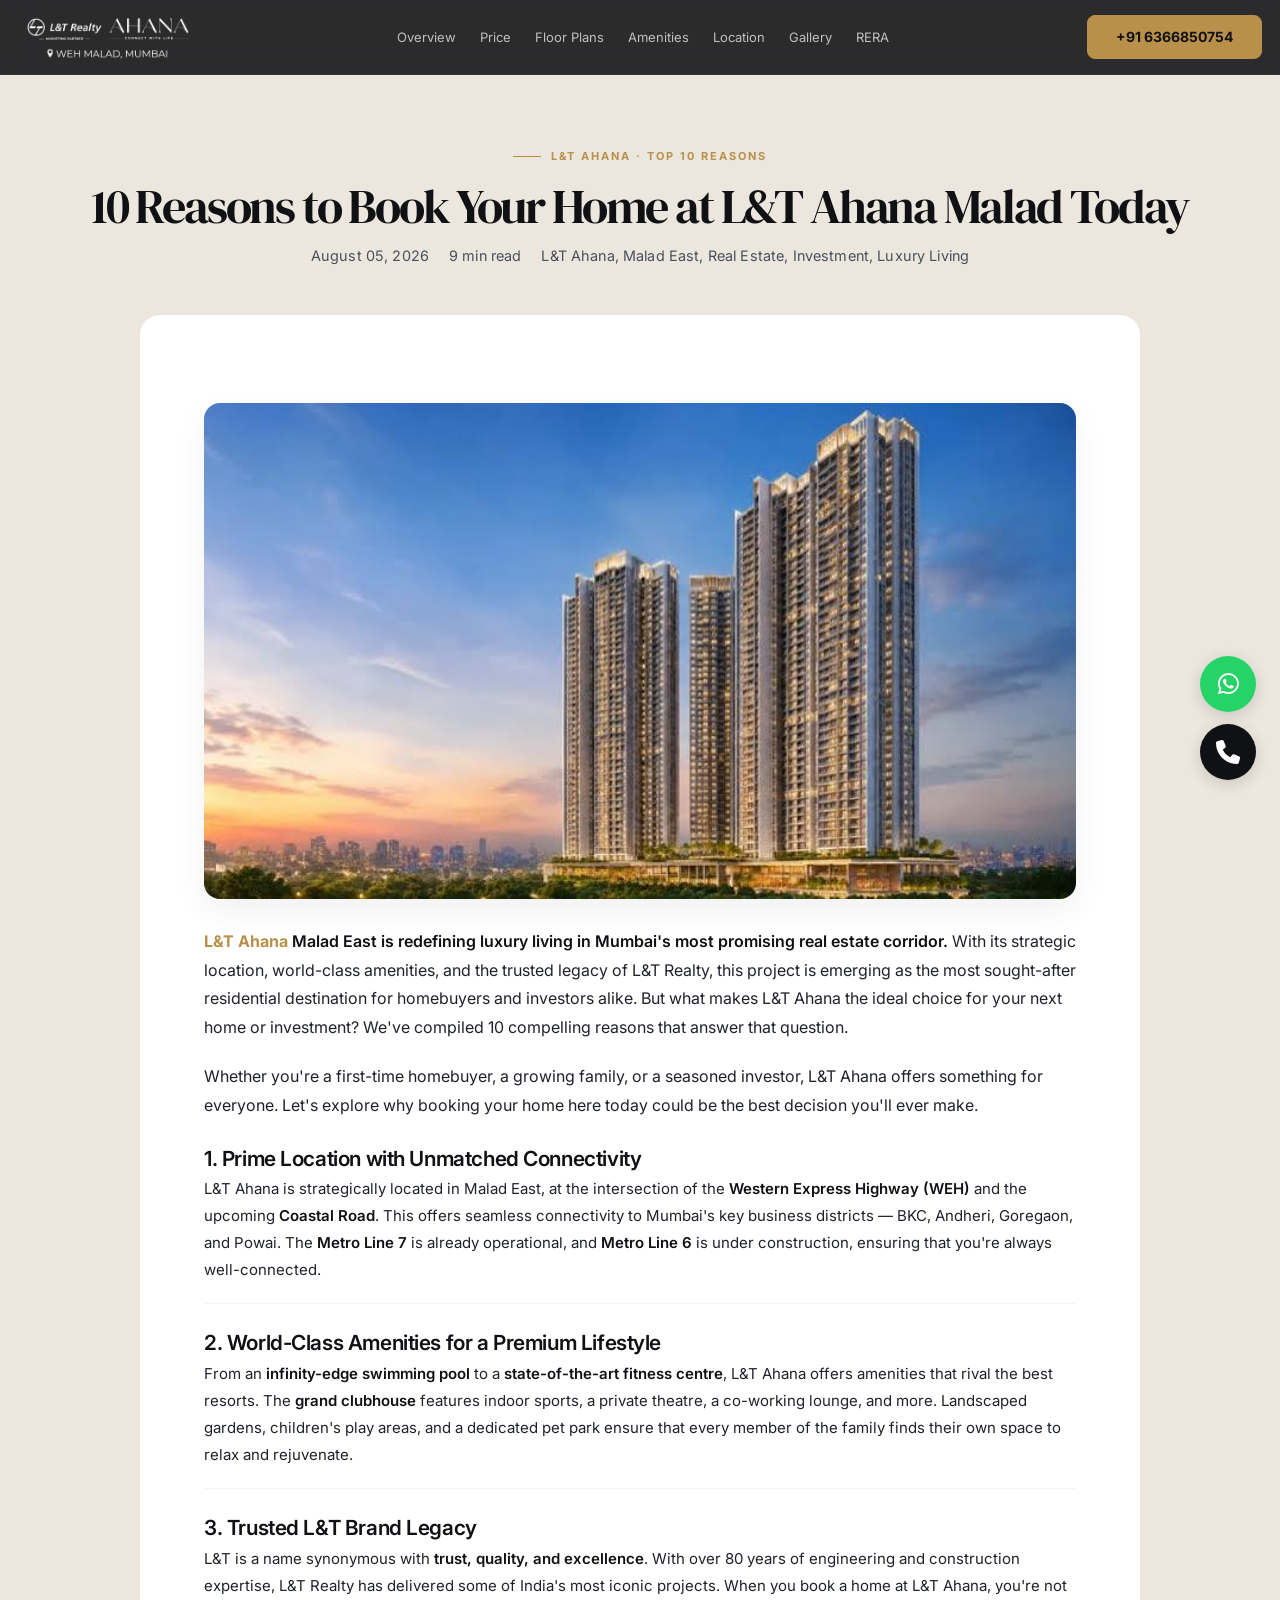
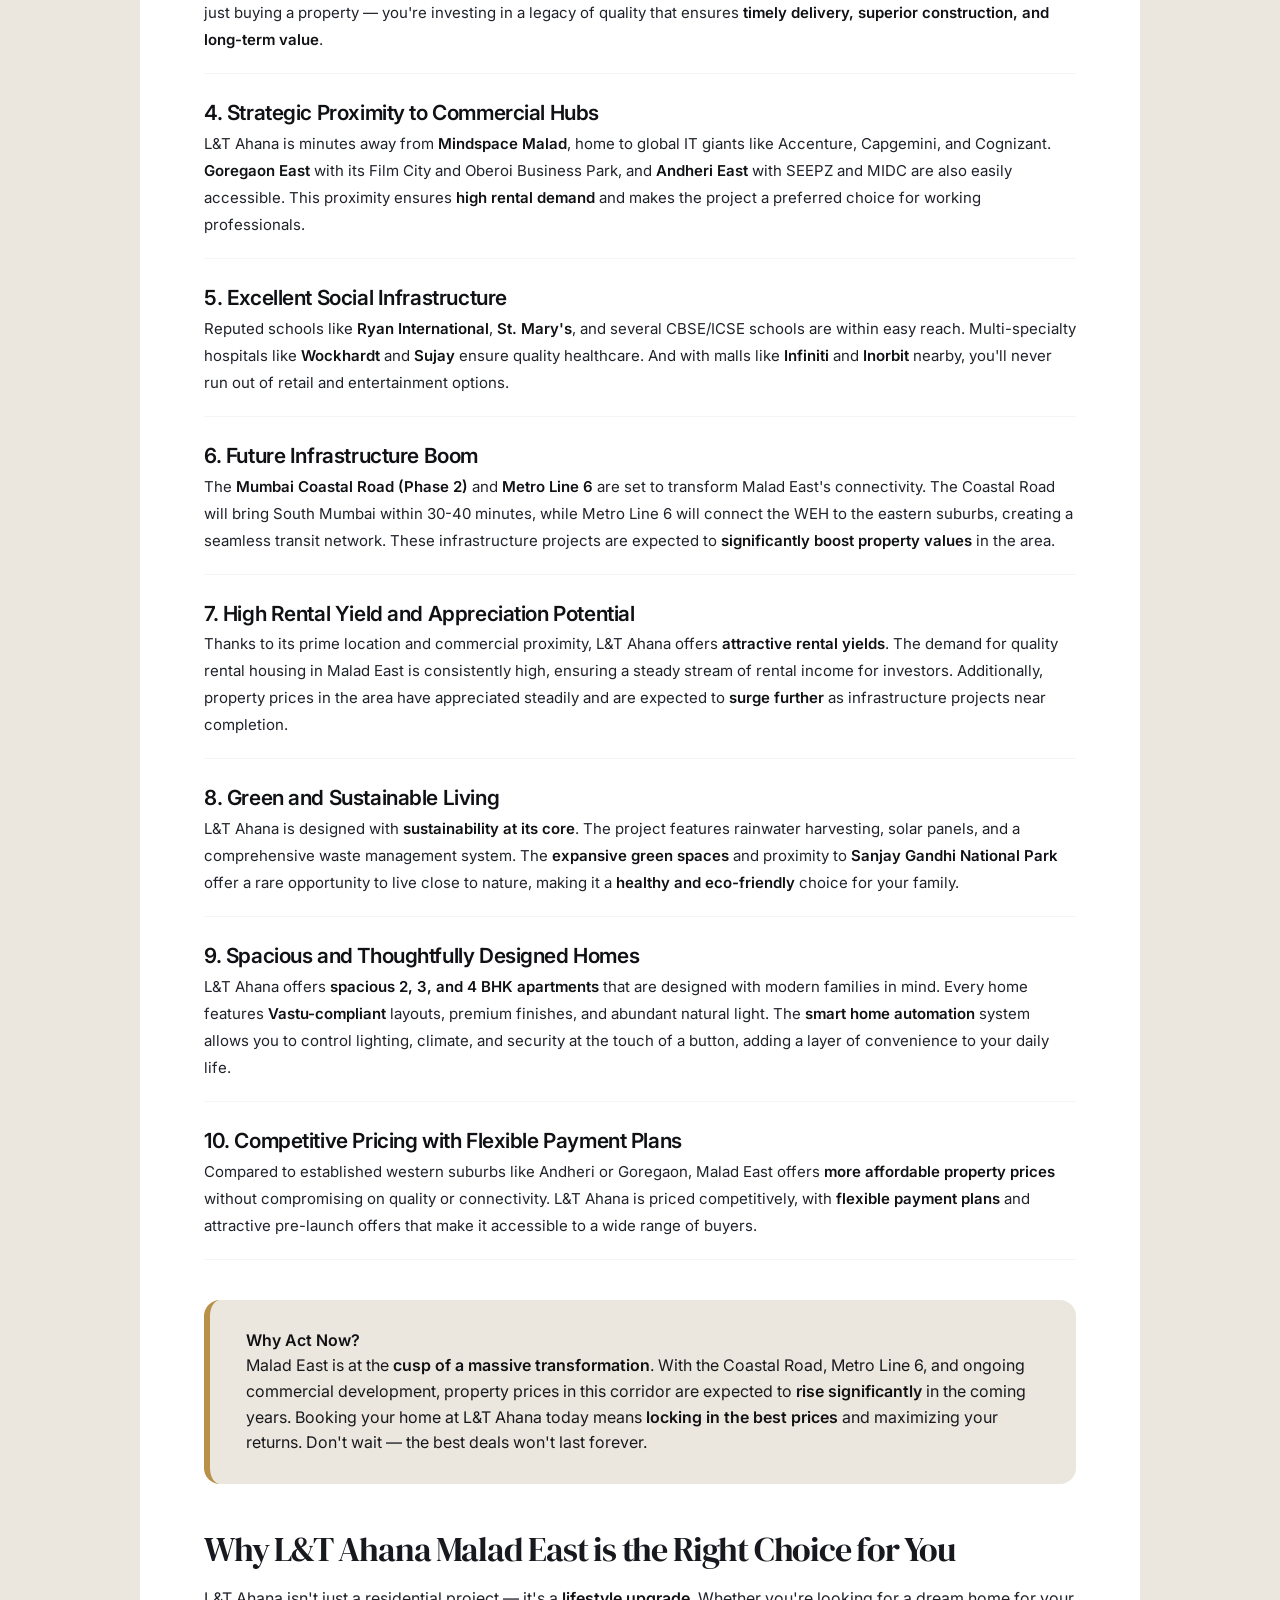
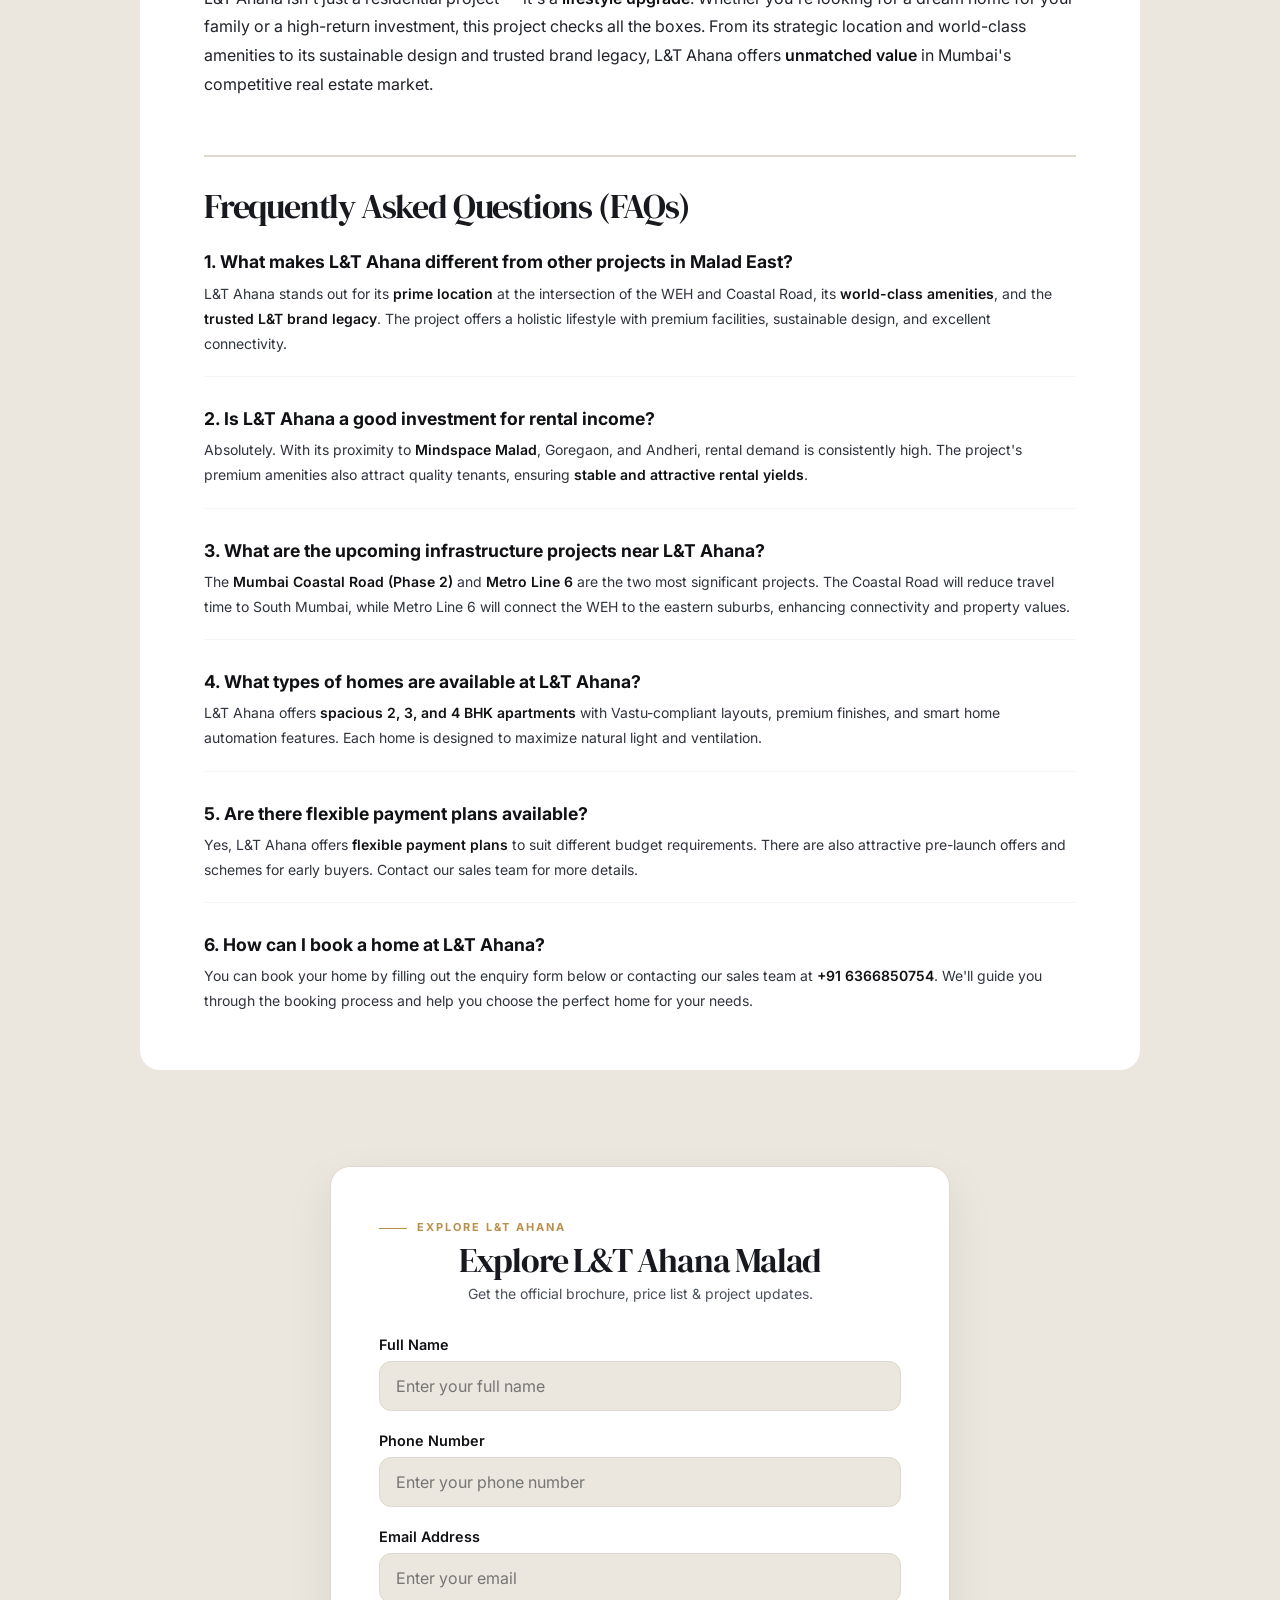
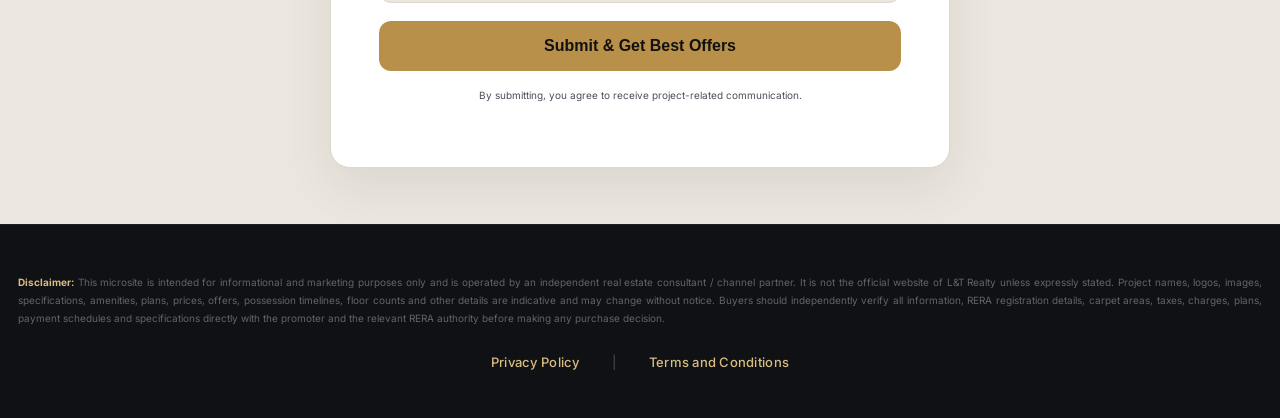
<file: 10-reasons-book-home-lt-ahana-malad.html>
<!DOCTYPE html>
<html lang="en">
<head>
    <meta charset="UTF-8" />
    <meta name="viewport" content="width=device-width, initial-scale=1.0" />
    <title>10 Reasons to Book Your Home at L&amp;T Ahana Malad Today | L&amp;T Ahana</title>
    <meta name="description" content="Discover 10 compelling reasons to book your home at L&amp;T Ahana Malad today. From prime location to world-class amenities, find out why this is Mumbai's best investment." />
    <meta name="keywords" content="L&amp;T Malad, L&amp;T Ahana, L&amp;T Ahana Malad, book home Mumbai, reasons to buy L&amp;T Ahana, real estate investment Mumbai, Malad East property, L&amp;T Realty, luxury homes Mumbai, Western Express Highway property, Mumbai real estate, L&amp;T Ahana review" />
    <link rel="canonical" href="https://www.landtmaladeast.com/10-reasons-book-home-lt-ahana-malad.html" />
    <meta name="robots" content="index, follow" />
    <meta name="theme-color" content="#101114" />
    <link rel="icon" href="downloadfev.png" type="image/png" />

    <!-- Open Graph -->
    <meta property="og:title" content="10 Reasons to Book Your Home at L&amp;T Ahana Malad Today" />
    <meta property="og:description" content="Discover 10 compelling reasons to book your home at L&amp;T Ahana Malad today. From prime location to world-class amenities, find out why this is Mumbai's best investment." />
    <meta property="og:image" content="https://www.landtmaladeast.com/lnt-malad.png" />
    <meta property="og:url" content="https://www.landtmaladeast.com/10-reasons-book-home-lt-ahana-malad.html" />
    <meta name="twitter:card" content="summary_large_image" />

    <!-- JSON-LD Schema -->
    <script type="application/ld+json">
        {
            "@context": "https://schema.org",
            "@type": "BlogPosting",
            "headline": "10 Reasons to Book Your Home at L&T Ahana Malad Today",
            "description": "Discover 10 compelling reasons to book your home at L&T Ahana Malad today. From prime location to world-class amenities, find out why this is Mumbai's best investment.",
            "image": "https://www.landtmaladeast.com/lnt-malad.png",
            "author": {
                "@type": "Organization",
                "name": "L&T Malad East"
            },
            "datePublished": "2026-08-05",
            "dateModified": "2026-08-06",
            "publisher": {
                "@type": "Organization",
                "name": "L&T Realty",
                "logo": {
                    "@type": "ImageObject",
                    "url": "https://www.landtmaladeast.com/malad%20logo%20(1).png"
                }
            }
        }
    </script>

    <!-- Fonts & Icons -->
    <link rel="preconnect" href="https://fonts.googleapis.com" />
    <link rel="preconnect" href="https://fonts.gstatic.com" crossorigin />
    <link rel="stylesheet" href="https://cdnjs.cloudflare.com/ajax/libs/font-awesome/6.5.2/css/all.min.css" />
    <link href="https://fonts.googleapis.com/css2?family=Inter:wght@400;500;600;700;800&family=DM+Serif+Display&display=swap" rel="stylesheet" />

    <style>
        :root {
            --black: #101114;
            --ink: #17191e;
            --white: #fff;
            --cream: #ece7de;
            --grey: #4a4f5a;
            --line: #ded8cd;
            --gold: #b89049;
            --gold2: #d8bd81;
            --max: 1260px;
            --shadow: 0 18px 48px rgba(16, 17, 20, .08);
        }

        * {
            box-sizing: border-box;
            margin: 0;
            padding: 0;
        }

        html {
            scroll-behavior: smooth;
        }

        body {
            font-family: 'Inter', sans-serif;
            background: var(--cream);
            color: var(--ink);
            line-height: 1.6;
        }

        a {
            text-decoration: none;
            color: inherit;
        }
        img {
            max-width: 100%;
            display: block;
        }

        .container {
            max-width: var(--max);
            margin: 0 auto;
            padding: 0 8px;
        }

        .serif,
        h1,
        h2,
        h3 {
            font-family: "DM Serif Display", serif;
            font-weight: 400;
            line-height: 1.05;
        }

        h1 {
            font-size: clamp(36px, 7.4vw, 48px);
            letter-spacing: -0.045em;
        }

        h2 {
            font-size: clamp(24px, 4.5vw, 34px);
            letter-spacing: -0.035em;
            margin-top: 48px;
            margin-bottom: 16px;
        }

        h3 {
            font-size: 22px;
            font-family: 'Inter', sans-serif;
            font-weight: 600;
            letter-spacing: -0.02em;
        }

        p {
            margin: 0 0 20px;
            color: #2a2d34;
        }

        .eyebrow {
            display: inline-flex;
            align-items: center;
            gap: 10px;
            font-size: 11px;
            font-weight: 700;
            letter-spacing: .18em;
            text-transform: uppercase;
            color: var(--gold);
        }

        .eyebrow:before {
            content: "";
            width: 28px;
            height: 1px;
            background: currentColor;
        }

        .btn {
            min-height: 44px;
            padding: 0 28px;
            border: 1px solid transparent;
            display: inline-flex;
            align-items: center;
            justify-content: center;
            gap: 10px;
            cursor: pointer;
            font-weight: 700;
            transition: .25s;
            border-radius: 8px;
            width: fit-content;
            font-size: 14px;
        }

        .btn-gold {
            background: var(--gold);
            color: #111;
            border: 1px solid var(--gold);
        }

        .btn-gold:hover {
            background: var(--gold2);
            border-color: var(--gold2);
            transform: translateY(-2px);
            box-shadow: 0 10px 24px rgba(184, 144, 73, 0.2);
        }

        .btn-outline-light {
            border-color: rgba(255, 255, 255, .3);
            color: #fff;
            background: rgba(255, 255, 255, .04);
        }

        .section {
            padding: 60px 0;
        }

        /* ----- HEADER ----- */
        .header {
            position: sticky;
            top: 0;
            left: 0;
            right: 0;
            z-index: 60;
            background: rgba(16, 17, 20, .88);
            backdrop-filter: blur(18px);
            border-bottom: 1px solid rgba(255, 255, 255, .06);
        }

        .nav {
            height: 74px;
            display: flex;
            align-items: center;
            justify-content: space-between;
            color: white;
        }

        .brand img {
            width: 180px;
            height: auto;
        }

        .navlinks {
            display: flex;
            gap: 24px;
            font-size: 13px;
            color: rgba(255, 255, 255, .7);
        }

        .navlinks a:hover {
            color: #fff;
        }

        .navactions {
            display: flex;
            gap: 8px;
        }

        .hamburger {
            display: none;
            background: none;
            border: none;
            padding: 5px;
            cursor: pointer;
            width: 40px;
            height: 40px;
            flex-direction: column;
            justify-content: center;
            gap: 5px;
            z-index: 1001;
            margin-left: auto;
            order: 2;
        }

        .hamburger span {
            display: block;
            width: 26px;
            height: 2px;
            background: white;
            transition: 0.3s ease;
        }

        /* ----- BLOG ARTICLE (clean, premium) ----- */
        .blog-article {
            padding: 64px 0 40px;
            background: var(--cream);
        }

        .blog-header {
            text-align: center;
            margin-bottom: 48px;
        }

        .blog-header h1 {
            color: var(--black);
            margin: 16px 0 12px;
        }

        .blog-header .meta {
            color: var(--grey);
            font-size: 0.9rem;
            display: flex;
            flex-wrap: wrap;
            justify-content: center;
            gap: 20px;
            letter-spacing: 0.01em;
        }

        .blog-content {
            max-width: 1000px;
            margin: 0 auto;
            background: #fff;
            padding: 56px 64px;
            border-radius: 20px;
        }

        .blog-content p {
            font-size: 16px;
            line-height: 1.8;
            color: #1f2229;
        }

        .blog-content strong {
            color: var(--black);
            font-weight: 600;
        }

        .blog-content ul {
            margin: 16px 0 24px 24px;
        }

        .blog-content ul li {
            list-style: disc;
            margin-bottom: 8px;
            line-height: 1.7;
            color: #1f2229;
        }

        .blog-content img {
            width: 100%;
            height: auto;
            border-radius: 16px;
            margin: 32px auto 28px;
            display: block;
            box-shadow: 0 12px 32px rgba(0, 0, 0, 0.06);
        }

        .amenity-item {
            padding: 8px 0 16px;
            border-bottom: 1px solid rgba(0, 0, 0, 0.04);
            margin-bottom: 20px;
        }

        .amenity-item:last-of-type {
            border-bottom: none;
            margin-bottom: 0;
        }

        .amenity-item h3 {
            font-size: 1.3rem;
            margin-bottom: 6px;
            color: var(--black);
            display: flex;
            align-items: center;
            gap: 10px;
        }

        .amenity-item h3 .num {
            display: none;
        }

        .amenity-item p {
            margin-bottom: 4px;
            font-size: 15px;
        }

        .amenity-item ul {
            margin: 8px 0 0 20px;
        }

        .amenity-item ul li {
            font-size: 14px;
        }

        .highlight-block {
            background: var(--cream);
            padding: 28px 36px;
            border-radius: 16px;
            margin: 40px 0 32px;
            border-left: 6px solid var(--gold);
        }

        .highlight-block strong {
            color: var(--black);
        }

        /* FAQ - clean */
        .faq-section {
            margin-top: 56px;
            padding-top: 32px;
            border-top: 2px solid var(--line);
        }

        .faq-section h2 {
            margin-top: 0;
            margin-bottom: 24px;
        }

        .faq-item {
            margin-bottom: 28px;
            padding-bottom: 20px;
            border-bottom: 1px solid rgba(0, 0, 0, 0.04);
        }

        .faq-item:last-child {
            border-bottom: none;
            margin-bottom: 0;
            padding-bottom: 0;
        }

        .faq-item h4 {
            font-size: 1.1rem;
            font-weight: 700;
            color: var(--black);
            margin-bottom: 4px;
        }

        .faq-item p {
            font-size: 14px;
            color: #2f333c;
            margin-bottom: 0;
        }

        .blog-cta {
            text-align: center;
            background: var(--cream);
            padding: 48px 32px;
            border-radius: 20px;
            margin: 56px 0 16px;
            border: 1px solid var(--line);
        }

        .blog-cta h3 {
            font-size: 1.8rem;
            font-family: "DM Serif Display", serif;
            font-weight: 400;
            color: var(--black);
            margin-bottom: 12px;
        }

        .blog-cta p {
            color: var(--grey);
            margin-bottom: 24px;
        }

        /* ---- ENQUIRY FORM (minimal) ---- */
        .enquiry-form-section {
            background: var(--cream);
            padding: 56px 0;
        }

        .form-box {
            max-width: 620px;
            margin: 0 auto;
            background: #fff;
            padding: 44px 48px;
            border-radius: 20px;
            box-shadow: var(--shadow);
            border: 1px solid var(--line);
        }

        .form-box h2 {
            text-align: center;
            margin-top: 0;
            margin-bottom: 4px;
        }

        .form-box .sub-head {
            text-align: center;
            color: var(--grey);
            margin-bottom: 28px;
            font-size: 14px;
        }

        .form-group {
            margin-bottom: 18px;
        }

        .form-group label {
            display: block;
            font-weight: 600;
            margin-bottom: 5px;
            color: var(--black);
            font-size: 0.9rem;
        }

        .form-group input {
            width: 100%;
            padding: 14px 16px;
            border: 1.5px solid var(--line);
            border-radius: 12px;
            font-size: 1rem;
            font-family: 'Inter', sans-serif;
            background: var(--cream);
            transition: 0.2s;
        }

        .form-group input:focus {
            outline: none;
            border-color: var(--gold);
            box-shadow: 0 0 0 4px rgba(184, 144, 73, 0.12);
        }

        .btn-submit {
            width: 100%;
            padding: 16px;
            background: var(--gold);
            color: #111;
            border: none;
            border-radius: 12px;
            font-weight: 800;
            font-size: 1rem;
            cursor: pointer;
            transition: 0.25s;
        }

        .btn-submit:hover {
            background: var(--gold2);
            transform: translateY(-2px);
            box-shadow: 0 8px 24px rgba(184, 144, 73, 0.25);
        }

        /* ---- FOOTER ---- */
        .footer {
            background: var(--black);
            color: rgba(255, 255, 255, .5);
            padding: 48px 0 36px;
            font-size: 12px;
            border-top: 1px solid rgba(255, 255, 255, .06);
        }

        .footer-grid {
            display: grid;
            grid-template-columns: 1.2fr .8fr .8fr .8fr;
            gap: 30px;
            padding-bottom: 28px;
            border-bottom: 1px solid rgba(255, 255, 255, .08);
            margin-bottom: 20px;
        }

        .footer h4 {
            color: white;
            font-family: 'Inter', sans-serif;
            font-size: 13px;
            margin: 0 0 10px;
            font-weight: 700;
        }

        .footer a {
            display: block;
            margin: 5px 0;
            color: rgba(255, 255, 255, .5);
            transition: color 0.2s;
        }

        .footer a:hover {
            color: var(--gold2);
        }

        .footer .btn-gold {
            margin-top: 8px;
            display: inline-block;
            padding: 0 24px;
            min-height: 38px;
            font-size: 12px;
        }

        .footer-disclaimer p {
            font-size: 10px;
            line-height: 1.8;
            color: rgba(255, 255, 255, .35);
            text-align: justify;
        }

        .footer-disclaimer strong {
            color: var(--gold2);
        }

        /* ---- DESKTOP FLOATING ICONS (Right Side) ---- */
        .desktop-float-icons {
            position: fixed;
            right: 24px;
            bottom: 120px;
            z-index: 999;
            display: flex;
            flex-direction: column;
            gap: 12px;
        }

        .desktop-float-icons a {
            display: flex;
            align-items: center;
            justify-content: center;
            width: 56px;
            height: 56px;
            border-radius: 50%;
            background: var(--black);
            color: #fff;
            font-size: 24px;
            box-shadow: 0 4px 16px rgba(0, 0, 0, 0.15);
            transition: all 0.3s ease;
            text-decoration: none;
        }

        .desktop-float-icons a:hover {
            transform: scale(1.1);
            box-shadow: 0 8px 24px rgba(0, 0, 0, 0.25);
        }

        .desktop-float-icons .whatsapp-float {
            background: #25D366;
        }

        .desktop-float-icons .call-float {
            background: var(--black);
        }

        .desktop-float-icons .whatsapp-float:hover {
            background: #1da851;
        }

        .desktop-float-icons .call-float:hover {
            background: var(--black);
        }

        /* Hide desktop icons on mobile */
        @media (max-width: 768px) {
            .desktop-float-icons {
                display: none !important;
            }
        }

        /* ---- MOBILE BOTTOM BAR ---- */
        .mobilebar {
            display: none;
        }

        @media (max-width: 768px) {
            .mobilebar {
                display: grid;
                position: fixed;
                grid-template-columns: 1fr 1fr 1fr;
                left: 0;
                right: 0;
                bottom: 0;
                z-index: 80;
                background: var(--black);
                box-shadow: 0 15px 40px rgba(0, 0, 0, .32);
                padding: 4px 0;
            }
            .mobilebar button {
                border: 0;
                background: green;
                color: #fff;
                padding: 12px 6px;
                font-size: 11px;
                font-weight: 800;
                cursor: pointer;
                border-radius: 0;
            }
            .mobilebar .call {
                border: 0;
                background: var(--black);
                text-align: center;
                color: #fff;
                padding: 12px 6px;
                font-size: 11px;
                font-weight: 800;
                cursor: pointer;
                text-decoration: none;
                display: flex;
                align-items: center;
                justify-content: center;
                gap: 6px;
            }
            .mobilebar .whats {
                border: 0;
                background: #25D366;
                text-align: center;
                color: #fff;
                padding: 12px 6px;
                font-size: 11px;
                font-weight: 800;
                cursor: pointer;
                text-decoration: none;
                display: flex;
                align-items: center;
                justify-content: center;
                gap: 6px;
            }
            .mobilebar .brochure {
                background: var(--gold);
                color: #111;
                display: flex;
                align-items: center;
                justify-content: center;
                gap: 6px;
            }

            .hamburger {
                display: flex;
            }

            .navlinks {
                display: none;
                position: absolute;
                top: 100%;
                left: 0;
                width: 100%;
                background: #fff;
                flex-direction: column;
                padding: 16px 0;
                box-shadow: 0 12px 30px rgba(0, 0, 0, 0.1);
                z-index: 1000;
                color: var(--black);
            }

            .navlinks.active {
                display: flex;
            }
            .navlinks a {
                width: 100%;
                padding: 12px 24px;
                border-bottom: 1px solid #eee;
                color: var(--black);
            }

            .hamburger.active span:nth-child(1) {
                transform: translateY(7px) rotate(45deg);
            }
            .hamburger.active span:nth-child(2) {
                opacity: 0;
            }
            .hamburger.active span:nth-child(3) {
                transform: translateY(-7px) rotate(-45deg);
            }

            .blog-content {
                padding: 32px 24px;
            }
            .blog-header h1 {
                font-size: 2rem;
            }

            .form-box {
                padding: 28px 20px;
            }
            .footer-grid {
                grid-template-columns: 1fr;
            }
            .brand img {
                width: 140px;
            }

            .navactions .btn-gold {
                display: none;
            }

            body {
                padding-bottom: 50px;
            }
        }

        @media (max-width: 480px) {
            .blog-content {
                padding: 0 16px;
            }
            .highlight-block {
                padding: 20px;
            }
            .blog-cta {
                padding: 28px 16px;
            }
            .blog-cta h3 {
                font-size: 1.4rem;
            }
        }

        .policy-links {
            margin-top: 16px;
            display: flex;
            gap: 32px;
            justify-content: center;
            align-items: center;
            flex-wrap: wrap;
        }

        .policy-links a {
            color: var(--gold2);
            font-size: 13px;
            font-weight: 500;
            letter-spacing: 0.02em;
            transition: color 0.3s ease, border-bottom-color 0.3s ease;
            border-bottom: 2px solid transparent;
            padding-bottom: 2px;
        }

        .policy-links a:hover {
            color: #ffffff;
            border-bottom-color: var(--gold2);
        }

        .policy-links a:not(:last-child)::after {
            content: "|";
            color: rgba(255, 255, 255, 0.2);
            margin-left: 32px;
            pointer-events: none;
        }

        @media (max-width: 480px) {
            .policy-links {
                gap: 16px;
            }
            .policy-links a {
                font-size: 12px;
            }
            .policy-links a:not(:last-child)::after {
                margin-left: 16px;
            }
        }
    </style>
</head>
<body>

    <!-- DESKTOP FLOATING ICONS (WhatsApp & Call) -->
    <div class="desktop-float-icons">
        <a href="https://wa.me/916366850754?text=Hi%2C%20I%20am%20interested%20in%20L%26T%20Ahana%20Malad%20East" class="whatsapp-float" aria-label="WhatsApp" target="_blank">
            <i class="fa-brands fa-whatsapp"></i>
        </a>
        <a href="tel:+916366850754" class="call-float" aria-label="Call">
            <i class="fa-solid fa-phone"></i>
        </a>
    </div>

    <header class="header">
        <div class="container nav">
            <!-- Logo with link to homepage -->
            <a class="brand" href="https://www.landtmaladeast.com/"><img src="malad logo (1).png" alt="L&T Malad East" /></a>
            <div id="navlinks" class="navlinks">
                <a href="https://www.landtmaladeast.com/#overview">Overview</a>
                <a href="https://www.landtmaladeast.com/#price">Price</a>
                <a href="https://www.landtmaladeast.com/#floorplans">Floor Plans</a>
                <a href="https://www.landtmaladeast.com/#amenities">Amenities</a>
                <a href="https://www.landtmaladeast.com/#location">Location</a>
                <a href="https://www.landtmaladeast.com/#gallery">Gallery</a>
                <a href="https://www.landtmaladeast.com/#rera">RERA</a>
            </div>
            <button class="hamburger" id="hamburger" aria-label="Open menu">
                <span></span><span></span><span></span>
            </button>
            <div class="navactions">
                <a class="btn btn-gold" href="tel:+916366850754">+91 6366850754</a>
            </div>
        </div>
    </header>

    <section class="blog-article">
        <div class="container">
            <div class="blog-header">
                <div class="eyebrow">L&T Ahana · Top 10 Reasons</div>
                <h1>10 Reasons to Book Your Home at L&amp;T Ahana Malad Today</h1>
                <div class="meta">
                    <span>August 05, 2026</span>
                    <span>9 min read</span>
                    <span>L&amp;T Ahana, Malad East, Real Estate, Investment, Luxury Living</span>
                </div>
            </div>

            <div class="blog-content">
                <!-- Featured Image -->
                <img src="images/image-2.jpg" alt="L&amp;T Ahana Malad East luxury residential project" loading="lazy" />

                <p><strong><a href="https://www.landtmaladeast.com/" target="_blank" style="font-weight:700; color:var(--gold);">L&amp;T Ahana</a> Malad East is redefining luxury living in Mumbai's most promising real estate corridor.</strong> With its strategic location, world-class amenities, and the trusted legacy of L&amp;T Realty, this project is emerging as the most sought-after residential destination for homebuyers and investors alike. But what makes L&amp;T Ahana the ideal choice for your next home or investment? We've compiled 10 compelling reasons that answer that question.</p>

                <p>Whether you're a first-time homebuyer, a growing family, or a seasoned investor, L&amp;T Ahana offers something for everyone. Let's explore why booking your home here today could be the best decision you'll ever make.</p>

                <!-- REASON 1 -->
                <div class="amenity-item">
                    <h3>1. Prime Location with Unmatched Connectivity</h3>
                    <p>L&amp;T Ahana is strategically located in Malad East, at the intersection of the <strong>Western Express Highway (WEH)</strong> and the upcoming <strong>Coastal Road</strong>. This offers seamless connectivity to Mumbai's key business districts — BKC, Andheri, Goregaon, and Powai. The <strong>Metro Line 7</strong> is already operational, and <strong>Metro Line 6</strong> is under construction, ensuring that you're always well-connected.</p>
                </div>

                <!-- REASON 2 -->
                <div class="amenity-item">
                    <h3>2. World-Class Amenities for a Premium Lifestyle</h3>
                    <p>From an <strong>infinity-edge swimming pool</strong> to a <strong>state-of-the-art fitness centre</strong>, L&amp;T Ahana offers amenities that rival the best resorts. The <strong>grand clubhouse</strong> features indoor sports, a private theatre, a co-working lounge, and more. Landscaped gardens, children's play areas, and a dedicated pet park ensure that every member of the family finds their own space to relax and rejuvenate.</p>
                </div>

                <!-- REASON 3 -->
                <div class="amenity-item">
                    <h3>3. Trusted L&amp;T Brand Legacy</h3>
                    <p>L&amp;T is a name synonymous with <strong>trust, quality, and excellence</strong>. With over 80 years of engineering and construction expertise, L&amp;T Realty has delivered some of India's most iconic projects. When you book a home at L&amp;T Ahana, you're not just buying a property — you're investing in a legacy of quality that ensures <strong>timely delivery, superior construction, and long-term value</strong>.</p>
                </div>

                <!-- REASON 4 -->
                <div class="amenity-item">
                    <h3>4. Strategic Proximity to Commercial Hubs</h3>
                    <p>L&amp;T Ahana is minutes away from <strong>Mindspace Malad</strong>, home to global IT giants like Accenture, Capgemini, and Cognizant. <strong>Goregaon East</strong> with its Film City and Oberoi Business Park, and <strong>Andheri East</strong> with SEEPZ and MIDC are also easily accessible. This proximity ensures <strong>high rental demand</strong> and makes the project a preferred choice for working professionals.</p>
                </div>

                <!-- REASON 5 -->
                <div class="amenity-item">
                    <h3>5. Excellent Social Infrastructure</h3>
                    <p>Reputed schools like <strong>Ryan International</strong>, <strong>St. Mary's</strong>, and several CBSE/ICSE schools are within easy reach. Multi-specialty hospitals like <strong>Wockhardt</strong> and <strong>Sujay</strong> ensure quality healthcare. And with malls like <strong>Infiniti</strong> and <strong>Inorbit</strong> nearby, you'll never run out of retail and entertainment options.</p>
                </div>

                <!-- REASON 6 -->
                <div class="amenity-item">
                    <h3>6. Future Infrastructure Boom</h3>
                    <p>The <strong>Mumbai Coastal Road (Phase 2)</strong> and <strong>Metro Line 6</strong> are set to transform Malad East's connectivity. The Coastal Road will bring South Mumbai within 30-40 minutes, while Metro Line 6 will connect the WEH to the eastern suburbs, creating a seamless transit network. These infrastructure projects are expected to <strong>significantly boost property values</strong> in the area.</p>
                </div>

                <!-- REASON 7 -->
                <div class="amenity-item">
                    <h3>7. High Rental Yield and Appreciation Potential</h3>
                    <p>Thanks to its prime location and commercial proximity, L&amp;T Ahana offers <strong>attractive rental yields</strong>. The demand for quality rental housing in Malad East is consistently high, ensuring a steady stream of rental income for investors. Additionally, property prices in the area have appreciated steadily and are expected to <strong>surge further</strong> as infrastructure projects near completion.</p>
                </div>

                <!-- REASON 8 -->
                <div class="amenity-item">
                    <h3>8. Green and Sustainable Living</h3>
                    <p>L&amp;T Ahana is designed with <strong>sustainability at its core</strong>. The project features rainwater harvesting, solar panels, and a comprehensive waste management system. The <strong>expansive green spaces</strong> and proximity to <strong>Sanjay Gandhi National Park</strong> offer a rare opportunity to live close to nature, making it a <strong>healthy and eco-friendly</strong> choice for your family.</p>
                </div>

                <!-- REASON 9 -->
                <div class="amenity-item">
                    <h3>9. Spacious and Thoughtfully Designed Homes</h3>
                    <p>L&amp;T Ahana offers <strong>spacious 2, 3, and 4 BHK apartments</strong> that are designed with modern families in mind. Every home features <strong>Vastu-compliant</strong> layouts, premium finishes, and abundant natural light. The <strong>smart home automation</strong> system allows you to control lighting, climate, and security at the touch of a button, adding a layer of convenience to your daily life.</p>
                </div>

                <!-- REASON 10 -->
                <div class="amenity-item">
                    <h3>10. Competitive Pricing with Flexible Payment Plans</h3>
                    <p>Compared to established western suburbs like Andheri or Goregaon, Malad East offers <strong>more affordable property prices</strong> without compromising on quality or connectivity. L&amp;T Ahana is priced competitively, with <strong>flexible payment plans</strong> and attractive pre-launch offers that make it accessible to a wide range of buyers.</p>
                </div>

                <!-- Highlight Box -->
                <div class="highlight-block">
                    <strong>Why Act Now?</strong><br />
                    Malad East is at the <strong>cusp of a massive transformation</strong>. With the Coastal Road, Metro Line 6, and ongoing commercial development, property prices in this corridor are expected to <strong>rise significantly</strong> in the coming years. Booking your home at L&amp;T Ahana today means <strong>locking in the best prices</strong> and maximizing your returns. Don't wait — the best deals won't last forever.
                </div>

                <h2>Why L&amp;T Ahana Malad East is the Right Choice for You</h2>
                <p>L&amp;T Ahana isn't just a residential project — it's a <strong>lifestyle upgrade</strong>. Whether you're looking for a dream home for your family or a high-return investment, this project checks all the boxes. From its strategic location and world-class amenities to its sustainable design and trusted brand legacy, L&amp;T Ahana offers <strong>unmatched value</strong> in Mumbai's competitive real estate market.</p>

                <!-- FAQ Section -->
                <div class="faq-section">
                    <h2>Frequently Asked Questions (FAQs)</h2>

                    <div class="faq-item">
                        <h4>1. What makes L&amp;T Ahana different from other projects in Malad East?</h4>
                        <p>L&amp;T Ahana stands out for its <strong>prime location</strong> at the intersection of the WEH and Coastal Road, its <strong>world-class amenities</strong>, and the <strong>trusted L&amp;T brand legacy</strong>. The project offers a holistic lifestyle with premium facilities, sustainable design, and excellent connectivity.</p>
                    </div>

                    <div class="faq-item">
                        <h4>2. Is L&amp;T Ahana a good investment for rental income?</h4>
                        <p>Absolutely. With its proximity to <strong>Mindspace Malad</strong>, Goregaon, and Andheri, rental demand is consistently high. The project's premium amenities also attract quality tenants, ensuring <strong>stable and attractive rental yields</strong>.</p>
                    </div>

                    <div class="faq-item">
                        <h4>3. What are the upcoming infrastructure projects near L&amp;T Ahana?</h4>
                        <p>The <strong>Mumbai Coastal Road (Phase 2)</strong> and <strong>Metro Line 6</strong> are the two most significant projects. The Coastal Road will reduce travel time to South Mumbai, while Metro Line 6 will connect the WEH to the eastern suburbs, enhancing connectivity and property values.</p>
                    </div>

                    <div class="faq-item">
                        <h4>4. What types of homes are available at L&amp;T Ahana?</h4>
                        <p>L&amp;T Ahana offers <strong>spacious 2, 3, and 4 BHK apartments</strong> with Vastu-compliant layouts, premium finishes, and smart home automation features. Each home is designed to maximize natural light and ventilation.</p>
                    </div>

                    <div class="faq-item">
                        <h4>5. Are there flexible payment plans available?</h4>
                        <p>Yes, L&amp;T Ahana offers <strong>flexible payment plans</strong> to suit different budget requirements. There are also attractive pre-launch offers and schemes for early buyers. Contact our sales team for more details.</p>
                    </div>

                    <div class="faq-item">
                        <h4>6. How can I book a home at L&amp;T Ahana?</h4>
                        <p>You can book your home by filling out the enquiry form below or contacting our sales team at <strong>+91 6366850754</strong>. We'll guide you through the booking process and help you choose the perfect home for your needs.</p>
                    </div>
                </div>

            </div>
        </div>
    </section>

    <!-- ENQUIRY FORM -->
    <section id="enquiry-form" class="enquiry-form-section">
        <div class="container">
            <div class="form-box">
                <div class="eyebrow" style="justify-content:center; margin-bottom:6px;">Explore L&T Ahana</div>
                <h2>Explore L&amp;T Ahana Malad</h2>
                <p class="sub-head">Get the official brochure, price list &amp; project updates.</p>
                <form id="blog-enquiry-form" action="send-email.php" method="POST">
                    <input type="hidden" name="project" value="L&amp;T Ahana - 10 Reasons Blog" />
                    <div class="form-group">
                        <label for="name">Full Name</label>
                        <input type="text" id="name" name="name" placeholder="Enter your full name" required />
                    </div>
                    <div class="form-group">
                        <label for="phone">Phone Number</label>
                        <input type="tel" id="phone" name="phone_number" placeholder="Enter your phone number" required />
                    </div>
                    <div class="form-group">
                        <label for="email">Email Address</label>
                        <input type="email" id="email" name="email" placeholder="Enter your email" required />
                    </div>
                    <button type="submit" class="btn-submit">Submit &amp; Get Best Offers</button>
                </form>
                <p style="font-size:10px; color:var(--grey); margin-top:16px; text-align:center;">By submitting, you agree to receive project-related communication.</p>
            </div>
        </div>
    </section>

    <!-- FOOTER -->
    <footer class="footer">
        <div class="container">
            <div class="footer-disclaimer">
                <p><strong>Disclaimer:</strong> This microsite is intended for informational and marketing purposes only and is operated by an independent real estate consultant / channel partner. It is not the official website of L&amp;T Realty unless expressly stated. Project names, logos, images, specifications, amenities, plans, prices, offers, possession timelines, floor counts and other details are indicative and may change without notice. Buyers should independently verify all information, RERA registration details, carpet areas, taxes, charges, plans, payment schedules and specifications directly with the promoter and the relevant RERA authority before making any purchase decision.</p>
                <div class="policy-links">
                    <a href="privacy-policy.html">Privacy Policy</a>
                    <a href="terms-and-conditions.html">Terms and Conditions</a>
                </div>
            </div>
        </div>
    </footer>

    <!-- MOBILE BOTTOM BAR -->
    <div class="mobilebar">
        <button id="brochure-btn" class="brochure open-modal" data-title="Download L&T Ahana Brochure">
            <i class="fa-solid fa-file-arrow-down"></i> Brochure
        </button>
        <a class="call" href="tel:+916366850754">
            <i class="fa-solid fa-phone"></i> Call
        </a>
        <a class="whats" href="https://wa.me/916366850754?text=Hi%2C%20I%20am%20interested%20in%20L%26T%20Ahana%20Malad%20East">
            <i class="fa-brands fa-whatsapp"></i> WhatsApp
        </a>
    </div>

    <script>
        document.addEventListener("DOMContentLoaded", function() {
            const hamburger = document.getElementById("hamburger");
            const navlinks = document.getElementById("navlinks");

            hamburger.addEventListener("click", function() {
                hamburger.classList.toggle("active");
                navlinks.classList.toggle("active");
            });

            document.querySelectorAll("#navlinks a").forEach(function(link) {
                link.addEventListener("click", function() {
                    hamburger.classList.remove("active");
                    navlinks.classList.remove("active");
                });
            });

            const brochureBtn = document.getElementById('brochure-btn');
            if (brochureBtn) {
                brochureBtn.addEventListener('click', function(e) {
                    e.preventDefault();
                    const formSection = document.getElementById('enquiry-form');
                    if (formSection) {
                        formSection.scrollIntoView({ behavior: 'smooth' });
                    }
                });
            }
        });
    </script>

</body>
</html>
</file>
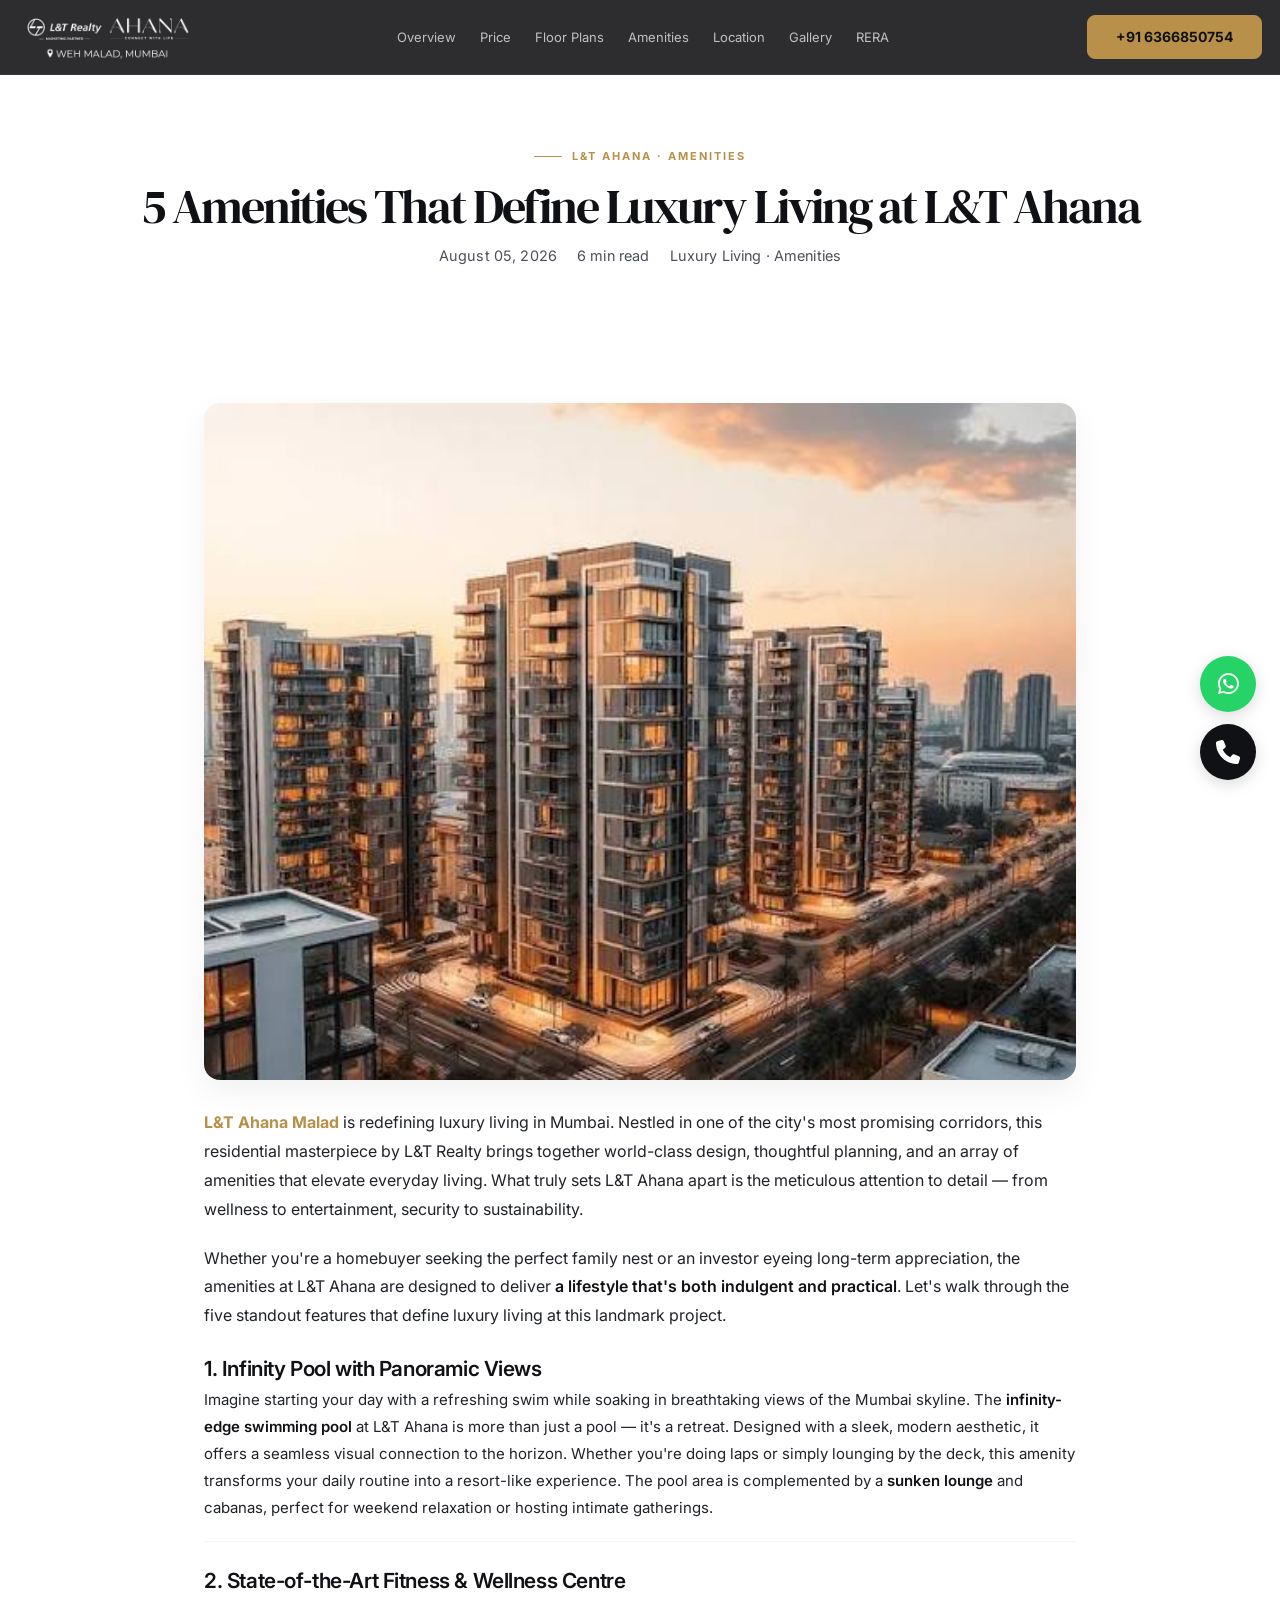
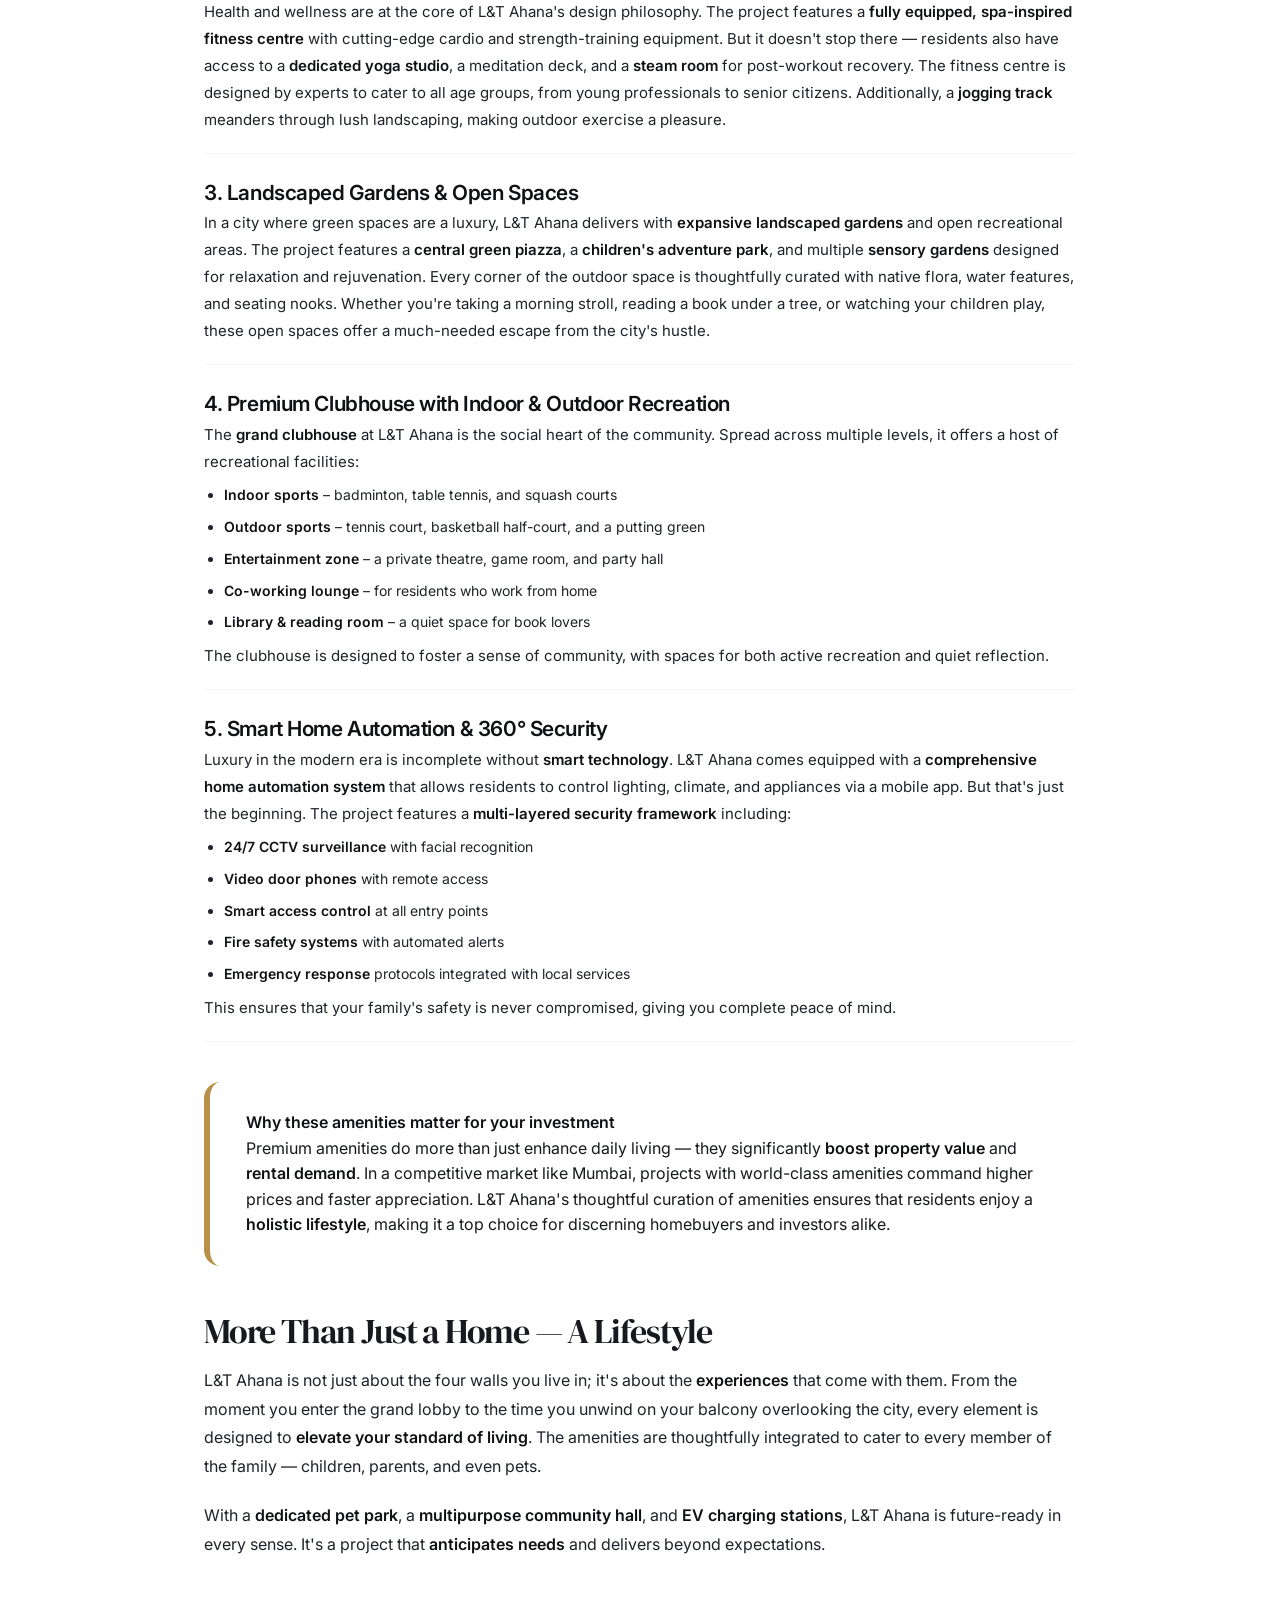
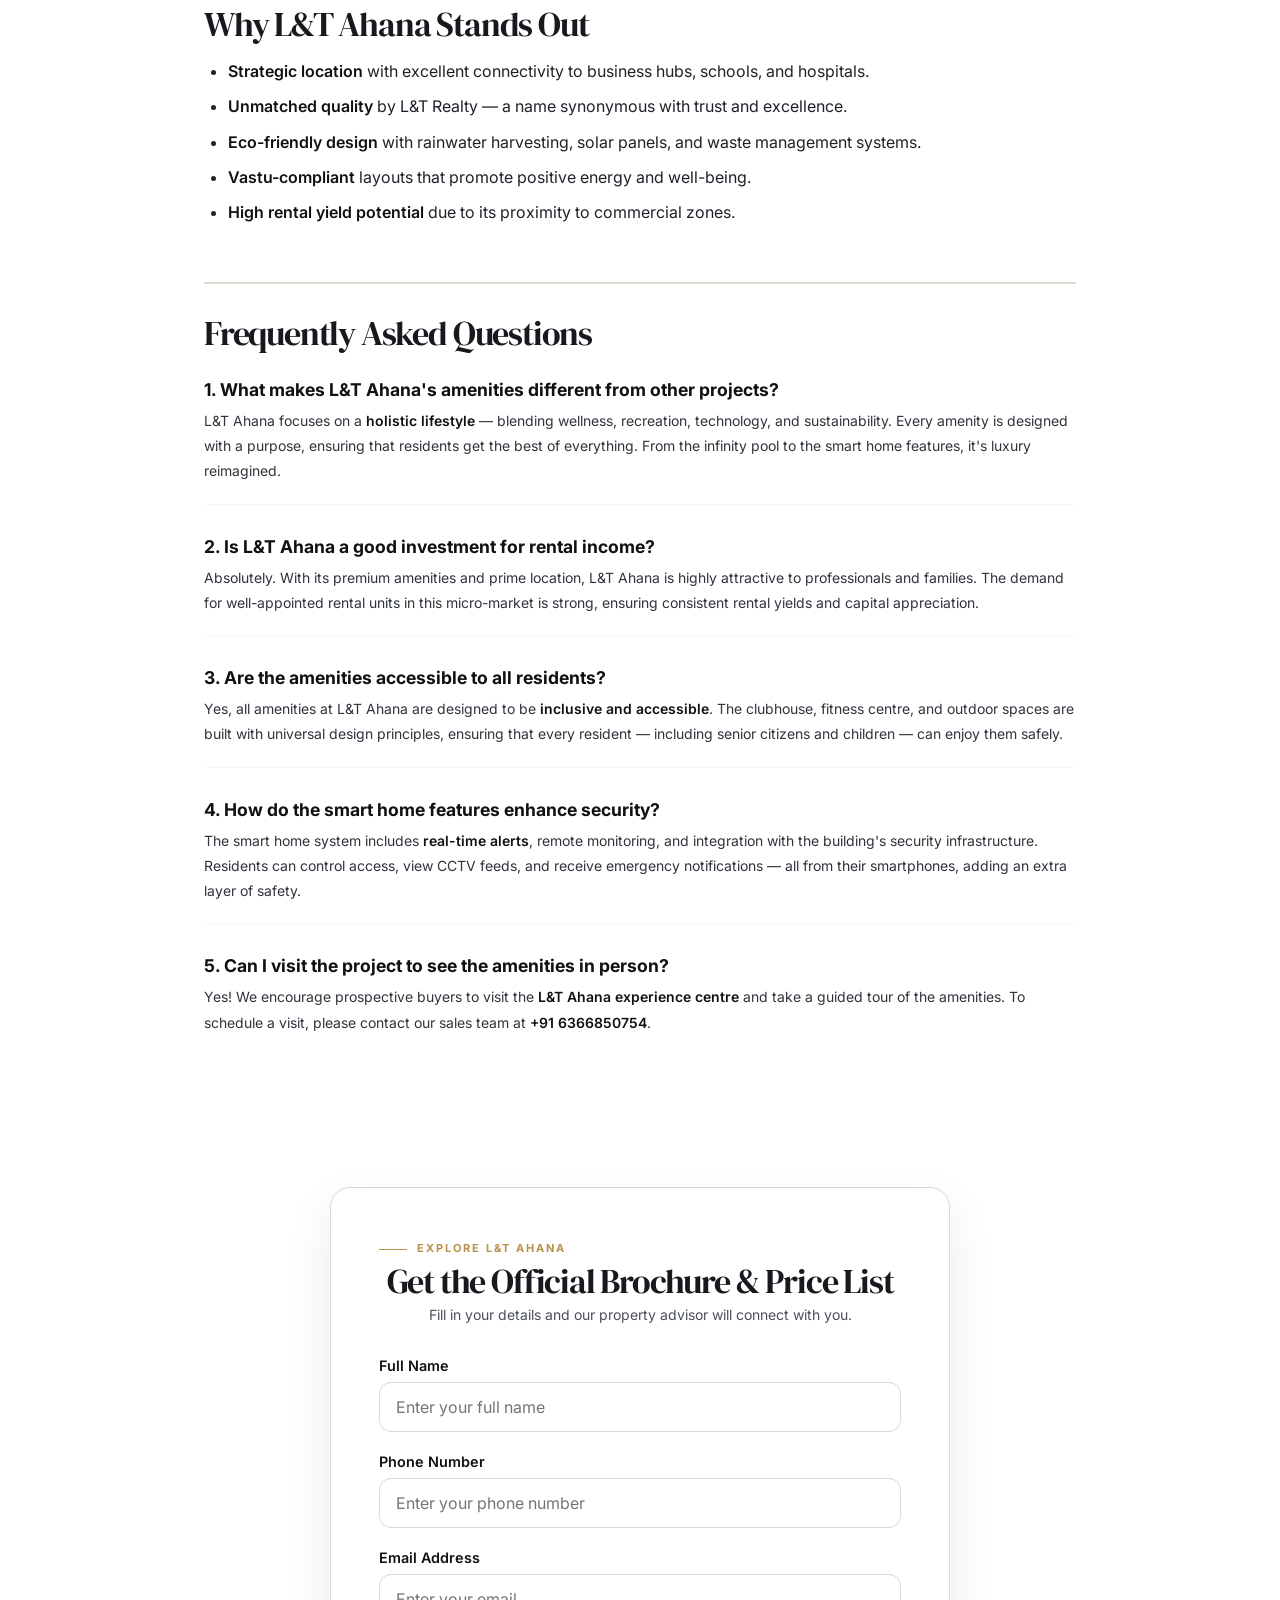
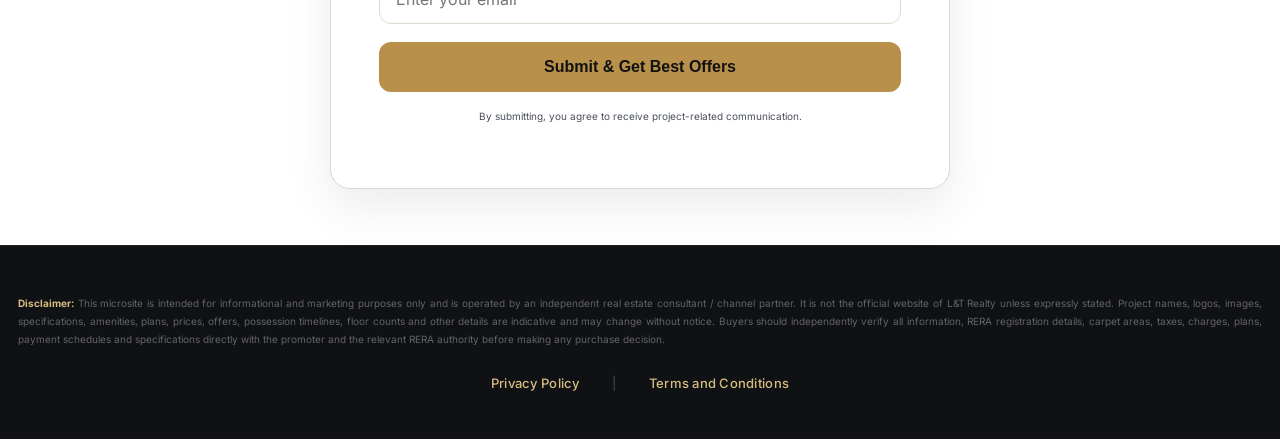
<file: 5-amenities-luxury-living-lt-ahana.html>
<!DOCTYPE html>
<html lang="en">
<head>
  <meta charset="UTF-8" />
  <meta name="viewport" content="width=device-width, initial-scale=1.0" />
  <title>5 Amenities That Define Luxury Living at L&amp;T Ahana | L&amp;T Malad East</title>
  <meta name="description" content="Discover 5 premium amenities at L&amp;T Ahana that redefine luxury living in Mumbai. From infinity pools to smart home features, explore what sets this project apart." />
  <meta name="keywords" content="L&amp;T Malad, L&amp;T Ahana, L&amp;T Ahana amenities, luxury living Mumbai, infinity pool Mumbai, smart home features, L&amp;T Realty, Malad East luxury apartments, premium amenities Mumbai" />
  <link rel="canonical" href="https://www.landtmaladeast.com/5-amenities-luxury-living-lt-ahana.html" />
  <meta name="robots" content="index, follow" />
  <meta name="theme-color" content="#101114" />
  <link rel="icon" href="downloadfev.png" type="image/png" />

  <!-- Open Graph -->
  <meta property="og:title" content="5 Amenities That Define Luxury Living at L&amp;T Ahana" />
  <meta property="og:description" content="Discover 5 premium amenities at L&amp;T Ahana that redefine luxury living in Mumbai." />
  <meta property="og:image" content="https://www.landtmaladeast.com/lnt-malad.png" />
  <meta property="og:url" content="https://www.landtmaladeast.com/5-amenities-luxury-living-lt-ahana.html" />
  <meta name="twitter:card" content="summary_large_image" />

  <!-- JSON-LD Schema -->
  <script type="application/ld+json">
    {
      "@context": "https://schema.org",
      "@type": "BlogPosting",
      "headline": "5 Amenities That Define Luxury Living at L&T Ahana",
      "description": "Discover 5 premium amenities at L&T Ahana that redefine luxury living in Mumbai. From infinity pools to smart home features, explore what sets this project apart.",
      "image": "https://www.landtmaladeast.com/lnt-malad.png",
      "author": {
        "@type": "Organization",
        "name": "L&T Malad East"
      },
      "datePublished": "2026-08-05",
      "dateModified": "2026-08-05",
      "publisher": {
        "@type": "Organization",
        "name": "L&T Realty",
        "logo": {
          "@type": "ImageObject",
          "url": "https://www.landtmaladeast.com/malad%20logo%20(1).png"
        }
      }
    }
  </script>

  <!-- Fonts & Icons -->
  <link rel="preconnect" href="https://fonts.googleapis.com" />
  <link rel="preconnect" href="https://fonts.gstatic.com" crossorigin />
  <link rel="stylesheet" href="https://cdnjs.cloudflare.com/ajax/libs/font-awesome/6.5.2/css/all.min.css" />
  <link href="https://fonts.googleapis.com/css2?family=Inter:wght@400;500;600;700;800&family=DM+Serif+Display&display=swap" rel="stylesheet" />

  <style>
    :root {
      --black: #101114;
      --ink: #17191e;
      --white: #fff;
      /* --cream: #f7f3ec; */
      --soft: #ece7de;
      --grey: #4a4f5a;
      --line: #ded8cd;
      --gold: #b89049;
      --gold2: #d8bd81;
      --max: 1260px;
      --shadow: 0 18px 48px rgba(16, 17, 20, .08);
    }

    * { box-sizing: border-box; margin: 0; padding: 0; }

    html { scroll-behavior: smooth; }

    body {
      font-family: 'Inter', sans-serif;
      background: var(--cream);
      color: var(--ink);
      line-height: 1.6;
    }

    a { text-decoration: none; color: inherit; }
    img { max-width: 100%; display: block; }

    .container {
      max-width: var(--max);
      margin: 0 auto;
      /*padding: 0 24px;*/
      padding: 0 8px;
    }

    .serif, h1, h2, h3 {
      font-family: "DM Serif Display", serif;
      font-weight: 400;
      line-height: 1.05;
    }

    h1 {
      font-size: clamp(36px, 7.4vw, 48px);
      letter-spacing: -0.045em;
    }

    h2 {
      font-size: clamp(24px, 4.5vw, 34px);
      letter-spacing: -0.035em;
      margin-top: 48px;
      margin-bottom: 16px;
    }

    h3 {
      font-size: 22px;
      font-family: 'Inter', sans-serif;
      font-weight: 600;
      letter-spacing: -0.02em;
    }

    p {
      margin: 0 0 20px;
      color: #2a2d34;
    }

    .eyebrow {
      display: inline-flex;
      align-items: center;
      gap: 10px;
      font-size: 11px;
      font-weight: 700;
      letter-spacing: .18em;
      text-transform: uppercase;
      color: var(--gold);
    }

    .eyebrow:before {
      content: "";
      width: 28px;
      height: 1px;
      background: currentColor;
    }

    .btn {
      min-height: 44px;
      padding: 0 28px;
      border: 1px solid transparent;
      display: inline-flex;
      align-items: center;
      justify-content: center;
      gap: 10px;
      cursor: pointer;
      font-weight: 700;
      transition: .25s;
      border-radius: 8px;
      width: fit-content;
      font-size: 14px;
    }

    .btn-gold {
      background: var(--gold);
      color: #111;
      border: 1px solid var(--gold);
    }

    .btn-gold:hover {
      background: var(--gold2);
      border-color: var(--gold2);
      transform: translateY(-2px);
      box-shadow: 0 10px 24px rgba(184, 144, 73, 0.2);
    }

    .btn-outline-light {
      border-color: rgba(255,255,255,.3);
      color: #fff;
      background: rgba(255,255,255,.04);
    }

    .section { padding: 60px 0; }

    /* ----- HEADER ----- */
    .header {
      position: sticky;
      top: 0;
      left: 0;
      right: 0;
      z-index: 60;
      background: rgba(16, 17, 20, .88);
      backdrop-filter: blur(18px);
      border-bottom: 1px solid rgba(255,255,255,.06);
    }

    .nav {
      height: 74px;
      display: flex;
      align-items: center;
      justify-content: space-between;
      color: white;
    }

    .brand img { width: 180px; height: auto; }

    .navlinks {
      display: flex;
      gap: 24px;
      font-size: 13px;
      color: rgba(255,255,255,.7);
    }

    .navlinks a:hover { color: #fff; }

    .navactions { display: flex; gap: 8px; }

    /* ----- HAMBURGER POSITION: RIGHT ----- */
    .hamburger {
      display: none;
      background: none;
      border: none;
      padding: 5px;
      cursor: pointer;
      width: 40px;
      height: 40px;
      flex-direction: column;
      justify-content: center;
      gap: 5px;
      z-index: 1001;
      margin-left: auto;   /* push hamburger to the right */
      order: 2;            /* ensure it stays after navlinks in flex order */
    }

    .hamburger span {
      display: block;
      width: 26px;
      height: 2px;
      background: white;
      transition: 0.3s ease;
    }

    /* ----- BLOG ARTICLE (clean, premium) ----- */
    .blog-article {
      padding: 64px 0 40px;
      background: var(--cream);
    }

    .blog-header {
      text-align: center;
      margin-bottom: 48px;
    }

    .blog-header h1 {
      color: var(--black);
      margin: 16px 0 12px;
    }

    .blog-header .meta {
      color: var(--grey);
      font-size: 0.9rem;
      display: flex;
      flex-wrap: wrap;
      justify-content: center;
      gap: 20px;
      letter-spacing: 0.01em;
    }

    .blog-content {
      max-width: 1000px;
      margin: 0 auto;
      background: #fff;
      padding: 56px 64px;
      border-radius: 20px;
      /* border removed from here */
      /* box-shadow removed from here */
    }

    .blog-content p {
      font-size: 16px;
      line-height: 1.8;
      color: #1f2229;
    }

    .blog-content strong {
      color: var(--black);
      font-weight: 600;
    }

    .blog-content ul {
      margin: 16px 0 24px 24px;
    }

    .blog-content ul li {
      list-style: disc;
      margin-bottom: 8px;
      line-height: 1.7;
      color: #1f2229;
    }

    /* ----- IMAGE STYLING (SMALLER) ----- */
    .blog-content img {
      width: 100%;
      /*max-width: 700px;    */
      height: auto;
      border-radius: 16px;
      margin: 32px auto 28px; 
      display: block;
      box-shadow: 0 12px 32px rgba(0,0,0,0.06);
    }
    
    /*.blog-content img{*/
    /*    max-width: 100%;*/
    /*height: auto;*/
    /*border-radius: 12px;*/
    /*margin: 30px 0;*/
    /*box-shadow: var(--shadow);*/
    /*}*/

    /* — amenity items: clean, no background box — */
    .amenity-item {
      padding: 8px 0 16px;
      border-bottom: 1px solid rgba(0,0,0,0.04);
      margin-bottom: 20px;
    }

    .amenity-item:last-of-type {
      border-bottom: none;
      margin-bottom: 0;
    }

    .amenity-item h3 {
      font-size: 1.3rem;
      margin-bottom: 6px;
      color: var(--black);
      display: flex;
      align-items: center;
      gap: 10px;
    }

    .amenity-item h3 .num {
      display: none; /* Hide the numbers */
    }

    .amenity-item p {
      margin-bottom: 4px;
      font-size: 15px;
    }

    .amenity-item ul {
      margin: 8px 0 0 20px;
    }

    .amenity-item ul li {
      font-size: 14px;
    }

    .highlight-block {
      background: var(--cream);
      padding: 28px 36px;
      border-radius: 16px;
      margin: 40px 0 32px;
      border-left: 6px solid var(--gold);
    }

    .highlight-block strong {
      color: var(--black);
    }

    /* FAQ - clean */
    .faq-section {
      margin-top: 56px;
      padding-top: 32px;
      border-top: 2px solid var(--line);
    }

    .faq-section h2 {
      margin-top: 0;
      margin-bottom: 24px;
    }

    .faq-item {
      margin-bottom: 28px;
      padding-bottom: 20px;
      border-bottom: 1px solid rgba(0,0,0,0.04);
    }

    .faq-item:last-child {
      border-bottom: none;
      margin-bottom: 0;
      padding-bottom: 0;
    }

    .faq-item h4 {
      font-size: 1.1rem;
      font-weight: 700;
      color: var(--black);
      margin-bottom: 4px;
    }

    .faq-item p {
      font-size: 14px;
      color: #2f333c;
      margin-bottom: 0;
    }

    .blog-cta {
      text-align: center;
      background: var(--cream);
      padding: 48px 32px;
      border-radius: 20px;
      margin: 56px 0 16px;
      border: 1px solid var(--line);
    }

    .blog-cta h3 {
      font-size: 1.8rem;
      font-family: "DM Serif Display", serif;
      font-weight: 400;
      color: var(--black);
      margin-bottom: 12px;
    }

    .blog-cta p {
      color: var(--grey);
      margin-bottom: 24px;
    }

    /* ---- ENQUIRY FORM (minimal) ---- */
    .enquiry-form-section {
      background: var(--cream);
      padding: 56px 0;
    }

    .form-box {
      max-width: 620px;
      margin: 0 auto;
      background: #fff;
      padding: 44px 48px;
      border-radius: 20px;
      box-shadow: var(--shadow);  /* shadow retained only here */
      border: 1px solid var(--line); /* border only on form */
    }

    .form-box h2 {
      text-align: center;
      margin-top: 0;
      margin-bottom: 4px;
    }

    .form-box .sub-head {
      text-align: center;
      color: var(--grey);
      margin-bottom: 28px;
      font-size: 14px;
    }

    .form-group {
      margin-bottom: 18px;
    }

    .form-group label {
      display: block;
      font-weight: 600;
      margin-bottom: 5px;
      color: var(--black);
      font-size: 0.9rem;
    }

    .form-group input {
      width: 100%;
      padding: 14px 16px;
      border: 1.5px solid var(--line);
      border-radius: 12px;
      font-size: 1rem;
      font-family: 'Inter', sans-serif;
      background: var(--cream);
      transition: 0.2s;
    }

    .form-group input:focus {
      outline: none;
      border-color: var(--gold);
      box-shadow: 0 0 0 4px rgba(184,144,73,0.12);
    }

    .btn-submit {
      width: 100%;
      padding: 16px;
      background: var(--gold);
      color: #111;
      border: none;
      border-radius: 12px;
      font-weight: 800;
      font-size: 1rem;
      cursor: pointer;
      transition: 0.25s;
    }

    .btn-submit:hover {
      background: var(--gold2);
      transform: translateY(-2px);
      box-shadow: 0 8px 24px rgba(184,144,73,0.25);
    }

    /* ---- FOOTER ---- */
    .footer {
      background: var(--black);
      color: rgba(255,255,255,.5);
      padding: 48px 0 36px;
      font-size: 12px;
      border-top: 1px solid rgba(255,255,255,.06);
    }

    .footer-grid {
      display: grid;
      grid-template-columns: 1.2fr .8fr .8fr .8fr;
      gap: 30px;
      padding-bottom: 28px;
      border-bottom: 1px solid rgba(255,255,255,.08);
      margin-bottom: 20px;
    }

    .footer h4 {
      color: white;
      font-family: 'Inter', sans-serif;
      font-size: 13px;
      margin: 0 0 10px;
      font-weight: 700;
    }

    .footer a {
      display: block;
      margin: 5px 0;
      color: rgba(255,255,255,.5);
      transition: color 0.2s;
    }

    .footer a:hover { color: var(--gold2); }

    .footer .btn-gold {
      margin-top: 8px;
      display: inline-block;
      padding: 0 24px;
      min-height: 38px;
      font-size: 12px;
    }

    .footer-disclaimer p {
      font-size: 10px;
      line-height: 1.8;
      color: rgba(255,255,255,.35);
      text-align: justify;
    }

    .footer-disclaimer strong { color: var(--gold2); }

    /* ---- MOBILE FLOATING ACTION BAR (Call & WhatsApp) ---- */
    .mobile-actions {
      display: none; /* hidden by default, shown only on mobile */
      position: fixed;
      bottom: 0;
      left: 0;
      width: 100%;
      /* background: rgba(16, 17, 20, 0.95); */
      backdrop-filter: blur(12px);
      padding: 10px 16px;
      gap: 12px;
      justify-content: center;
      align-items: center;
      border-top: 1px solid rgba(255,255,255,0.08);
      z-index: 999;
      box-shadow: 0 -6px 20px rgba(0,0,0,0.3);
    }

    .mobile-actions .btn {
      flex: 1;
      min-height: 48px;
      border-radius: 40px;
      font-size: 14px;
      font-weight: 700;
      justify-content: center;
      padding: 0 12px;
    }

    .mobile-actions .btn-call {
      background: #25D366;
      border: none;
      color: #fff;
    }

    .mobile-actions .btn-call i {
      margin-right: 8px;
    }

    .mobile-actions .btn-wa {
      background: #25D366;
      border: none;
      color: #fff;
    }

    .mobile-actions .btn-wa i {
      margin-right: 8px;
    }

    /* ---- DESKTOP FLOATING ICONS (Right Side) ---- */
    .desktop-float-icons {
      position: fixed;
      right: 24px;
      bottom: 120px;
      z-index: 999;
      display: flex;
      flex-direction: column;
      gap: 12px;
    }

    .desktop-float-icons a {
      display: flex;
      align-items: center;
      justify-content: center;
      width: 56px;
      height: 56px;
      border-radius: 50%;
      background: var(--black);
      color: #fff;
      font-size: 24px;
      box-shadow: 0 4px 16px rgba(0,0,0,0.15);
      transition: all 0.3s ease;
      text-decoration: none;
    }

    .desktop-float-icons a:hover {
      transform: scale(1.1);
      box-shadow: 0 8px 24px rgba(0,0,0,0.25);
    }

    .desktop-float-icons .whatsapp-float {
      background: #25D366;
    }

    .desktop-float-icons .call-float {
      background: var(--black);
    }

    .desktop-float-icons .whatsapp-float:hover {
      background: #1da851;
    }

    .desktop-float-icons .call-float:hover {
      background: var(--black);
    }

    /* Hide desktop icons on mobile */
    @media (max-width: 768px) {
      .desktop-float-icons {
        display: none !important;
      }
    }

    /* ---- RESPONSIVE ---- */
    @media (max-width: 1024px) {
      .footer-grid { grid-template-columns: 1fr 1fr; }
    }

    @media (max-width: 768px) {
      /* make hamburger visible and keep it on right */
      .hamburger { display: flex; }

      /* navlinks: full width dropdown */
      .navlinks {
        display: none;
        position: absolute;
        top: 100%;
        left: 0;
        width: 100%;
        background: #fff;
        flex-direction: column;
        padding: 16px 0;
        box-shadow: 0 12px 30px rgba(0,0,0,0.1);
        z-index: 1000;
        color: var(--black);
      }

      .navlinks.active { display: flex; }
      .navlinks a {
        width: 100%;
        padding: 12px 24px;
        border-bottom: 1px solid #eee;
        color: var(--black);
      }

      .hamburger.active span:nth-child(1) { transform: translateY(7px) rotate(45deg); }
      .hamburger.active span:nth-child(2) { opacity: 0; }
      .hamburger.active span:nth-child(3) { transform: translateY(-7px) rotate(-45deg); }

      .blog-content { padding: 32px 24px; }
      .blog-header h1 { font-size: 2rem; }

      .form-box { padding: 28px 20px; }
      .footer-grid { grid-template-columns: 1fr; }
      .brand img { width: 140px; }

      /* show mobile action bar */
      .mobile-actions {
        display: flex !important;
      }

      /* add bottom padding to body so content isn't hidden behind the bar */
      body {
        padding-bottom: 50px;
      }

      /* Hide phone number in nav on mobile */
      .navactions .btn-gold {
        display: none;
      }
    }

    @media (max-width: 480px) {
      .blog-content { padding: 0 16px; }
      .highlight-block { padding: 20px; }
      .blog-cta { padding: 28px 16px; }
      .blog-cta h3 { font-size: 1.4rem; }
    }

    .mobilebar {
      display: none; /* Hidden by default, shown only on mobile via media query */
    }

    /* Show mobilebar only on small screens */
    @media (max-width: 768px) {
      .mobilebar {
        display: grid;
        position: fixed;
        grid-template-columns: 1fr 1fr 1fr;
        left: 0;
        right: 0;
        bottom: 0;
        z-index: 80;
        background: var(--black);
        box-shadow: 0 15px 40px rgba(0,0,0,.32);
        padding: 4px 0;
      }
      .mobilebar button {
        border: 0;
        background: green;
        color: #fff;
        padding: 12px 6px;
        font-size: 11px;
        font-weight: 800;
        cursor: pointer;
        border-radius: 0;
      }
      .mobilebar .call {
        border: 0;
        background: var(--black);
        text-align: center;
        color: #fff;
        padding: 12px 6px;
        font-size: 11px;
        font-weight: 800;
        cursor: pointer;
        text-decoration: none;
        display: flex;
        align-items: center;
        justify-content: center;
        gap: 6px;
      }
      .mobilebar .whats {
        border: 0;
        background: #25D366;
        text-align: center;
        color: #fff;
        padding: 12px 6px;
        font-size: 11px;
        font-weight: 800;
        cursor: pointer;
        text-decoration: none;
        display: flex;
        align-items: center;
        justify-content: center;
        gap: 6px;
      }
      .mobilebar .brochure {
        background: var(--gold);
        color: #111;
        display: flex;
        align-items: center;
        justify-content: center;
        gap: 6px;
      }
    }

    .policy-links {
      margin-top: 16px;
      display: flex;
      gap: 32px;
      justify-content: center;
      align-items: center;
      flex-wrap: wrap;
    }

    .policy-links a {
      color: var(--gold2);
      font-size: 13px;
      font-weight: 500;
      letter-spacing: 0.02em;
      transition: color 0.3s ease, border-bottom-color 0.3s ease;
      border-bottom: 2px solid transparent;
      padding-bottom: 2px;
    }

    .policy-links a:hover {
      color: #ffffff;
      border-bottom-color: var(--gold2);
    }

    /* Optional: separator between links */
    .policy-links a:not(:last-child)::after {
      content: "|";
      color: rgba(255,255,255,0.2);
      margin-left: 32px;
      pointer-events: none;
    }

    /* Responsive for mobile */
    @media (max-width: 480px) {
      .policy-links {
        gap: 16px;
      }

      .policy-links a {
        font-size: 12px;
      }

      .policy-links a:not(:last-child)::after {
        margin-left: 16px;
      }
    }
  </style>
</head>
<body>

<!-- DESKTOP FLOATING ICONS (WhatsApp & Call) -->
<div class="desktop-float-icons">
  <a href="https://wa.me/916366850754?text=Hi%2C%20I%20am%20interested%20in%20L%26T%20Ahana%20Malad%20East" class="whatsapp-float" aria-label="WhatsApp" target="_blank">
    <i class="fa-brands fa-whatsapp"></i>
  </a>
  <a href="tel:+916366850754" class="call-float" aria-label="Call">
    <i class="fa-solid fa-phone"></i>
  </a>
</div>

<header class="header">
  <div class="container nav">
    <a class="brand" href="https://www.landtmaladeast.com/"><img src="malad logo (1).png" alt="L&T Malad East" /></a>
    <!-- navlinks will appear before hamburger in DOM, but flex order pushes hamburger to right -->
    <div id="navlinks" class="navlinks">
      <a href="https://www.landtmaladeast.com/#overview">Overview</a>
      <a href="https://www.landtmaladeast.com/#price">Price</a>
      <a href="https://www.landtmaladeast.com/#floorplans">Floor Plans</a>
      <a href="https://www.landtmaladeast.com/#amenities">Amenities</a>
      <a href="https://www.landtmaladeast.com/#location">Location</a>
      <a href="https://www.landtmaladeast.com/#gallery">Gallery</a>
      <a href="https://www.landtmaladeast.com/#rera">RERA</a>
    </div>
    <button class="hamburger" id="hamburger" aria-label="Open menu">
      <span></span><span></span><span></span>
    </button>
    <div class="navactions">
      <a class="btn btn-gold" href="tel:+916366850754">+91 6366850754</a>
    </div>
  </div>
</header>

<section class="blog-article">
  <div class="container">
    <div class="blog-header">
      <div class="eyebrow">L&T Ahana · Amenities</div>
      <h1>5 Amenities That Define Luxury Living at L&T Ahana</h1>
      <div class="meta">
        <span>August 05, 2026</span>
        <span>6 min read</span>
        <span>Luxury Living · Amenities</span>
      </div>
    </div>

    <div class="blog-content">
      <img src="images/image-1.jpg" alt="Luxury amenities at L&T Ahana" loading="lazy" />

      <p><strong> <a href="https://www.landtmaladeast.com/" style="font-weight:700; color:var(--gold);">L&amp;T Ahana Malad</a></strong> is redefining luxury living in Mumbai. Nestled in one of the city's most promising corridors, this residential masterpiece by L&T Realty brings together world-class design, thoughtful planning, and an array of amenities that elevate everyday living. What truly sets L&T Ahana apart is the meticulous attention to detail — from wellness to entertainment, security to sustainability.</p>

      <p>Whether you're a homebuyer seeking the perfect family nest or an investor eyeing long-term appreciation, the amenities at L&T Ahana are designed to deliver <strong>a lifestyle that's both indulgent and practical</strong>. Let's walk through the five standout features that define luxury living at this landmark project.</p>

      <!-- AMENITY 1 -->
      <div class="amenity-item">
        <h3>1. Infinity Pool with Panoramic Views</h3>
        <p>Imagine starting your day with a refreshing swim while soaking in breathtaking views of the Mumbai skyline. The <strong>infinity-edge swimming pool</strong> at L&T Ahana is more than just a pool — it's a retreat. Designed with a sleek, modern aesthetic, it offers a seamless visual connection to the horizon. Whether you're doing laps or simply lounging by the deck, this amenity transforms your daily routine into a resort-like experience. The pool area is complemented by a <strong>sunken lounge</strong> and cabanas, perfect for weekend relaxation or hosting intimate gatherings.</p>
      </div>

      <!-- AMENITY 2 -->
      <div class="amenity-item">
        <h3>2. State-of-the-Art Fitness &amp; Wellness Centre</h3>
        <p>Health and wellness are at the core of L&T Ahana's design philosophy. The project features a <strong>fully equipped, spa-inspired fitness centre</strong> with cutting-edge cardio and strength-training equipment. But it doesn't stop there — residents also have access to a <strong>dedicated yoga studio</strong>, a meditation deck, and a <strong>steam room</strong> for post-workout recovery. The fitness centre is designed by experts to cater to all age groups, from young professionals to senior citizens. Additionally, a <strong>jogging track</strong> meanders through lush landscaping, making outdoor exercise a pleasure.</p>
      </div>

      <!-- AMENITY 3 -->
      <div class="amenity-item">
        <h3>3. Landscaped Gardens &amp; Open Spaces</h3>
        <p>In a city where green spaces are a luxury, L&T Ahana delivers with <strong>expansive landscaped gardens</strong> and open recreational areas. The project features a <strong>central green piazza</strong>, a <strong>children's adventure park</strong>, and multiple <strong>sensory gardens</strong> designed for relaxation and rejuvenation. Every corner of the outdoor space is thoughtfully curated with native flora, water features, and seating nooks. Whether you're taking a morning stroll, reading a book under a tree, or watching your children play, these open spaces offer a much-needed escape from the city's hustle.</p>
      </div>

      <!-- AMENITY 4 -->
      <div class="amenity-item">
        <h3>4. Premium Clubhouse with Indoor &amp; Outdoor Recreation</h3>
        <p>The <strong>grand clubhouse</strong> at L&T Ahana is the social heart of the community. Spread across multiple levels, it offers a host of recreational facilities:</p>
        <ul>
          <li><strong>Indoor sports</strong> – badminton, table tennis, and squash courts</li>
          <li><strong>Outdoor sports</strong> – tennis court, basketball half-court, and a putting green</li>
          <li><strong>Entertainment zone</strong> – a private theatre, game room, and party hall</li>
          <li><strong>Co-working lounge</strong> – for residents who work from home</li>
          <li><strong>Library &amp; reading room</strong> – a quiet space for book lovers</li>
        </ul>
        <p>The clubhouse is designed to foster a sense of community, with spaces for both active recreation and quiet reflection.</p>
      </div>

      <!-- AMENITY 5 -->
      <div class="amenity-item">
        <h3>5. Smart Home Automation &amp; 360° Security</h3>
        <p>Luxury in the modern era is incomplete without <strong>smart technology</strong>. L&T Ahana comes equipped with a <strong>comprehensive home automation system</strong> that allows residents to control lighting, climate, and appliances via a mobile app. But that's just the beginning. The project features a <strong>multi-layered security framework</strong> including:</p>
        <ul>
          <li><strong>24/7 CCTV surveillance</strong> with facial recognition</li>
          <li><strong>Video door phones</strong> with remote access</li>
          <li><strong>Smart access control</strong> at all entry points</li>
          <li><strong>Fire safety systems</strong> with automated alerts</li>
          <li><strong>Emergency response</strong> protocols integrated with local services</li>
        </ul>
        <p>This ensures that your family's safety is never compromised, giving you complete peace of mind.</p>
      </div>

      <div class="highlight-block">
        <strong>Why these amenities matter for your investment</strong><br />
        Premium amenities do more than just enhance daily living — they significantly <strong>boost property value</strong> and <strong>rental demand</strong>. In a competitive market like Mumbai, projects with world-class amenities command higher prices and faster appreciation. L&T Ahana's thoughtful curation of amenities ensures that residents enjoy a <strong>holistic lifestyle</strong>, making it a top choice for discerning homebuyers and investors alike.
      </div>

      <h2>More Than Just a Home — A Lifestyle</h2>
      <p>L&T Ahana is not just about the four walls you live in; it's about the <strong>experiences</strong> that come with them. From the moment you enter the grand lobby to the time you unwind on your balcony overlooking the city, every element is designed to <strong>elevate your standard of living</strong>. The amenities are thoughtfully integrated to cater to every member of the family — children, parents, and even pets.</p>

      <p>With a <strong>dedicated pet park</strong>, a <strong>multipurpose community hall</strong>, and <strong>EV charging stations</strong>, L&T Ahana is future-ready in every sense. It's a project that <strong>anticipates needs</strong> and delivers beyond expectations.</p>

      <h2>Why L&T Ahana Stands Out</h2>
      <ul>
        <li><strong>Strategic location</strong> with excellent connectivity to business hubs, schools, and hospitals.</li>
        <li><strong>Unmatched quality</strong> by L&T Realty — a name synonymous with trust and excellence.</li>
        <li><strong>Eco-friendly design</strong> with rainwater harvesting, solar panels, and waste management systems.</li>
        <li><strong>Vastu-compliant</strong> layouts that promote positive energy and well-being.</li>
        <li><strong>High rental yield potential</strong> due to its proximity to commercial zones.</li>
      </ul>

      <!-- FAQ -->
      <div class="faq-section">
        <h2>Frequently Asked Questions</h2>

        <div class="faq-item">
          <h4>1. What makes L&T Ahana's amenities different from other projects?</h4>
          <p>L&T Ahana focuses on a <strong>holistic lifestyle</strong> — blending wellness, recreation, technology, and sustainability. Every amenity is designed with a purpose, ensuring that residents get the best of everything. From the infinity pool to the smart home features, it's luxury reimagined.</p>
        </div>

        <div class="faq-item">
          <h4>2. Is L&T Ahana a good investment for rental income?</h4>
          <p>Absolutely. With its premium amenities and prime location, L&T Ahana is highly attractive to professionals and families. The demand for well-appointed rental units in this micro-market is strong, ensuring consistent rental yields and capital appreciation.</p>
        </div>

        <div class="faq-item">
          <h4>3. Are the amenities accessible to all residents?</h4>
          <p>Yes, all amenities at L&T Ahana are designed to be <strong>inclusive and accessible</strong>. The clubhouse, fitness centre, and outdoor spaces are built with universal design principles, ensuring that every resident — including senior citizens and children — can enjoy them safely.</p>
        </div>

        <div class="faq-item">
          <h4>4. How do the smart home features enhance security?</h4>
          <p>The smart home system includes <strong>real-time alerts</strong>, remote monitoring, and integration with the building's security infrastructure. Residents can control access, view CCTV feeds, and receive emergency notifications — all from their smartphones, adding an extra layer of safety.</p>
        </div>

        <div class="faq-item">
          <h4>5. Can I visit the project to see the amenities in person?</h4>
          <p>Yes! We encourage prospective buyers to visit the <strong>L&T Ahana experience centre</strong> and take a guided tour of the amenities. To schedule a visit, please contact our sales team at <strong>+91 6366850754</strong>.</p>
        </div>
      </div>

    </div>
  </div>
</section>

<!-- ENQUIRY FORM -->
<section id="enquiry-form" class="enquiry-form-section">
  <div class="container">
    <div class="form-box">
      <div class="eyebrow" style="justify-content:center; margin-bottom:6px;">Explore L&T Ahana</div>
      <h2>Get the Official Brochure &amp; Price List</h2>
      <p class="sub-head">Fill in your details and our property advisor will connect with you.</p>
      <form id="blog-enquiry-form" action="send-email.php" method="POST">
        <input type="hidden" name="project" value="L&T Ahana - Amenities Blog" />
        <div class="form-group">
          <label for="name">Full Name</label>
          <input type="text" id="name" name="name" placeholder="Enter your full name" required />
        </div>
        <div class="form-group">
          <label for="phone">Phone Number</label>
          <input type="tel" id="phone" name="phone_number" placeholder="Enter your phone number" required />
        </div>
        <div class="form-group">
          <label for="email">Email Address</label>
          <input type="email" id="email" name="email" placeholder="Enter your email" required />
        </div>
        <button type="submit" class="btn-submit">Submit &amp; Get Best Offers</button>
      </form>
      <p style="font-size:10px; color:var(--grey); margin-top:16px; text-align:center;">By submitting, you agree to receive project-related communication.</p>
    </div>
  </div>
</section>

<!-- FOOTER -->
<footer class="footer">
  <div class="container">
    <div class="footer-disclaimer">
      <p><strong>Disclaimer:</strong> This microsite is intended for informational and marketing purposes only and is operated by an independent real estate consultant / channel partner. It is not the official website of L&T Realty unless expressly stated. Project names, logos, images, specifications, amenities, plans, prices, offers, possession timelines, floor counts and other details are indicative and may change without notice. Buyers should independently verify all information, RERA registration details, carpet areas, taxes, charges, plans, payment schedules and specifications directly with the promoter and the relevant RERA authority before making any purchase decision.</p>
      <div class="policy-links">
        <a href="privacy-policy.html">Privacy Policy</a>
        <a href="terms-and-conditions.html">Terms and Conditions</a>
      </div>
</div>
    </div>
  </div>
</footer>

<!-- MOBILE BOTTOM BAR - only visible on mobile -->
<div class="mobilebar">
  <button id="brochure-btn" class="brochure open-modal" data-title="Download L&T Ahana Brochure">
    <i class="fa-solid fa-file-arrow-down"></i> Brochure
  </button>
  <a class="call" href="tel:++916366850754">
    <i class="fa-solid fa-phone"></i> Call
  </a>
  <a class="whats" href="https://wa.me/916366850754?text=Hi%2C%20I%20am%20interested%20in%20L%26T%20Ahana%20Malad%20East">
    <i class="fa-brands fa-whatsapp"></i> WhatsApp
  </a>
</div>

<script>
  document.addEventListener("DOMContentLoaded", function() {
    const hamburger = document.getElementById("hamburger");
    const navlinks = document.getElementById("navlinks");

    hamburger.addEventListener("click", function() {
      hamburger.classList.toggle("active");
      navlinks.classList.toggle("active");
    });

    document.querySelectorAll("#navlinks a").forEach(function(link) {
      link.addEventListener("click", function() {
        hamburger.classList.remove("active");
        navlinks.classList.remove("active");
      });
    });

    // ---- SCROLL TO FORM ON BROCHURE BUTTON CLICK (mobile) ----
    const brochureBtn = document.getElementById('brochure-btn');
    if (brochureBtn) {
      brochureBtn.addEventListener('click', function(e) {
        e.preventDefault(); // prevent any default anchor behavior
        const formSection = document.getElementById('enquiry-form');
        if (formSection) {
          formSection.scrollIntoView({ behavior: 'smooth' });
        }
      });
    }
  });
</script>

</body>
</html>
</file>
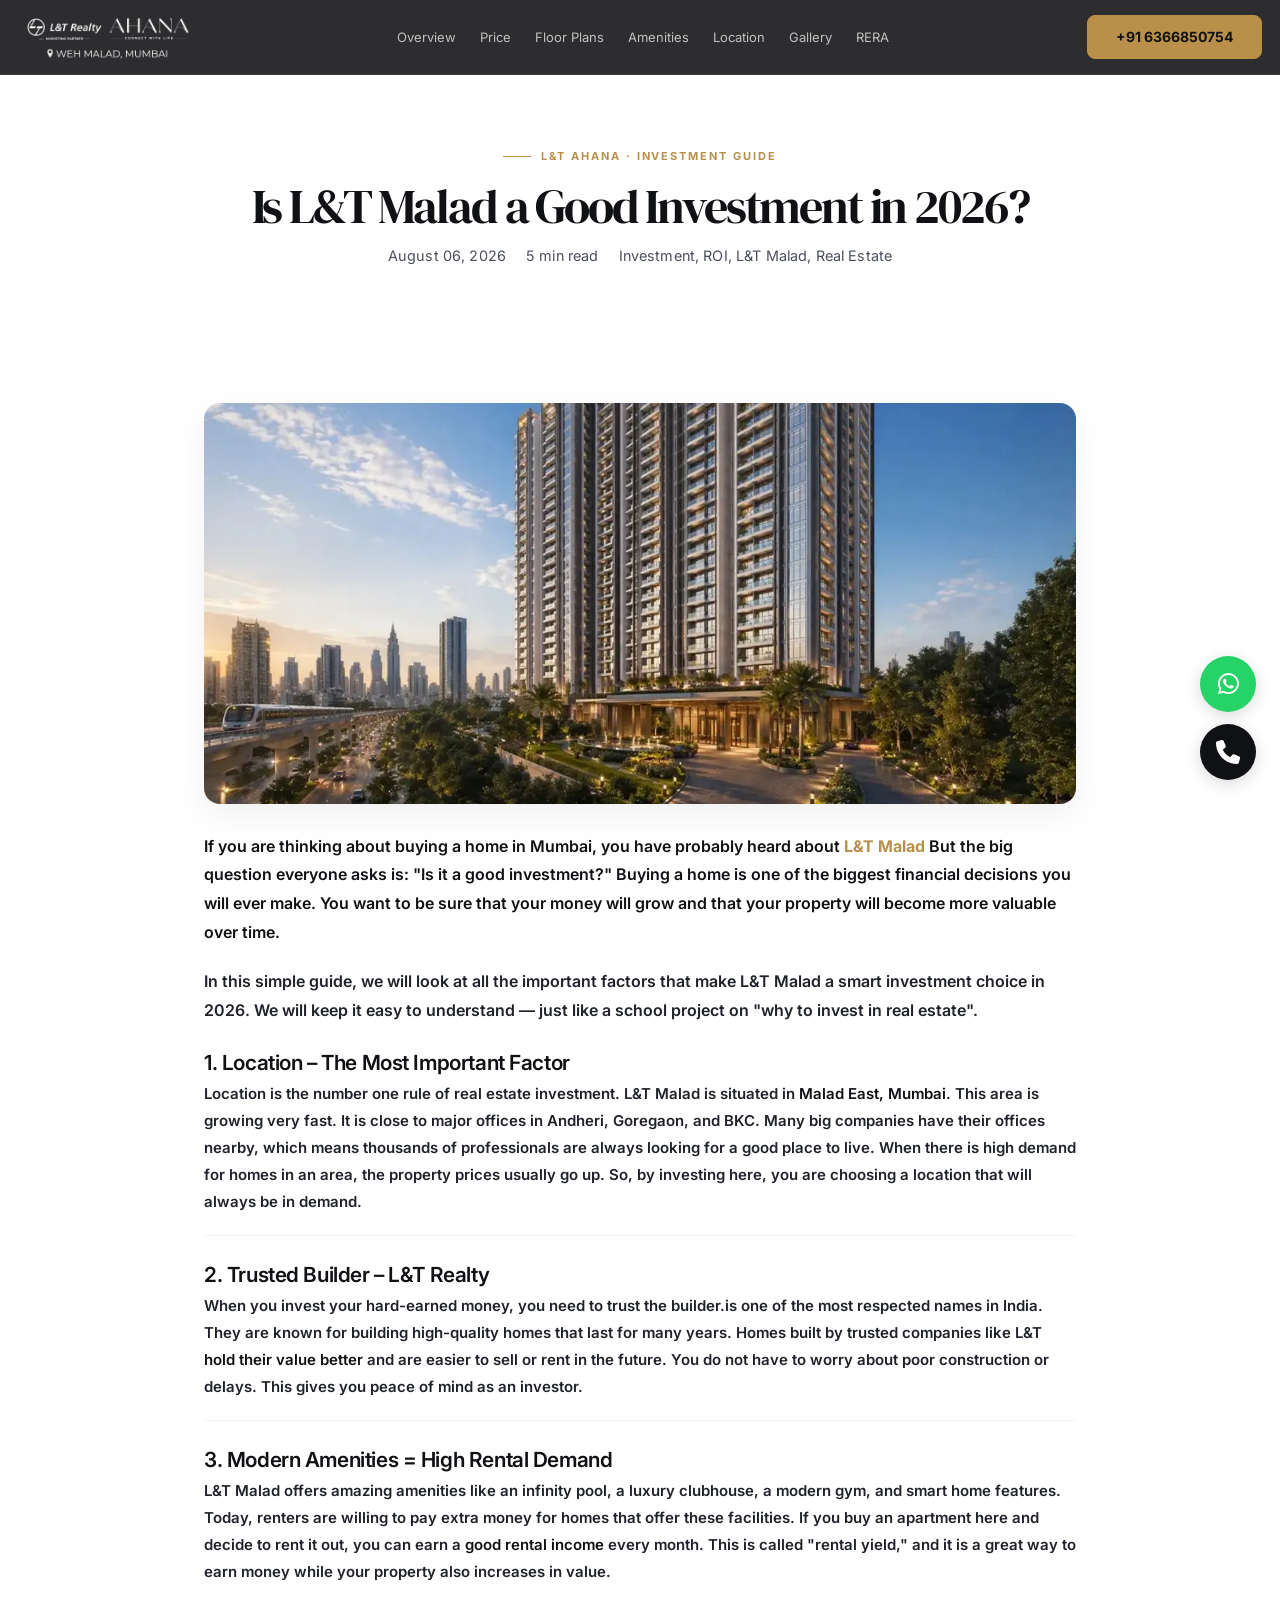
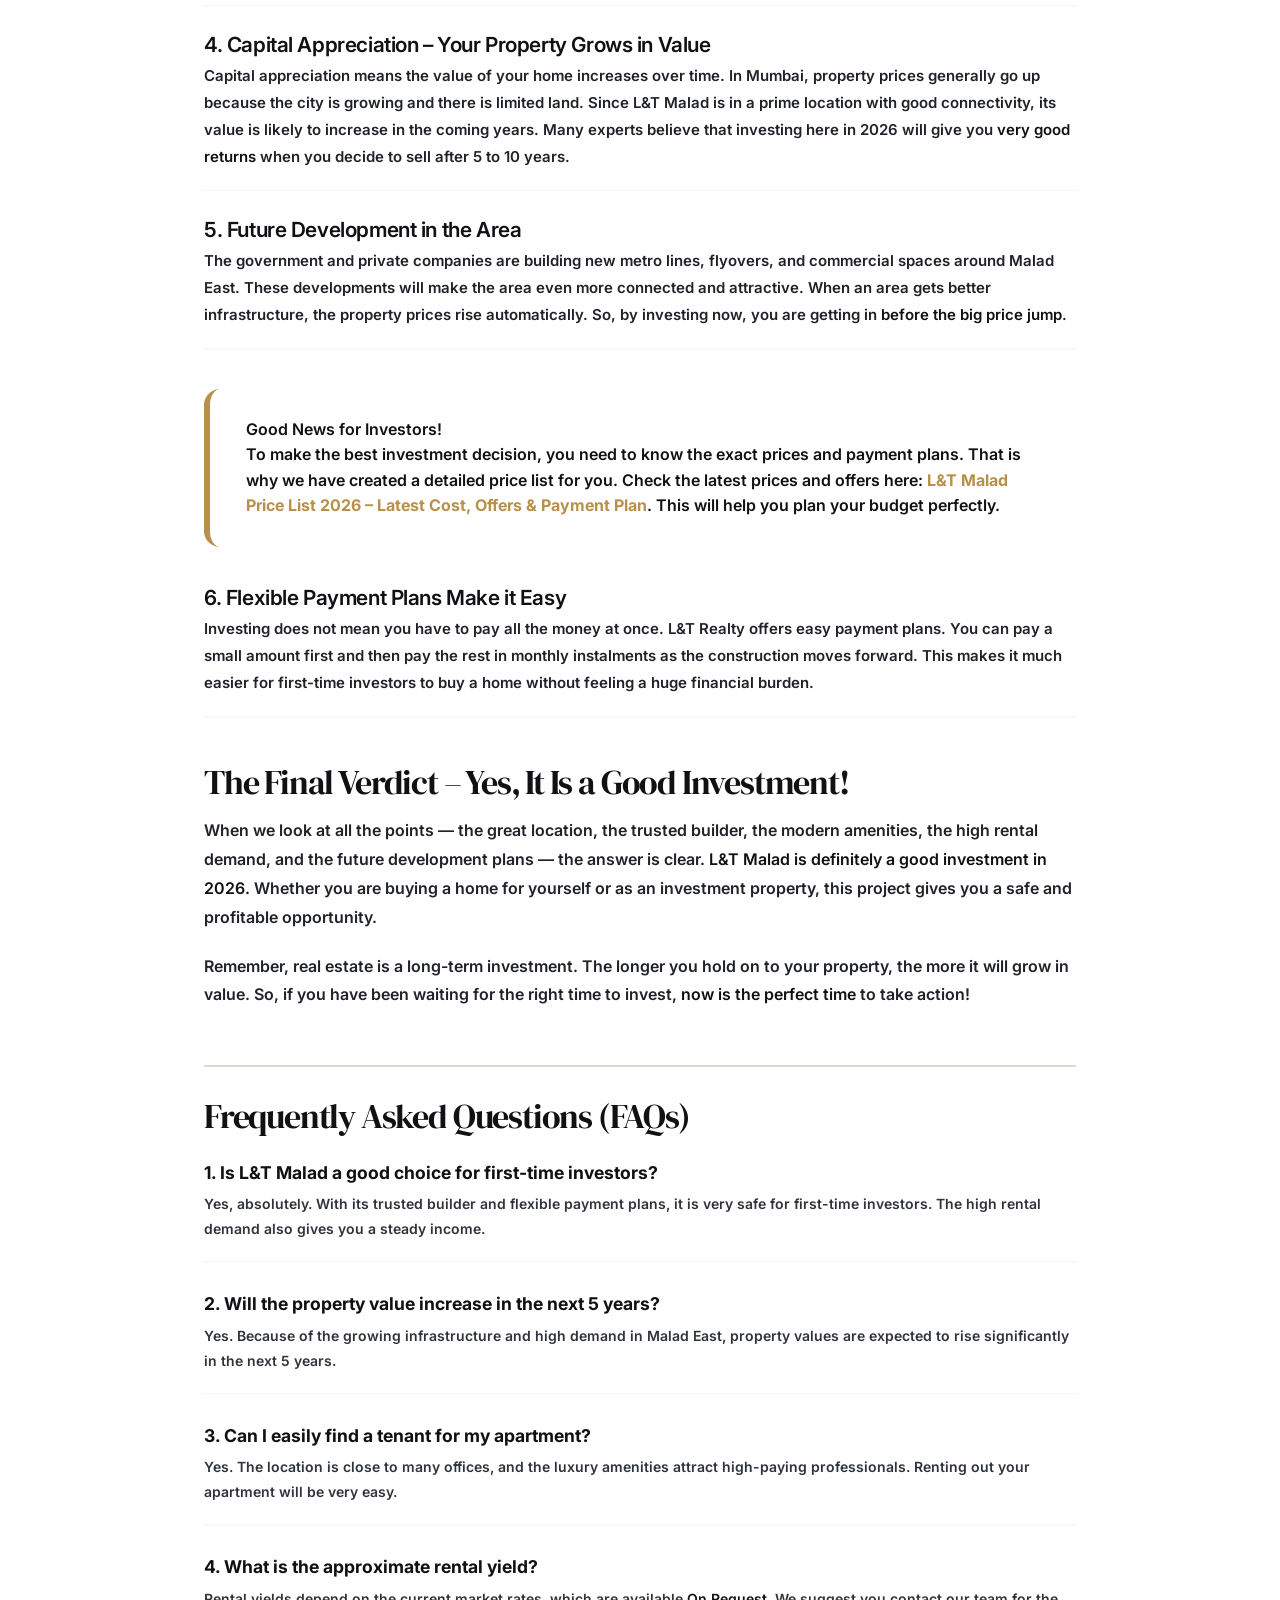
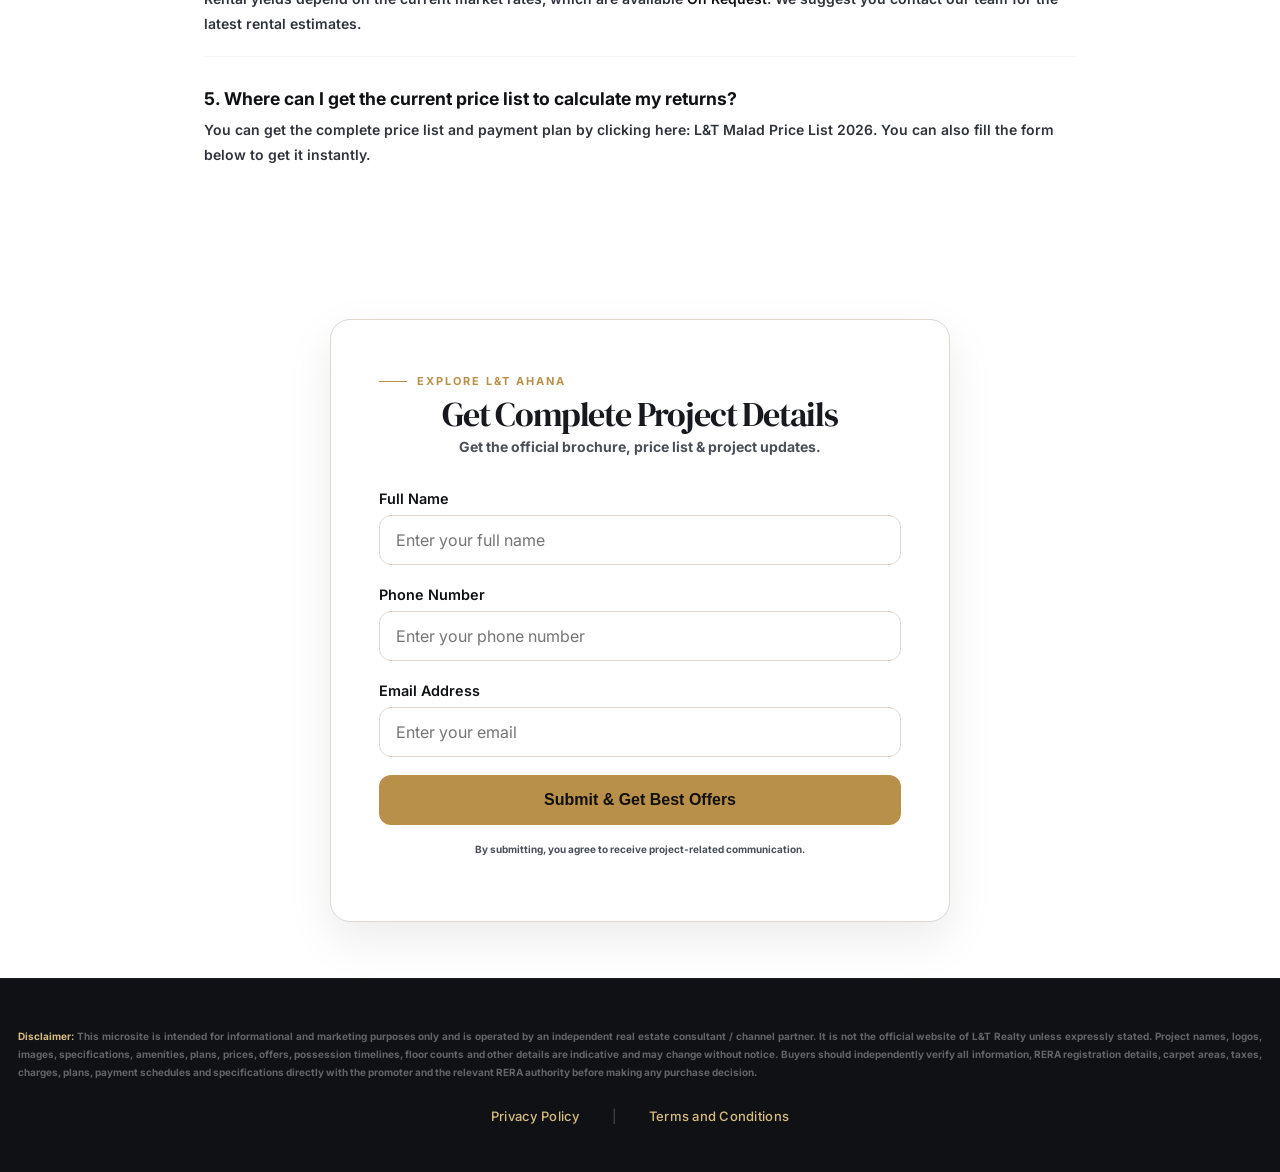
<file: is-lt-malad-good-investment-2026.html>
<!DOCTYPE html>
<html lang="en">
<head>
    <meta charset="UTF-8" />
    <meta name="viewport" content="width=device-width, initial-scale=1.0" />
    <title>Is L&amp;T Malad a Good Investment in 2026? | L&amp;T Ahana</title>
    <meta name="description" content="Find out if L&amp;T Malad is a good investment in 2026. Get insights on location, appreciation, rental demand, and returns. Perfect for first-time investors." />
    <meta name="keywords" content="L&amp;T Malad investment, L&amp;T Ahana investment, Mumbai real estate investment 2026, L&amp;T Malad ROI, rental yield, property appreciation, L&amp;T Malad review" />
    <link rel="canonical" href="https://www.landtmaladeast.com/is-lt-malad-good-investment-2026.html" />
    <meta name="robots" content="index, follow" />
    <meta name="theme-color" content="#101114" />
    <link rel="icon" href="downloadfev.png" type="image/png" />

    <!-- Open Graph -->
    <meta property="og:title" content="Is L&amp;T Malad a Good Investment in 2026?" />
    <meta property="og:description" content="Find out if L&amp;T Malad is a good investment in 2026. Get insights on location, appreciation, rental demand, and returns. Perfect for first-time investors." />
    <meta property="og:image" content="https://www.landtmaladeast.com/lnt-malad.png" />
    <meta property="og:url" content="https://www.landtmaladeast.com/is-lt-malad-good-investment-2026.html" />
    <meta name="twitter:card" content="summary_large_image" />

    <!-- JSON-LD Schema -->
    <script type="application/ld+json">
        {
            "@context": "https://schema.org",
            "@type": "BlogPosting",
            "headline": "Is L&T Malad a Good Investment in 2026?",
            "description": "Find out if L&T Malad is a good investment in 2026. Get insights on location, appreciation, rental demand, and returns. Perfect for first-time investors.",
            "image": "https://www.landtmaladeast.com/lnt-malad.png",
            "author": {
                "@type": "Organization",
                "name": "L&T Malad East"
            },
            "datePublished": "2026-08-06",
            "dateModified": "2026-08-06",
            "publisher": {
                "@type": "Organization",
                "name": "L&T Realty",
                "logo": {
                    "@type": "ImageObject",
                    "url": "https://www.landtmaladeast.com/malad%20logo%20(1).png"
                }
            }
        }
    </script>

    <!-- Fonts & Icons -->
    <link rel="preconnect" href="https://fonts.googleapis.com" />
    <link rel="preconnect" href="https://fonts.gstatic.com" crossorigin />
    <link rel="stylesheet" href="https://cdnjs.cloudflare.com/ajax/libs/font-awesome/6.5.2/css/all.min.css" />
    <link href="https://fonts.googleapis.com/css2?family=Inter:wght@400;500;600;700;800&family=DM+Serif+Display&display=swap" rel="stylesheet" />

    <style>
        :root {
            --black: #101114;
            --ink: #17191e;
            --white: #fff;
            /* --cream: #f7f3ec; */
            --soft: #ece7de;
            --grey: #4a4f5a;
            --line: #ded8cd;
            --gold: #b89049;
            --gold2: #d8bd81;
            --max: 1260px;
            --shadow: 0 18px 48px rgba(16, 17, 20, .08);
        }

        * {
            box-sizing: border-box;
            margin: 0;
            padding: 0;
        }

        html {
            scroll-behavior: smooth;
        }

        body {
            font-family: 'Inter', sans-serif;
            background: var(--cream);
            color: var(--ink);
            line-height: 1.6;
        }

        a {
            text-decoration: none;
            color: inherit;
        }
        img {
            max-width: 100%;
            display: block;
        }

        .container {
            max-width: var(--max);
            margin: 0 auto;
            /*padding: 0 24px;*/
            padding: 0 8px;
        }

        .serif,
        h1,
        h2,
        h3 {
            font-family: "DM Serif Display", serif;
            font-weight: 400;
            line-height: 1.05;
        }

        h1 {
            font-size: clamp(36px, 7.4vw, 48px);
            letter-spacing: -0.045em;
        }

        h2 {
            font-size: clamp(24px, 4.5vw, 34px);
            letter-spacing: -0.035em;
            margin-top: 48px;
            margin-bottom: 16px;
        }

        h3 {
            font-size: 22px;
            font-family: 'Inter', sans-serif;
            font-weight: 600;
            letter-spacing: -0.02em;
        }

        p {
            margin: 0 0 20px;
            color: #2a2d34;
        }

        .eyebrow {
            display: inline-flex;
            align-items: center;
            gap: 10px;
            font-size: 11px;
            font-weight: 700;
            letter-spacing: .18em;
            text-transform: uppercase;
            color: var(--gold);
        }

        .eyebrow:before {
            content: "";
            width: 28px;
            height: 1px;
            background: currentColor;
        }

        .btn {
            min-height: 44px;
            padding: 0 28px;
            border: 1px solid transparent;
            display: inline-flex;
            align-items: center;
            justify-content: center;
            gap: 10px;
            cursor: pointer;
            font-weight: 700;
            transition: .25s;
            border-radius: 8px;
            width: fit-content;
            font-size: 14px;
        }

        .btn-gold {
            background: var(--gold);
            color: #111;
            border: 1px solid var(--gold);
        }

        .btn-gold:hover {
            background: var(--gold2);
            border-color: var(--gold2);
            transform: translateY(-2px);
            box-shadow: 0 10px 24px rgba(184, 144, 73, 0.2);
        }

        .btn-outline-light {
            border-color: rgba(255, 255, 255, .3);
            color: #fff;
            background: rgba(255, 255, 255, .04);
        }

        .section {
            padding: 60px 0;
        }

        /* ----- HEADER ----- */
        .header {
            position: sticky;
            top: 0;
            left: 0;
            right: 0;
            z-index: 60;
            background: rgba(16, 17, 20, .88);
            backdrop-filter: blur(18px);
            border-bottom: 1px solid rgba(255, 255, 255, .06);
        }

        .nav {
            height: 74px;
            display: flex;
            align-items: center;
            justify-content: space-between;
            color: white;
        }

        .brand img {
            width: 180px;
            height: auto;
        }

        .navlinks {
            display: flex;
            gap: 24px;
            font-size: 13px;
            color: rgba(255, 255, 255, .7);
        }

        .navlinks a:hover {
            color: #fff;
        }

        .navactions {
            display: flex;
            gap: 8px;
        }

        /* ----- HAMBURGER POSITION: RIGHT ----- */
        .hamburger {
            display: none;
            background: none;
            border: none;
            padding: 5px;
            cursor: pointer;
            width: 40px;
            height: 40px;
            flex-direction: column;
            justify-content: center;
            gap: 5px;
            z-index: 1001;
            margin-left: auto;
            /* push hamburger to the right */
            order: 2;
            /* ensure it stays after navlinks in flex order */
        }

        .hamburger span {
            display: block;
            width: 26px;
            height: 2px;
            background: white;
            transition: 0.3s ease;
        }

        /* ----- BLOG ARTICLE (clean, premium) ----- */
        .blog-article {
            padding: 64px 0 40px;
            background: var(--cream);
        }

        .blog-header {
            text-align: center;
            margin-bottom: 48px;
        }

        .blog-header h1 {
            color: var(--black);
            margin: 16px 0 12px;
        }

        .blog-header .meta {
            color: var(--grey);
            font-size: 0.9rem;
            display: flex;
            flex-wrap: wrap;
            justify-content: center;
            gap: 20px;
            letter-spacing: 0.01em;
        }

        .blog-content {
            max-width: 1000px;
            margin: 0 auto;
            background: #fff;
            padding: 56px 64px;
            border-radius: 20px;
            /* border removed from here */
            /* box-shadow removed from here */
        }

        .blog-content p {
            font-size: 16px;
            line-height: 1.8;
            color: #1f2229;
        }

        .blog-content strong {
            color: var(--black);
            font-weight: 600;
        }

        .blog-content ul {
            margin: 16px 0 24px 24px;
        }

        .blog-content ul li {
            list-style: disc;
            margin-bottom: 8px;
            line-height: 1.7;
            color: #1f2229;
        }

        /* ----- IMAGE STYLING (SMALLER) ----- */
        .blog-content img {
            width: 100%;
            /*max-width: 700px;    */
            height: auto;
            border-radius: 16px;
            margin: 32px auto 28px;
            display: block;
            box-shadow: 0 12px 32px rgba(0, 0, 0, 0.06);
        }

        /*.blog-content img{*/
        /*    max-width: 100%;*/
        /*height: auto;*/
        /*border-radius: 12px;*/
        /*margin: 30px 0;*/
        /*box-shadow: var(--shadow);*/
        /*}*/

        /* — amenity items: clean, no background box — */
        .amenity-item {
            padding: 8px 0 16px;
            border-bottom: 1px solid rgba(0, 0, 0, 0.04);
            margin-bottom: 20px;
        }

        .amenity-item:last-of-type {
            border-bottom: none;
            margin-bottom: 0;
        }

        .amenity-item h3 {
            font-size: 1.3rem;
            margin-bottom: 6px;
            color: var(--black);
            display: flex;
            align-items: center;
            gap: 10px;
        }

        .amenity-item h3 .num {
            display: none;
            /* Hide the numbers */
        }

        .amenity-item p {
            margin-bottom: 4px;
            font-size: 15px;
        }

        .amenity-item ul {
            margin: 8px 0 0 20px;
        }

        .amenity-item ul li {
            font-size: 14px;
        }

        .highlight-block {
            background: var(--cream);
            padding: 28px 36px;
            border-radius: 16px;
            margin: 40px 0 32px;
            border-left: 6px solid var(--gold);
        }

        .highlight-block strong {
            color: var(--black);
        }

        /* FAQ - clean */
        .faq-section {
            margin-top: 56px;
            padding-top: 32px;
            border-top: 2px solid var(--line);
        }

        .faq-section h2 {
            margin-top: 0;
            margin-bottom: 24px;
        }

        .faq-item {
            margin-bottom: 28px;
            padding-bottom: 20px;
            border-bottom: 1px solid rgba(0, 0, 0, 0.04);
        }

        .faq-item:last-child {
            border-bottom: none;
            margin-bottom: 0;
            padding-bottom: 0;
        }

        .faq-item h4 {
            font-size: 1.1rem;
            font-weight: 700;
            color: var(--black);
            margin-bottom: 4px;
        }

        .faq-item p {
            font-size: 14px;
            color: #2f333c;
            margin-bottom: 0;
        }

        .blog-cta {
            text-align: center;
            background: var(--cream);
            padding: 48px 32px;
            border-radius: 20px;
            margin: 56px 0 16px;
            border: 1px solid var(--line);
        }

        .blog-cta h3 {
            font-size: 1.8rem;
            font-family: "DM Serif Display", serif;
            font-weight: 400;
            color: var(--black);
            margin-bottom: 12px;
        }

        .blog-cta p {
            color: var(--grey);
            margin-bottom: 24px;
        }

        /* ---- ENQUIRY FORM (minimal) ---- */
        .enquiry-form-section {
            background: var(--cream);
            padding: 56px 0;
        }

        .form-box {
            max-width: 620px;
            margin: 0 auto;
            background: #fff;
            padding: 44px 48px;
            border-radius: 20px;
            box-shadow: var(--shadow);
            /* shadow retained only here */
            border: 1px solid var(--line);
            /* border only on form */
        }

        .form-box h2 {
            text-align: center;
            margin-top: 0;
            margin-bottom: 4px;
        }

        .form-box .sub-head {
            text-align: center;
            color: var(--grey);
            margin-bottom: 28px;
            font-size: 14px;
        }

        .form-group {
            margin-bottom: 18px;
        }

        .form-group label {
            display: block;
            font-weight: 600;
            margin-bottom: 5px;
            color: var(--black);
            font-size: 0.9rem;
        }

        .form-group input {
            width: 100%;
            padding: 14px 16px;
            border: 1.5px solid var(--line);
            border-radius: 12px;
            font-size: 1rem;
            font-family: 'Inter', sans-serif;
            background: var(--cream);
            transition: 0.2s;
        }

        .form-group input:focus {
            outline: none;
            border-color: var(--gold);
            box-shadow: 0 0 0 4px rgba(184, 144, 73, 0.12);
        }

        .btn-submit {
            width: 100%;
            padding: 16px;
            background: var(--gold);
            color: #111;
            border: none;
            border-radius: 12px;
            font-weight: 800;
            font-size: 1rem;
            cursor: pointer;
            transition: 0.25s;
        }

        .btn-submit:hover {
            background: var(--gold2);
            transform: translateY(-2px);
            box-shadow: 0 8px 24px rgba(184, 144, 73, 0.25);
        }

        /* ---- FOOTER ---- */
        .footer {
            background: var(--black);
            color: rgba(255, 255, 255, .5);
            padding: 48px 0 36px;
            font-size: 12px;
            border-top: 1px solid rgba(255, 255, 255, .06);
        }

        .footer-grid {
            display: grid;
            grid-template-columns: 1.2fr .8fr .8fr .8fr;
            gap: 30px;
            padding-bottom: 28px;
            border-bottom: 1px solid rgba(255, 255, 255, .08);
            margin-bottom: 20px;
        }

        .footer h4 {
            color: white;
            font-family: 'Inter', sans-serif;
            font-size: 13px;
            margin: 0 0 10px;
            font-weight: 700;
        }

        .footer a {
            display: block;
            margin: 5px 0;
            color: rgba(255, 255, 255, .5);
            transition: color 0.2s;
        }

        .footer a:hover {
            color: var(--gold2);
        }

        .footer .btn-gold {
            margin-top: 8px;
            display: inline-block;
            padding: 0 24px;
            min-height: 38px;
            font-size: 12px;
        }

        .footer-disclaimer p {
            font-size: 10px;
            line-height: 1.8;
            color: rgba(255, 255, 255, .35);
            text-align: justify;
        }

        .footer-disclaimer strong {
            color: var(--gold2);
        }

        /* ---- MOBILE FLOATING ACTION BAR (Call & WhatsApp) ---- */
        .mobile-actions {
            display: none;
            /* hidden by default, shown only on mobile */
            position: fixed;
            bottom: 0;
            left: 0;
            width: 100%;
            /* background: rgba(16, 17, 20, 0.95); */
            backdrop-filter: blur(12px);
            padding: 10px 16px;
            gap: 12px;
            justify-content: center;
            align-items: center;
            border-top: 1px solid rgba(255, 255, 255, 0.08);
            z-index: 999;
            box-shadow: 0 -6px 20px rgba(0, 0, 0, 0.3);
        }

        .mobile-actions .btn {
            flex: 1;
            min-height: 48px;
            border-radius: 40px;
            font-size: 14px;
            font-weight: 700;
            justify-content: center;
            padding: 0 12px;
        }

        .mobile-actions .btn-call {
            background: #25D366;
            border: none;
            color: #fff;
        }

        .mobile-actions .btn-call i {
            margin-right: 8px;
        }

        .mobile-actions .btn-wa {
            background: #25D366;
            border: none;
            color: #fff;
        }

        .mobile-actions .btn-wa i {
            margin-right: 8px;
        }

        /* ---- DESKTOP FLOATING ICONS (Right Side) ---- */
        .desktop-float-icons {
            position: fixed;
            right: 24px;
            bottom: 120px;
            z-index: 999;
            display: flex;
            flex-direction: column;
            gap: 12px;
        }

        .desktop-float-icons a {
            display: flex;
            align-items: center;
            justify-content: center;
            width: 56px;
            height: 56px;
            border-radius: 50%;
            background: var(--black);
            color: #fff;
            font-size: 24px;
            box-shadow: 0 4px 16px rgba(0, 0, 0, 0.15);
            transition: all 0.3s ease;
            text-decoration: none;
        }

        .desktop-float-icons a:hover {
            transform: scale(1.1);
            box-shadow: 0 8px 24px rgba(0, 0, 0, 0.25);
        }

        .desktop-float-icons .whatsapp-float {
            background: #25D366;
        }

        .desktop-float-icons .call-float {
            background: var(--black);
        }

        .desktop-float-icons .whatsapp-float:hover {
            background: #1da851;
        }

        .desktop-float-icons .call-float:hover {
            background: var(--black);
        }

        /* Hide desktop icons on mobile */
        @media (max-width: 768px) {
            .desktop-float-icons {
                display: none !important;
            }
        }

        /* ---- RESPONSIVE ---- */
        @media (max-width: 1024px) {
            .footer-grid {
                grid-template-columns: 1fr 1fr;
            }
        }

        @media (max-width: 768px) {
            /* make hamburger visible and keep it on right */
            .hamburger {
                display: flex;
            }

            /* navlinks: full width dropdown */
            .navlinks {
                display: none;
                position: absolute;
                top: 100%;
                left: 0;
                width: 100%;
                background: #fff;
                flex-direction: column;
                padding: 16px 0;
                box-shadow: 0 12px 30px rgba(0, 0, 0, 0.1);
                z-index: 1000;
                color: var(--black);
            }

            .navlinks.active {
                display: flex;
            }
            .navlinks a {
                width: 100%;
                padding: 12px 24px;
                border-bottom: 1px solid #eee;
                color: var(--black);
            }

            .hamburger.active span:nth-child(1) {
                transform: translateY(7px) rotate(45deg);
            }
            .hamburger.active span:nth-child(2) {
                opacity: 0;
            }
            .hamburger.active span:nth-child(3) {
                transform: translateY(-7px) rotate(-45deg);
            }

            .blog-content {
                padding: 32px 24px;
            }
            .blog-header h1 {
                font-size: 2rem;
            }

            .form-box {
                padding: 28px 20px;
            }
            .footer-grid {
                grid-template-columns: 1fr;
            }
            .brand img {
                width: 140px;
            }

            /* show mobile action bar */
            .mobile-actions {
                display: flex !important;
            }

            /* add bottom padding to body so content isn't hidden behind the bar */
            body {
                padding-bottom: 50px;
            }

            /* Hide phone number in nav on mobile */
            .navactions .btn-gold {
                display: none;
            }
        }

        @media (max-width: 480px) {
            .blog-content {
                padding: 0 16px;
            }
            .highlight-block {
                padding: 20px;
            }
            .blog-cta {
                padding: 28px 16px;
            }
            .blog-cta h3 {
                font-size: 1.4rem;
            }
        }

        .mobilebar {
            display: none;
            /* Hidden by default, shown only on mobile via media query */
        }

        /* Show mobilebar only on small screens */
        @media (max-width: 768px) {
            .mobilebar {
                display: grid;
                position: fixed;
                grid-template-columns: 1fr 1fr 1fr;
                left: 0;
                right: 0;
                bottom: 0;
                z-index: 80;
                background: var(--black);
                box-shadow: 0 15px 40px rgba(0, 0, 0, .32);
                padding: 4px 0;
            }
            .mobilebar button {
                border: 0;
                background: green;
                color: #fff;
                padding: 12px 6px;
                font-size: 11px;
                font-weight: 800;
                cursor: pointer;
                border-radius: 0;
            }
            .mobilebar .call {
                border: 0;
                background: var(--black);
                text-align: center;
                color: #fff;
                padding: 12px 6px;
                font-size: 11px;
                font-weight: 800;
                cursor: pointer;
                text-decoration: none;
                display: flex;
                align-items: center;
                justify-content: center;
                gap: 6px;
            }
            .mobilebar .whats {
                border: 0;
                background: #25D366;
                text-align: center;
                color: #fff;
                padding: 12px 6px;
                font-size: 11px;
                font-weight: 800;
                cursor: pointer;
                text-decoration: none;
                display: flex;
                align-items: center;
                justify-content: center;
                gap: 6px;
            }
            .mobilebar .brochure {
                background: var(--gold);
                color: #111;
                display: flex;
                align-items: center;
                justify-content: center;
                gap: 6px;
            }
        }

        .policy-links {
            margin-top: 16px;
            display: flex;
            gap: 32px;
            justify-content: center;
            align-items: center;
            flex-wrap: wrap;
        }

        .policy-links a {
            color: var(--gold2);
            font-size: 13px;
            font-weight: 500;
            letter-spacing: 0.02em;
            transition: color 0.3s ease, border-bottom-color 0.3s ease;
            border-bottom: 2px solid transparent;
            padding-bottom: 2px;
        }

        .policy-links a:hover {
            color: #ffffff;
            border-bottom-color: var(--gold2);
        }

        /* Optional: separator between links */
        .policy-links a:not(:last-child)::after {
            content: "|";
            color: rgba(255, 255, 255, 0.2);
            margin-left: 32px;
            pointer-events: none;
        }

        /* Responsive for mobile */
        @media (max-width: 480px) {
            .policy-links {
                gap: 16px;
            }

            .policy-links a {
                font-size: 12px;
            }

            .policy-links a:not(:last-child)::after {
                margin-left: 16px;
            }
        }
    </style>
</head>
<body>

    <!-- DESKTOP FLOATING ICONS (WhatsApp & Call) -->
    <div class="desktop-float-icons">
        <a href="https://wa.me/916366850754?text=Hi%2C%20I%20am%20interested%20in%20L%26T%20Ahana%20Malad%20East" class="whatsapp-float" aria-label="WhatsApp" target="_blank">
            <i class="fa-brands fa-whatsapp"></i>
        </a>
        <a href="tel:+916366850754" class="call-float" aria-label="Call">
            <i class="fa-solid fa-phone"></i>
        </a>
    </div>

    <header class="header">
        <div class="container nav">
            <a class="brand" href="https://www.landtmaladeast.com/"><img src="malad logo (1).png" alt="L&T Malad East" /></a>
            <!-- navlinks will appear before hamburger in DOM, but flex order pushes hamburger to right -->
            <div id="navlinks" class="navlinks">
                <a href="https://www.landtmaladeast.com/#overview">Overview</a>
                <a href="https://www.landtmaladeast.com/#price">Price</a>
                <a href="https://www.landtmaladeast.com/#floorplans">Floor Plans</a>
                <a href="https://www.landtmaladeast.com/#amenities">Amenities</a>
                <a href="https://www.landtmaladeast.com/#location">Location</a>
                <a href="https://www.landtmaladeast.com/#gallery">Gallery</a>
                <a href="https://www.landtmaladeast.com/#rera">RERA</a>
            </div>
            <button class="hamburger" id="hamburger" aria-label="Open menu">
                <span></span><span></span><span></span>
            </button>
            <div class="navactions">
                <a class="btn btn-gold" href="tel:+916366850754">+91 6366850754</a>
            </div>
        </div>
    </header>

    <section class="blog-article">
        <div class="container">
            <div class="blog-header">
                <div class="eyebrow">L&T Ahana · Investment Guide</div>
                <h1>Is L&amp;T Malad a Good Investment in 2026?</h1>
                <div class="meta">
                    <span>August 06, 2026</span>
                    <span>5 min read</span>
                    <span>Investment, ROI, L&amp;T Malad, Real Estate</span>
                </div>
            </div>

            <div class="blog-content">
                <!-- Featured Image -->
                <img src="images/image-6.jpg" alt="Is L&amp;T Malad a good investment in 2026" loading="lazy" />

                <p><strong>If you are thinking about buying a home in Mumbai, you have probably heard about <strong><a href="https://www.landtmaladeast.com/" target="_blank"; style="font-weight:700; color:var(--gold)";>L&amp;T Malad </a></strong> But the big question everyone asks is: "Is it a good investment?" Buying a home is one of the biggest financial decisions you will ever make. You want to be sure that your money will grow and that your property will become more valuable over time.</p>

                <p>In this simple guide, we will look at all the important factors that make L&amp;T Malad a smart investment choice in 2026. We will keep it easy to understand — just like a school project on "why to invest in real estate".</p>

                <!-- REASON 1 -->
                <div class="amenity-item">
                    <h3>1. Location – The Most Important Factor</h3>
                    <p>Location is the number one rule of real estate investment. L&amp;T Malad is situated in <strong>Malad East, Mumbai</strong>. This area is growing very fast. It is close to major offices in Andheri, Goregaon, and BKC. Many big companies have their offices nearby, which means thousands of professionals are always looking for a good place to live. When there is high demand for homes in an area, the property prices usually go up. So, by investing here, you are choosing a location that will always be in demand.</p>
                </div>

                <!-- REASON 2 -->
                <div class="amenity-item">
                    <h3>2. Trusted Builder – L&amp;T Realty</h3>
                    <p>When you invest your hard-earned money, you need to trust the builder.is one of the most respected names in India. They are known for building high-quality homes that last for many years. Homes built by trusted companies like <a href="https://www.landtmaladeast.com/">L&amp;T</a> <strong>hold their value better</strong> and are easier to sell or rent in the future. You do not have to worry about poor construction or delays. This gives you peace of mind as an investor.</p>
                </div>

                <!-- REASON 3 -->
                <div class="amenity-item">
                    <h3>3. Modern Amenities = High Rental Demand</h3>
                    <p>L&amp;T Malad offers amazing amenities like an infinity pool, a luxury clubhouse, a modern gym, and smart home features. Today, renters are willing to pay extra money for homes that offer these facilities. If you buy an apartment here and decide to rent it out, you can earn a <strong>good rental income</strong> every month. This is called "rental yield," and it is a great way to earn money while your property also increases in value.</p>
                </div>

                <!-- REASON 4 -->
                <div class="amenity-item">
                    <h3>4. Capital Appreciation – Your Property Grows in Value</h3>
                    <p>Capital appreciation means the value of your home increases over time. In Mumbai, property prices generally go up because the city is growing and there is limited land. Since L&amp;T Malad is in a prime location with good connectivity, its value is likely to increase in the coming years. Many experts believe that investing here in 2026 will give you <strong>very good returns</strong> when you decide to sell after 5 to 10 years.</p>
                </div>

                <!-- REASON 5 -->
                <div class="amenity-item">
                    <h3>5. Future Development in the Area</h3>
                    <p>The government and private companies are building new metro lines, flyovers, and commercial spaces around Malad East. These developments will make the area even more connected and attractive. When an area gets better infrastructure, the property prices rise automatically. So, by investing now, you are getting in <strong>before the big price jump</strong>.</p>
                </div>

                <!-- Highlight Box -->
                <div class="highlight-block">
                    <strong>Good News for Investors!</strong><br />
                    To make the best investment decision, you need to know the exact prices and payment plans. That is why we have created a detailed price list for you. <strong>Check the latest prices and offers here:</strong> <strong><a href="https://www.landtmaladeast.com/lt-malad-price-list-2026.html" target="_blank"; style="font-weight:700; color:var(--gold)";>L&amp;T Malad Price List 2026 – Latest Cost, Offers &amp; Payment Plan</a></strong>. This will help you plan your budget perfectly.
                </div>

                <!-- REASON 6 -->
                <div class="amenity-item">
                    <h3>6. Flexible Payment Plans Make it Easy</h3>
                    <p>Investing does not mean you have to pay all the money at once. L&amp;T Realty offers easy payment plans. You can pay a small amount first and then pay the rest in monthly instalments as the construction moves forward. This makes it much easier for first-time investors to buy a home without feeling a huge financial burden.</p>
                </div>

                <h2>The Final Verdict – Yes, It Is a Good Investment!</h2>
                <p>When we look at all the points — the great location, the trusted builder, the modern amenities, the high rental demand, and the future development plans — the answer is clear. <strong><a href="https://www.landtmaladeast.com/">L&amp;T Malad</a> is definitely a good investment in 2026.</strong> Whether you are buying a home for yourself or as an investment property, this project gives you a safe and profitable opportunity.</p>

                <p>Remember, real estate is a long-term investment. The longer you hold on to your property, the more it will grow in value. So, if you have been waiting for the right time to invest, <strong>now is the perfect time</strong> to take action!</p>

                <!-- FAQ Section -->
                <div class="faq-section">
                    <h2>Frequently Asked Questions (FAQs)</h2>

                    <div class="faq-item">
                        <h4>1. Is L&amp;T Malad a good choice for first-time investors?</h4>
                        <p>Yes, absolutely. With its trusted builder and flexible payment plans, it is very safe for first-time investors. The high rental demand also gives you a steady income.</p>
                    </div>

                    <div class="faq-item">
                        <h4>2. Will the property value increase in the next 5 years?</h4>
                        <p>Yes. Because of the growing infrastructure and high demand in Malad East, property values are expected to rise significantly in the next 5 years.</p>
                    </div>

                    <div class="faq-item">
                        <h4>3. Can I easily find a tenant for my apartment?</h4>
                        <p>Yes. The location is close to many offices, and the luxury amenities attract high-paying professionals. Renting out your apartment will be very easy.</p>
                    </div>

                    <div class="faq-item">
                        <h4>4. What is the approximate rental yield?</h4>
                        <p>Rental yields depend on the current market rates, which are available <strong>On Request</strong>. We suggest you contact our team for the latest rental estimates.</p>
                    </div>

                    <div class="faq-item">
                        <h4>5. Where can I get the current price list to calculate my returns?</h4>
                        <p>You can get the complete price list and payment plan by clicking here: <a href="lt-malad-price-list-2026.html" target="_blank">L&amp;T Malad Price List 2026</a>. You can also fill the form below to get it instantly.</p>
                    </div>
                </div>

            </div>
        </div>
    </section>

    <!-- ENQUIRY FORM -->
    <section id="enquiry-form" class="enquiry-form-section">
        <div class="container">
            <div class="form-box">
                <div class="eyebrow" style="justify-content:center; margin-bottom:6px;">Explore L&T Ahana</div>
                <h2>Get Complete Project Details
</h2>
                <p class="sub-head">Get the official brochure, price list &amp; project updates.</p>
                <form id="blog-enquiry-form" action="send-email.php" method="POST">
                    <input type="hidden" name="project" value="L&amp;T Ahana - Investment 2026" />
                    <div class="form-group">
                        <label for="name">Full Name</label>
                        <input type="text" id="name" name="name" placeholder="Enter your full name" required />
                    </div>
                    <div class="form-group">
                        <label for="phone">Phone Number</label>
                        <input type="tel" id="phone" name="phone_number" placeholder="Enter your phone number" required />
                    </div>
                    <div class="form-group">
                        <label for="email">Email Address</label>
                        <input type="email" id="email" name="email" placeholder="Enter your email" required />
                    </div>
                    <button type="submit" class="btn-submit">Submit &amp; Get Best Offers</button>
                </form>
                <p style="font-size:10px; color:var(--grey); margin-top:16px; text-align:center;">By submitting, you agree to receive project-related communication.</p>
            </div>
        </div>
    </section>

    <!-- FOOTER -->
    <footer class="footer">
        <div class="container">
            <div class="footer-disclaimer">
                <p><strong>Disclaimer:</strong> This microsite is intended for informational and marketing purposes only and is operated by an independent real estate consultant / channel partner. It is not the official website of L&T Realty unless expressly stated. Project names, logos, images, specifications, amenities, plans, prices, offers, possession timelines, floor counts and other details are indicative and may change without notice. Buyers should independently verify all information, RERA registration details, carpet areas, taxes, charges, plans, payment schedules and specifications directly with the promoter and the relevant RERA authority before making any purchase decision.</p>
                <div class="policy-links">
                    <a href="privacy-policy.html">Privacy Policy</a>
                    <a href="terms-and-conditions.html">Terms and Conditions</a>
                </div>
            </div>
        </div>
        </div>
    </footer>

    <!-- MOBILE BOTTOM BAR - only visible on mobile -->
    <div class="mobilebar">
        <button id="brochure-btn" class="brochure open-modal" data-title="Download L&T Ahana Brochure">
            <i class="fa-solid fa-file-arrow-down"></i> Brochure
        </button>
        <a class="call" href="tel:++916366850754">
            <i class="fa-solid fa-phone"></i> Call
        </a>
        <a class="whats" href="https://wa.me/916366850754?text=Hi%2C%20I%20am%20interested%20in%20L%26T%20Ahana%20Malad%20East">
            <i class="fa-brands fa-whatsapp"></i> WhatsApp
        </a>
    </div>

    <script>
        document.addEventListener("DOMContentLoaded", function() {
            const hamburger = document.getElementById("hamburger");
            const navlinks = document.getElementById("navlinks");

            hamburger.addEventListener("click", function() {
                hamburger.classList.toggle("active");
                navlinks.classList.toggle("active");
            });

            document.querySelectorAll("#navlinks a").forEach(function(link) {
                link.addEventListener("click", function() {
                    hamburger.classList.remove("active");
                    navlinks.classList.remove("active");
                });
            });

            // ---- SCROLL TO FORM ON BROCHURE BUTTON CLICK (mobile) ----
            const brochureBtn = document.getElementById('brochure-btn');
            if (brochureBtn) {
                brochureBtn.addEventListener('click', function(e) {
                    e.preventDefault(); // prevent any default anchor behavior
                    const formSection = document.getElementById('enquiry-form');
                    if (formSection) {
                        formSection.scrollIntoView({ behavior: 'smooth' });
                    }
                });
            }
        });
    </script>

<!-- Code injected by live-server -->
<script>
	// <![CDATA[  <-- For SVG support
	if ('WebSocket' in window) {
		(function () {
			function refreshCSS() {
				var sheets = [].slice.call(document.getElementsByTagName("link"));
				var head = document.getElementsByTagName("head")[0];
				for (var i = 0; i < sheets.length; ++i) {
					var elem = sheets[i];
					var parent = elem.parentElement || head;
					parent.removeChild(elem);
					var rel = elem.rel;
					if (elem.href && typeof rel != "string" || rel.length == 0 || rel.toLowerCase() == "stylesheet") {
						var url = elem.href.replace(/(&|\?)_cacheOverride=\d+/, '');
						elem.href = url + (url.indexOf('?') >= 0 ? '&' : '?') + '_cacheOverride=' + (new Date().valueOf());
					}
					parent.appendChild(elem);
				}
			}
			var protocol = window.location.protocol === 'http:' ? 'ws://' : 'wss://';
			var address = protocol + window.location.host + window.location.pathname + '/ws';
			var socket = new WebSocket(address);
			socket.onmessage = function (msg) {
				if (msg.data == 'reload') window.location.reload();
				else if (msg.data == 'refreshcss') refreshCSS();
			};
			if (sessionStorage && !sessionStorage.getItem('IsThisFirstTime_Log_From_LiveServer')) {
				console.log('Live reload enabled.');
				sessionStorage.setItem('IsThisFirstTime_Log_From_LiveServer', true);
			}
		})();
	}
	else {
		console.error('Upgrade your browser. This Browser is NOT supported WebSocket for Live-Reloading.');
	}
	// ]]>
</script>
</body>
</html>
</file>
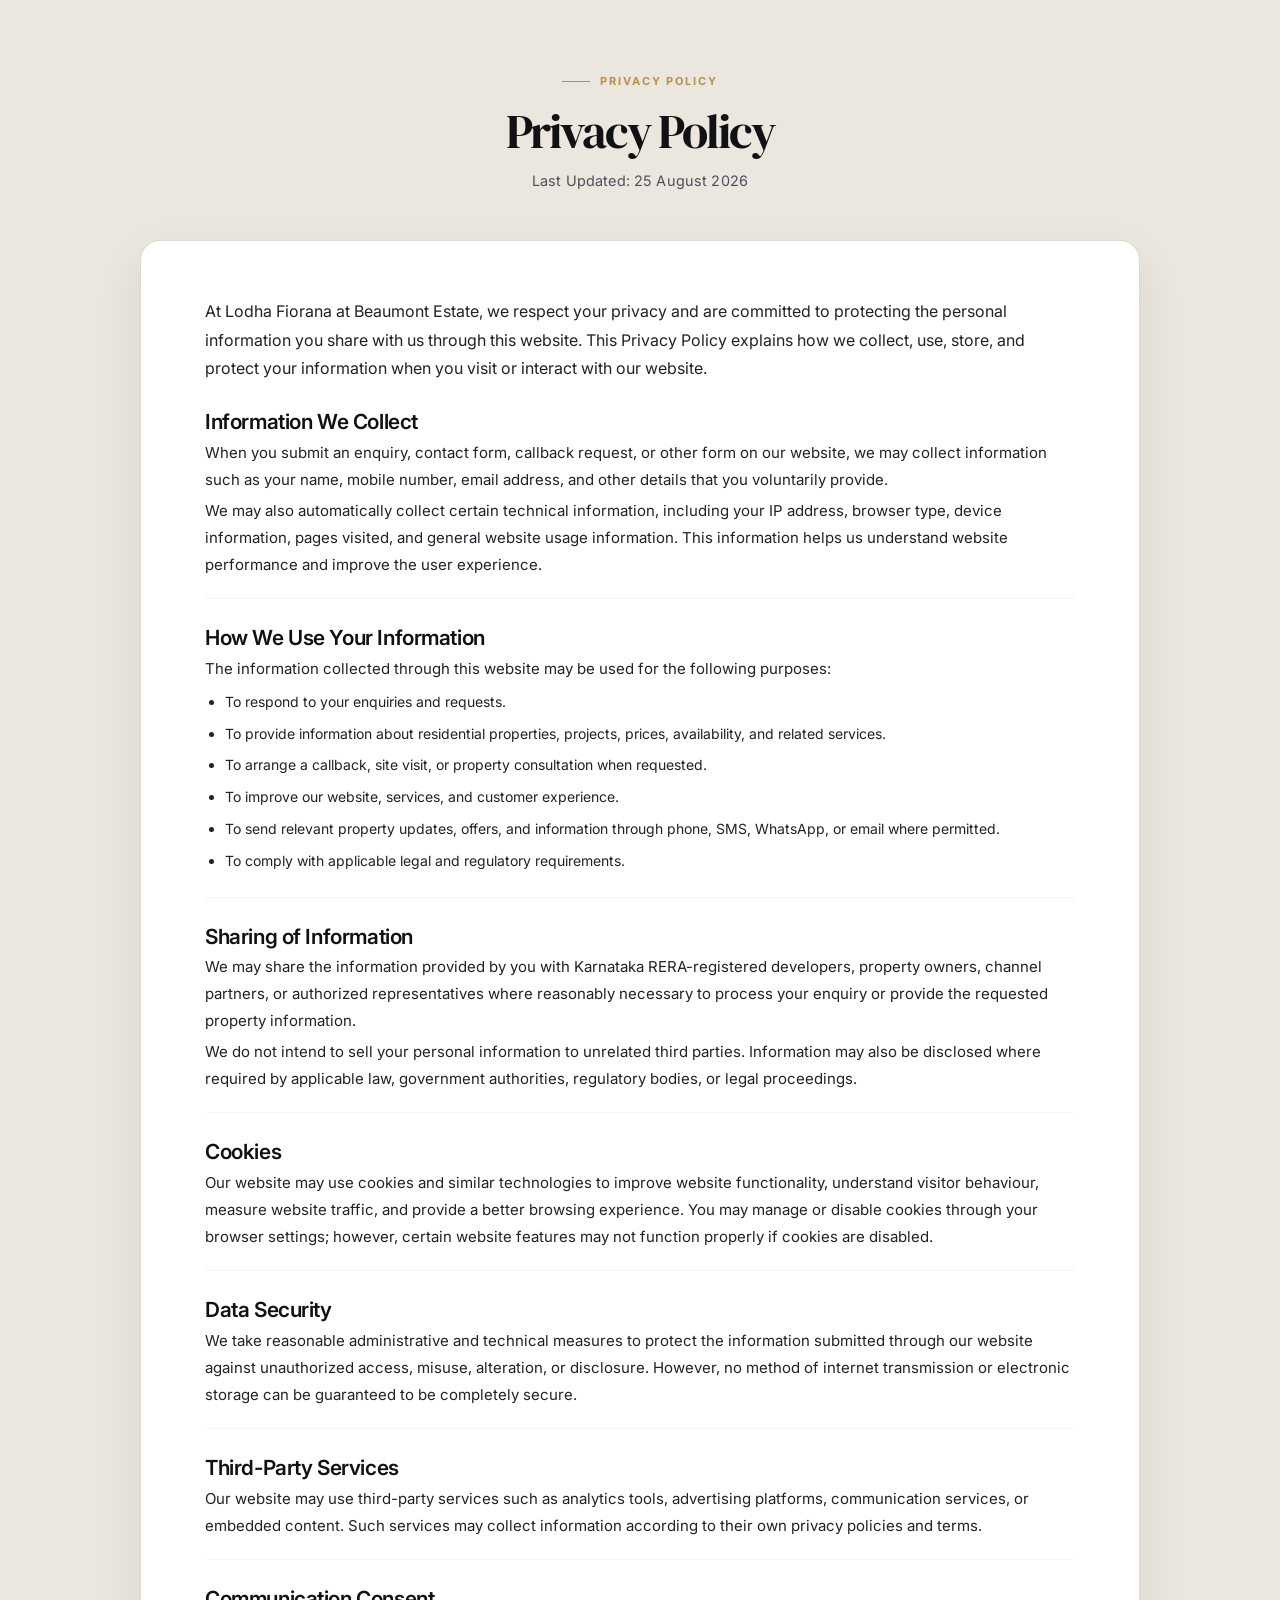
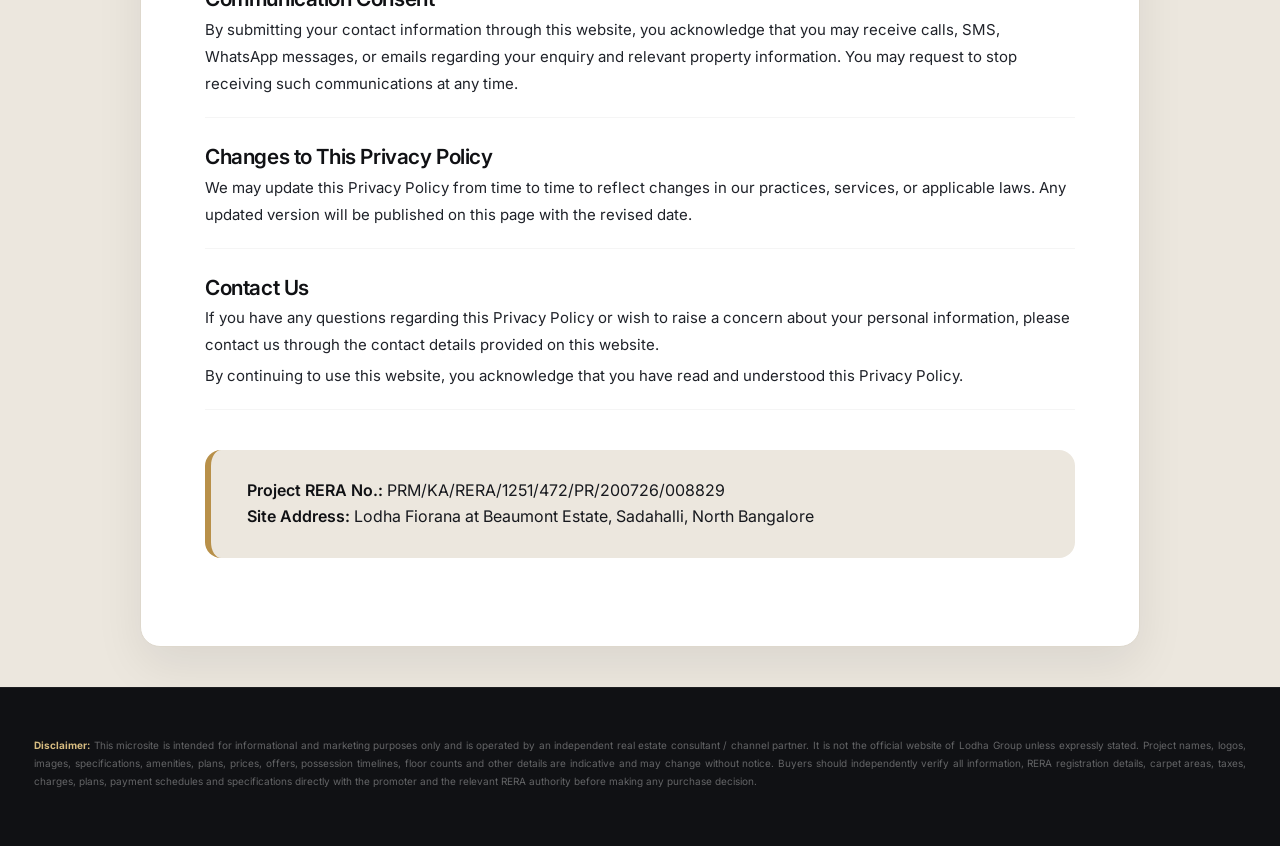
<file: privacy-policy.html>
<!DOCTYPE html>
<html lang="en">
<head>
  <meta charset="UTF-8" />
  <meta name="viewport" content="width=device-width, initial-scale=1.0" />
  <title>Privacy Policy</title>
  <!-- <meta name="robots" content="noindex, nofollow" />
  <meta name="theme-color" content="#101114" />
  <link rel="icon" href="downloadfev.png" type="image/png" /> -->

  <!-- Fonts & Icons -->
  <link rel="preconnect" href="https://fonts.googleapis.com" />
  <link rel="preconnect" href="https://fonts.gstatic.com" crossorigin />
  <link rel="stylesheet" href="https://cdnjs.cloudflare.com/ajax/libs/font-awesome/6.5.2/css/all.min.css" />
  <link href="https://fonts.googleapis.com/css2?family=Inter:wght@400;500;600;700;800&family=DM+Serif+Display&display=swap" rel="stylesheet" />

  <style>
    :root {
      --black: #101114;
      --ink: #17191e;
      --white: #fff;
      --soft: #ece7de;
      --grey: #4a4f5a;
      --line: #ded8cd;
      --gold: #b89049;
      --gold2: #d8bd81;
      --max: 1260px;
      --shadow: 0 18px 48px rgba(16, 17, 20, .08);
    }

    * { box-sizing: border-box; margin: 0; padding: 0; }

    html { scroll-behavior: smooth; }

    body {
      font-family: 'Inter', sans-serif;
      background: var(--soft);
      color: var(--ink);
      line-height: 1.6;
    }

    a { text-decoration: none; color: inherit; }
    img { max-width: 100%; display: block; }

    .container {
      max-width: var(--max);
      margin: 0 auto;
      padding: 0 24px;
    }

    .serif, h1, h2, h3 {
      font-family: "DM Serif Display", serif;
      font-weight: 400;
      line-height: 1.05;
    }

    h1 {
      font-size: clamp(36px, 7.4vw, 48px);
      letter-spacing: -0.045em;
    }

    h2 {
      font-size: clamp(24px, 4.5vw, 34px);
      letter-spacing: -0.035em;
      margin-top: 48px;
      margin-bottom: 16px;
    }

    h3 {
      font-size: 22px;
      font-family: 'Inter', sans-serif;
      font-weight: 600;
      letter-spacing: -0.02em;
    }

    p {
      margin: 0 0 20px;
      color: #2a2d34;
    }

    .eyebrow {
      display: inline-flex;
      align-items: center;
      gap: 10px;
      font-size: 11px;
      font-weight: 700;
      letter-spacing: .18em;
      text-transform: uppercase;
      color: var(--gold);
    }

    .eyebrow:before {
      content: "";
      width: 28px;
      height: 1px;
      background: currentColor;
    }

    .btn {
      min-height: 44px;
      padding: 0 28px;
      border: 1px solid transparent;
      display: inline-flex;
      align-items: center;
      justify-content: center;
      gap: 10px;
      cursor: pointer;
      font-weight: 700;
      transition: .25s;
      border-radius: 8px;
      width: fit-content;
      font-size: 14px;
    }

    .btn-gold {
      background: var(--gold);
      color: #111;
      border: 1px solid var(--gold);
    }

    .btn-gold:hover {
      background: var(--gold2);
      border-color: var(--gold2);
      transform: translateY(-2px);
      box-shadow: 0 10px 24px rgba(184, 144, 73, 0.2);
    }

    .btn-outline-light {
      border-color: rgba(255,255,255,.3);
      color: #fff;
      background: rgba(255,255,255,.04);
    }

    .section { padding: 60px 0; }

    /* ----- HEADER ----- */
    .header {
      position: sticky;
      top: 0;
      left: 0;
      right: 0;
      z-index: 60;
      background: rgba(16, 17, 20, .88);
      backdrop-filter: blur(18px);
      border-bottom: 1px solid rgba(255,255,255,.06);
    }

    .nav {
      height: 74px;
      display: flex;
      align-items: center;
      justify-content: space-between;
      color: white;
    }

    .brand img { width: 180px; height: auto; }

    .navlinks {
      display: flex;
      gap: 24px;
      font-size: 13px;
      color: rgba(255,255,255,.7);
    }

    .navlinks a:hover { color: #fff; }

    .navactions { display: flex; gap: 8px; }

    .hamburger {
      display: none;
      background: none;
      border: none;
      padding: 5px;
      cursor: pointer;
      width: 40px;
      height: 40px;
      flex-direction: column;
      justify-content: center;
      gap: 5px;
      z-index: 1001;
    }

    .hamburger span {
      display: block;
      width: 26px;
      height: 2px;
      background: white;
      transition: 0.3s ease;
    }

    /* ----- BLOG ARTICLE (clean, premium) ----- */
    .blog-article {
      padding: 64px 0 40px;
      background: var(--soft);
    }

    .blog-header {
      text-align: center;
      margin-bottom: 48px;
    }

    .blog-header h1 {
      color: var(--black);
      margin: 16px 0 12px;
    }

    .blog-header .meta {
      color: var(--grey);
      font-size: 0.9rem;
      display: flex;
      flex-wrap: wrap;
      justify-content: center;
      gap: 20px;
      letter-spacing: 0.01em;
    }

    .blog-content {
      max-width: 1000px;
      margin: 0 auto;
      background: #fff;
      padding: 56px 64px;
      border-radius: 20px;
      box-shadow: var(--shadow);
      border: 1px solid var(--line);
    }

    .blog-content p {
      font-size: 16px;
      line-height: 1.8;
      color: #1f2229;
    }

    .blog-content strong {
      color: var(--black);
      font-weight: 600;
    }

    .blog-content ul {
      margin: 16px 0 24px 24px;
    }

    .blog-content ul li {
      list-style: disc;
      margin-bottom: 8px;
      line-height: 1.7;
      color: #1f2229;
    }

    .blog-content img {
      width: 100%;
      border-radius: 16px;
      margin: 32px 0 28px;
      box-shadow: 0 12px 32px rgba(0,0,0,0.06);
    }

    /* — policy items: clean, no background box — */
    .policy-item {
      padding: 8px 0 16px;
      border-bottom: 1px solid rgba(0,0,0,0.04);
      margin-bottom: 20px;
    }

    .policy-item:last-of-type {
      border-bottom: none;
      margin-bottom: 0;
    }

    .policy-item h3 {
      font-size: 1.3rem;
      margin-bottom: 6px;
      color: var(--black);
      display: flex;
      align-items: center;
      gap: 10px;
    }

    .policy-item p {
      margin-bottom: 4px;
      font-size: 15px;
    }

    .policy-item ul {
      margin: 8px 0 0 20px;
    }

    .policy-item ul li {
      font-size: 14px;
    }

    .highlight-block {
      background: var(--soft);
      padding: 28px 36px;
      border-radius: 16px;
      margin: 40px 0 32px;
      border-left: 6px solid var(--gold);
    }

    .highlight-block strong {
      color: var(--black);
    }

    /* ---- FOOTER ---- */
    .footer {
      background: var(--black);
      color: rgba(255,255,255,.5);
      padding: 48px 0 36px;
      font-size: 12px;
      border-top: 1px solid rgba(255,255,255,.06);
    }

    .footer-grid {
      display: grid;
      grid-template-columns: 1.2fr .8fr .8fr .8fr;
      gap: 30px;
      padding-bottom: 28px;
      border-bottom: 1px solid rgba(255,255,255,.08);
      margin-bottom: 20px;
    }

    .footer h4 {
      color: white;
      font-family: 'Inter', sans-serif;
      font-size: 13px;
      margin: 0 0 10px;
      font-weight: 700;
    }

    .footer a {
      display: block;
      margin: 5px 0;
      color: rgba(255,255,255,.5);
      transition: color 0.2s;
    }

    .footer a:hover { color: var(--gold2); }

    .footer .btn-gold {
      margin-top: 8px;
      display: inline-block;
      padding: 0 24px;
      min-height: 38px;
      font-size: 12px;
    }

    .footer-disclaimer p {
      font-size: 10px;
      line-height: 1.8;
      color: rgba(255,255,255,.35);
      text-align: justify;
    }

    .footer-disclaimer strong { color: var(--gold2); }

    /* ---- MOBILE FLOATING ACTION BAR (Call & WhatsApp) ---- */
    .mobile-actions {
      display: none;
      position: fixed;
      bottom: 0;
      left: 0;
      width: 100%;
      backdrop-filter: blur(12px);
      padding: 10px 16px;
      gap: 12px;
      justify-content: center;
      align-items: center;
      border-top: 1px solid rgba(255,255,255,0.08);
      z-index: 999;
      box-shadow: 0 -6px 20px rgba(0,0,0,0.3);
      background: rgba(16, 17, 20, 0.95);
    }

    .mobile-actions .btn {
      flex: 1;
      min-height: 48px;
      border-radius: 40px;
      font-size: 14px;
      font-weight: 700;
      justify-content: center;
      padding: 0 12px;
    }

    .mobile-actions .btn-call {
      background: #25D366;
      border: none;
      color: #fff;
    }

    .mobile-actions .btn-call i {
      margin-right: 8px;
    }

    .mobile-actions .btn-wa {
      background: #25D366;
      border: none;
      color: #fff;
    }

    .mobile-actions .btn-wa i {
      margin-right: 8px;
    }

    /* ---- RESPONSIVE ---- */
    @media (max-width: 1024px) {
      .footer-grid { grid-template-columns: 1fr 1fr; }
    }

    @media (max-width: 768px) {
      .hamburger { display: flex; }

      .navlinks {
        display: none;
        position: absolute;
        top: 100%;
        left: 0;
        width: 100%;
        background: #fff;
        flex-direction: column;
        padding: 16px 0;
        box-shadow: 0 12px 30px rgba(0,0,0,0.1);
        z-index: 1000;
        color: var(--black);
      }

      .navlinks.active { display: flex; }
      .navlinks a {
        width: 100%;
        padding: 12px 24px;
        border-bottom: 1px solid #eee;
        color: var(--black);
      }

      .hamburger.active span:nth-child(1) { transform: translateY(7px) rotate(45deg); }
      .hamburger.active span:nth-child(2) { opacity: 0; }
      .hamburger.active span:nth-child(3) { transform: translateY(-7px) rotate(-45deg); }

      .blog-content { padding: 32px 24px; }
      .blog-header h1 { font-size: 2rem; }

      .footer-grid { grid-template-columns: 1fr; }
      .brand img { width: 140px; }

      .mobile-actions {
        display: flex !important;
      }

      /*body {*/
      /*  padding-bottom: 80px;*/
      /*}*/
    }

    @media (max-width: 480px) {
      .blog-content { padding: 20px 16px; }
      .highlight-block { padding: 20px; }
    }
  </style>
</head>
<body>


<section class="blog-article">
  <div class="container">
    <div class="blog-header">
      <div class="eyebrow">Privacy Policy</div>
      <h1>Privacy Policy</h1>
      <div class="meta">
        <span>Last Updated: 25 August 2026</span>
      </div>
    </div>

    <div class="blog-content">
      <p>At Lodha Fiorana at Beaumont Estate, we respect your privacy and are committed to protecting the personal information you share with us through this website. This Privacy Policy explains how we collect, use, store, and protect your information when you visit or interact with our website.</p>

      <!-- Section: Information We Collect -->
      <div class="policy-item">
        <h3>Information We Collect</h3>
        <p>When you submit an enquiry, contact form, callback request, or other form on our website, we may collect information such as your name, mobile number, email address, and other details that you voluntarily provide.</p>
        <p>We may also automatically collect certain technical information, including your IP address, browser type, device information, pages visited, and general website usage information. This information helps us understand website performance and improve the user experience.</p>
      </div>

      <!-- Section: How We Use Your Information -->
      <div class="policy-item">
        <h3>How We Use Your Information</h3>
        <p>The information collected through this website may be used for the following purposes:</p>
        <ul>
          <li>To respond to your enquiries and requests.</li>
          <li>To provide information about residential properties, projects, prices, availability, and related services.</li>
          <li>To arrange a callback, site visit, or property consultation when requested.</li>
          <li>To improve our website, services, and customer experience.</li>
          <li>To send relevant property updates, offers, and information through phone, SMS, WhatsApp, or email where permitted.</li>
          <li>To comply with applicable legal and regulatory requirements.</li>
        </ul>
      </div>

      <!-- Section: Sharing of Information -->
      <div class="policy-item">
        <h3>Sharing of Information</h3>
        <p>We may share the information provided by you with Karnataka RERA-registered developers, property owners, channel partners, or authorized representatives where reasonably necessary to process your enquiry or provide the requested property information.</p>
        <p>We do not intend to sell your personal information to unrelated third parties. Information may also be disclosed where required by applicable law, government authorities, regulatory bodies, or legal proceedings.</p>
      </div>

      <!-- Section: Cookies -->
      <div class="policy-item">
        <h3>Cookies</h3>
        <p>Our website may use cookies and similar technologies to improve website functionality, understand visitor behaviour, measure website traffic, and provide a better browsing experience. You may manage or disable cookies through your browser settings; however, certain website features may not function properly if cookies are disabled.</p>
      </div>

      <!-- Section: Data Security -->
      <div class="policy-item">
        <h3>Data Security</h3>
        <p>We take reasonable administrative and technical measures to protect the information submitted through our website against unauthorized access, misuse, alteration, or disclosure. However, no method of internet transmission or electronic storage can be guaranteed to be completely secure.</p>
      </div>

      <!-- Section: Third-Party Services -->
      <div class="policy-item">
        <h3>Third-Party Services</h3>
        <p>Our website may use third-party services such as analytics tools, advertising platforms, communication services, or embedded content. Such services may collect information according to their own privacy policies and terms.</p>
      </div>

      <!-- Section: Communication Consent -->
      <div class="policy-item">
        <h3>Communication Consent</h3>
        <p>By submitting your contact information through this website, you acknowledge that you may receive calls, SMS, WhatsApp messages, or emails regarding your enquiry and relevant property information. You may request to stop receiving such communications at any time.</p>
      </div>

      <!-- Section: Changes to This Privacy Policy -->
      <div class="policy-item">
        <h3>Changes to This Privacy Policy</h3>
        <p>We may update this Privacy Policy from time to time to reflect changes in our practices, services, or applicable laws. Any updated version will be published on this page with the revised date.</p>
      </div>

      <!-- Section: Contact Us -->
      <div class="policy-item">
        <h3>Contact Us</h3>
        <p>If you have any questions regarding this Privacy Policy or wish to raise a concern about your personal information, please contact us through the contact details provided on this website.</p>
        <p>By continuing to use this website, you acknowledge that you have read and understood this Privacy Policy.</p>
      </div>

      <div class="highlight-block">
        <strong>Project RERA No.:</strong> PRM/KA/RERA/1251/472/PR/200726/008829<br />
        <strong>Site Address:</strong> Lodha Fiorana at Beaumont Estate, Sadahalli, North Bangalore
      </div>

    </div>
  </div>
</section>

<!-- FOOTER -->
<footer class="footer">
  <div class="container">
    <div class="footer-disclaimer">
      <p><strong>Disclaimer:</strong> This microsite is intended for informational and marketing purposes only and is operated by an independent real estate consultant / channel partner. It is not the official website of Lodha Group unless expressly stated. Project names, logos, images, specifications, amenities, plans, prices, offers, possession timelines, floor counts and other details are indicative and may change without notice. Buyers should independently verify all information, RERA registration details, carpet areas, taxes, charges, plans, payment schedules and specifications directly with the promoter and the relevant RERA authority before making any purchase decision.</p>
    </div>
  </div>
</footer>

<!-- MOBILE FLOATING ACTION BAR (Call & WhatsApp) -->
<!--<div class="mobile-actions" id="mobileActions">-->
<!--  <a href="tel:+916366850754" class="btn btn-call"><i class="fas fa-phone-alt"></i> Call</a>-->
<!--  <a href="https://wa.me/916366850754" target="_blank" class="btn btn-wa"><i class="fab fa-whatsapp"></i> WhatsApp</a>-->
<!--</div>-->

<script>
  document.addEventListener("DOMContentLoaded", function() {
    const hamburger = document.getElementById("hamburger");
    const navlinks = document.getElementById("navlinks");

    hamburger.addEventListener("click", function() {
      hamburger.classList.toggle("active");
      navlinks.classList.toggle("active");
    });

    document.querySelectorAll("#navlinks a").forEach(function(link) {
      link.addEventListener("click", function() {
        hamburger.classList.remove("active");
        navlinks.classList.remove("active");
      });
    });
  });
</script>

</body>
</html>
</file>
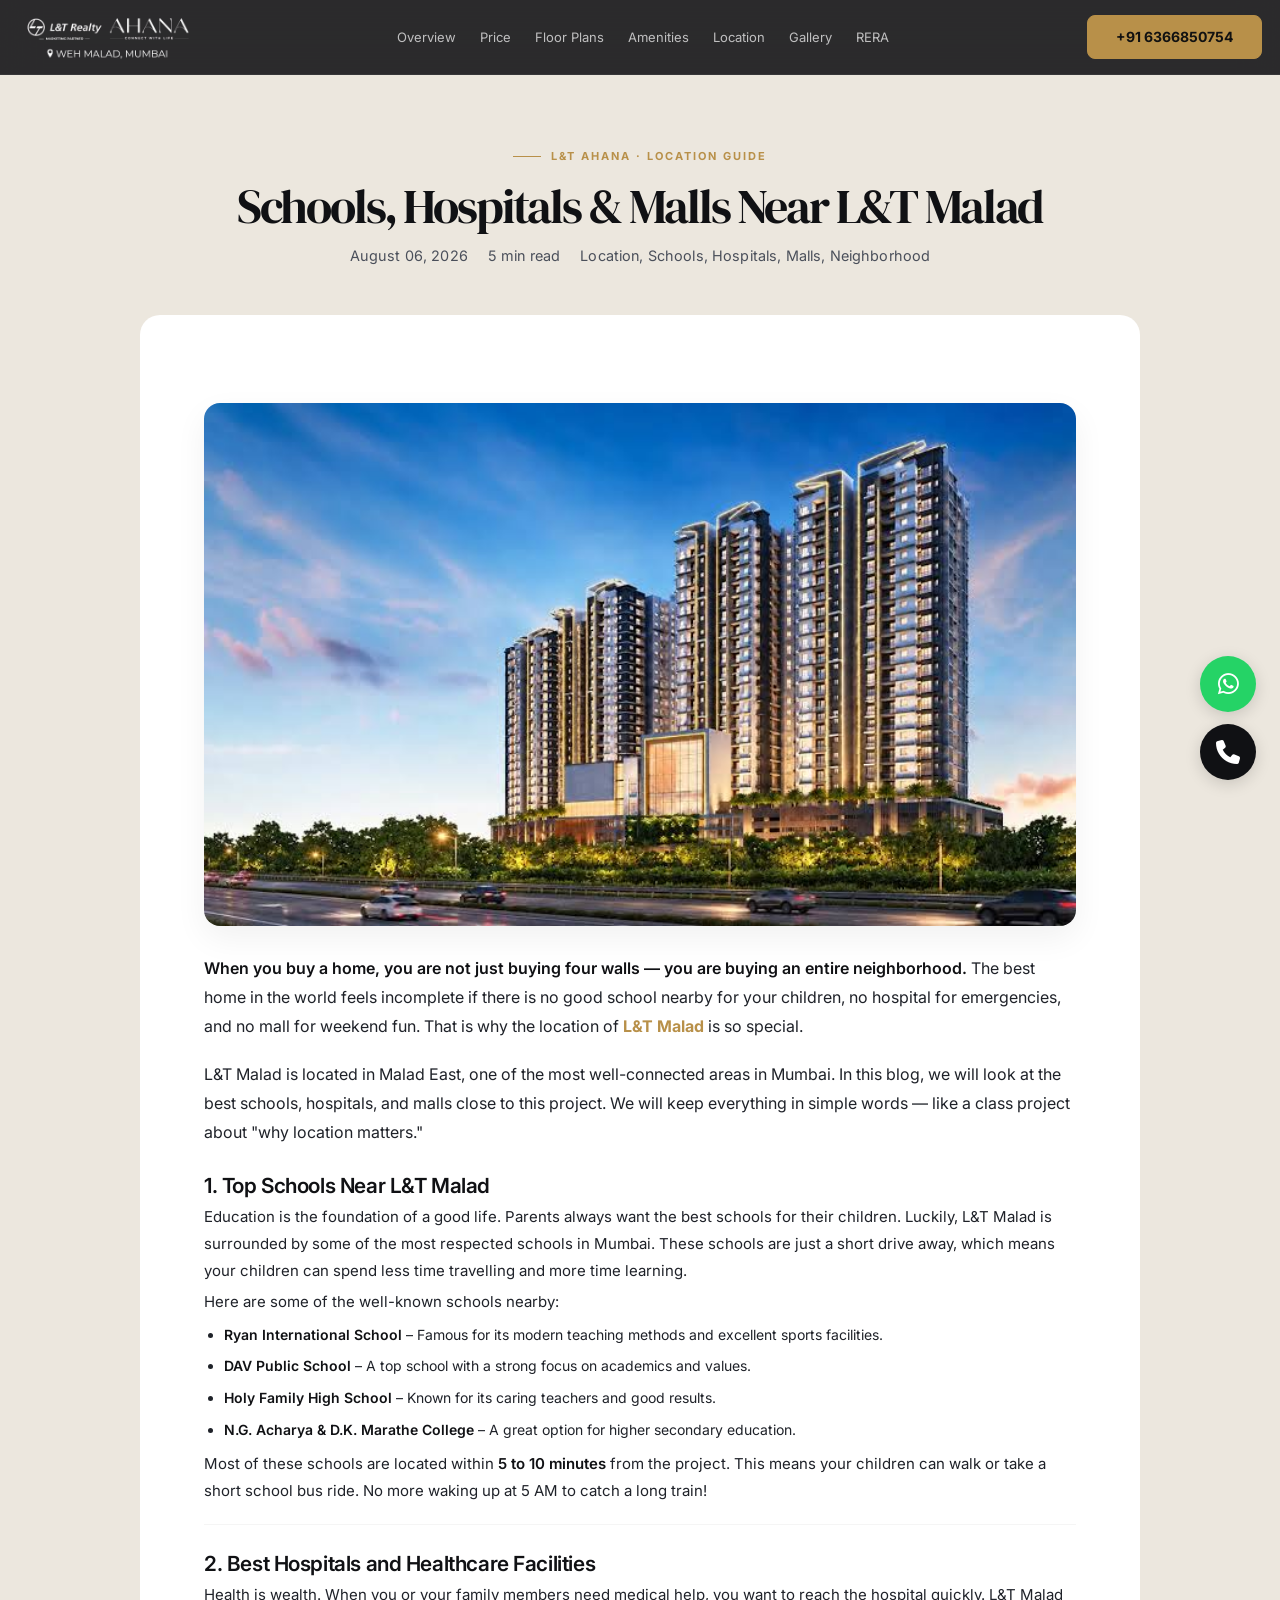
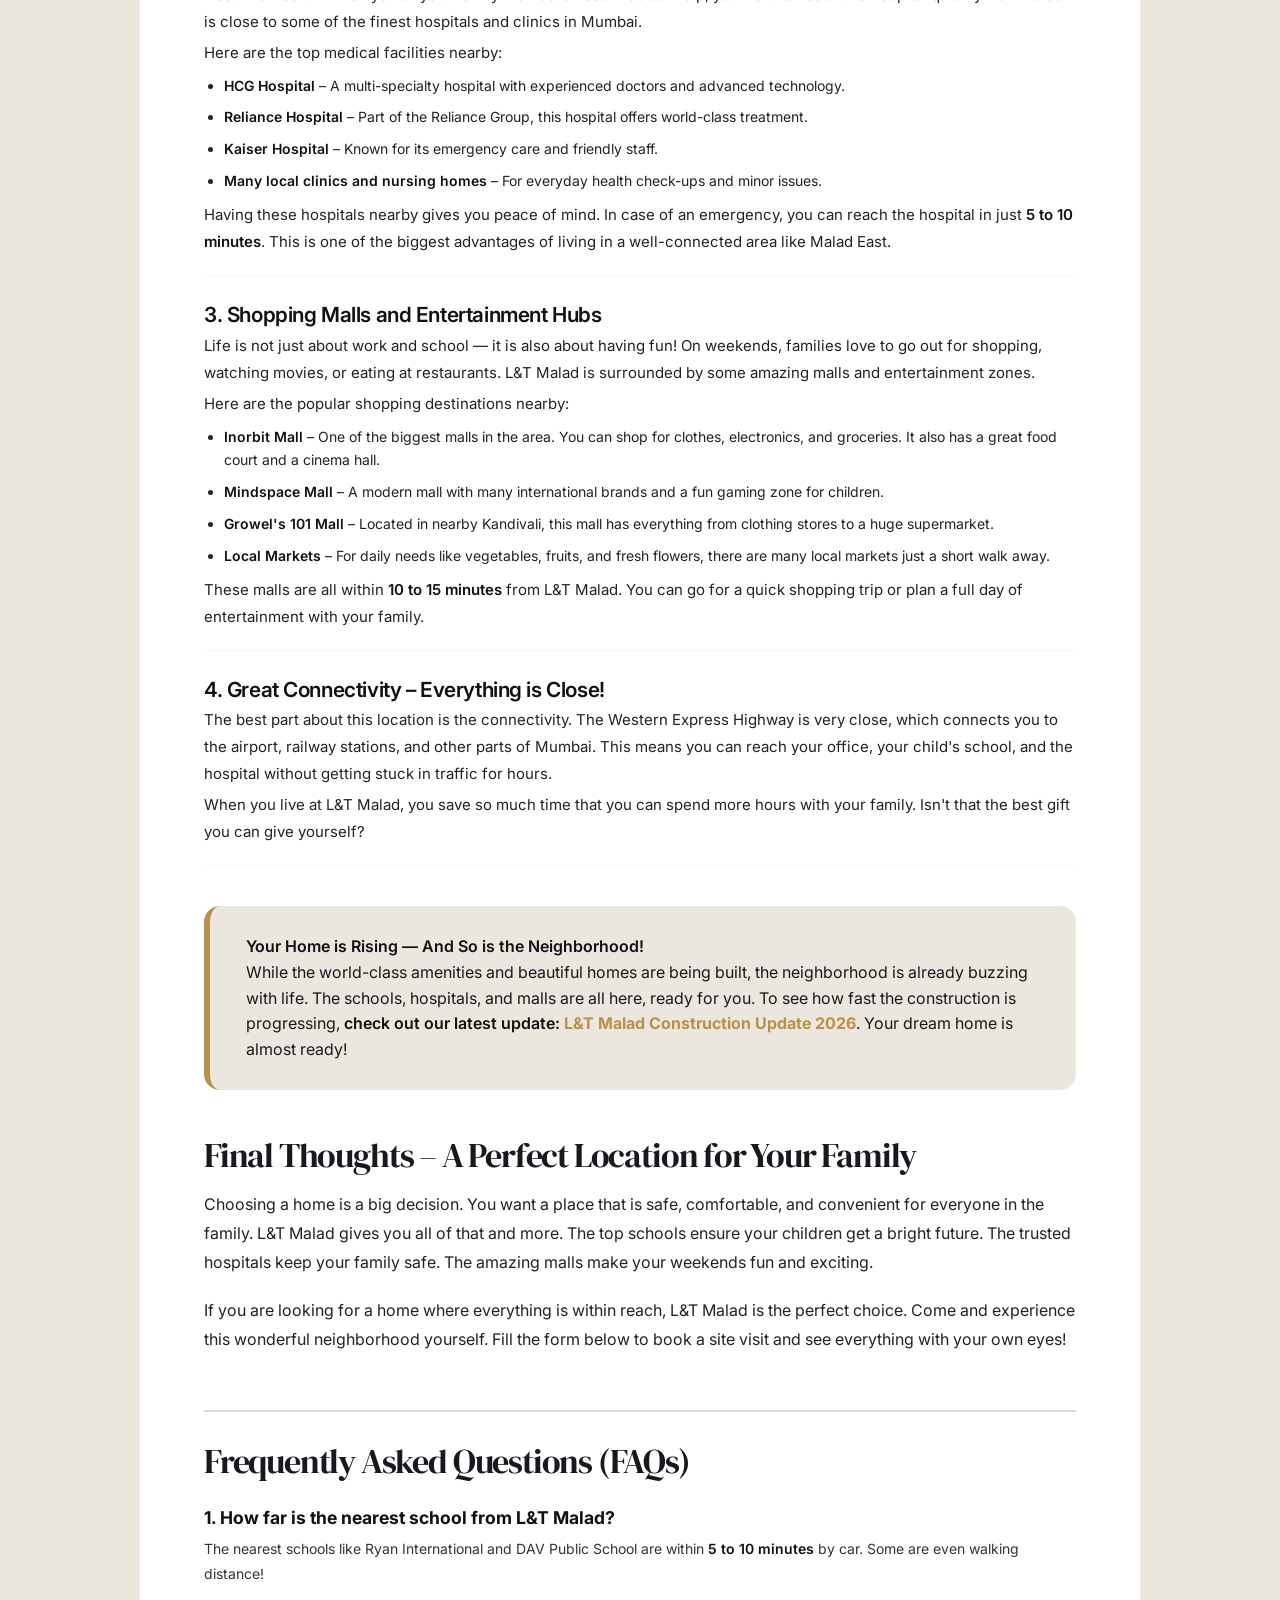
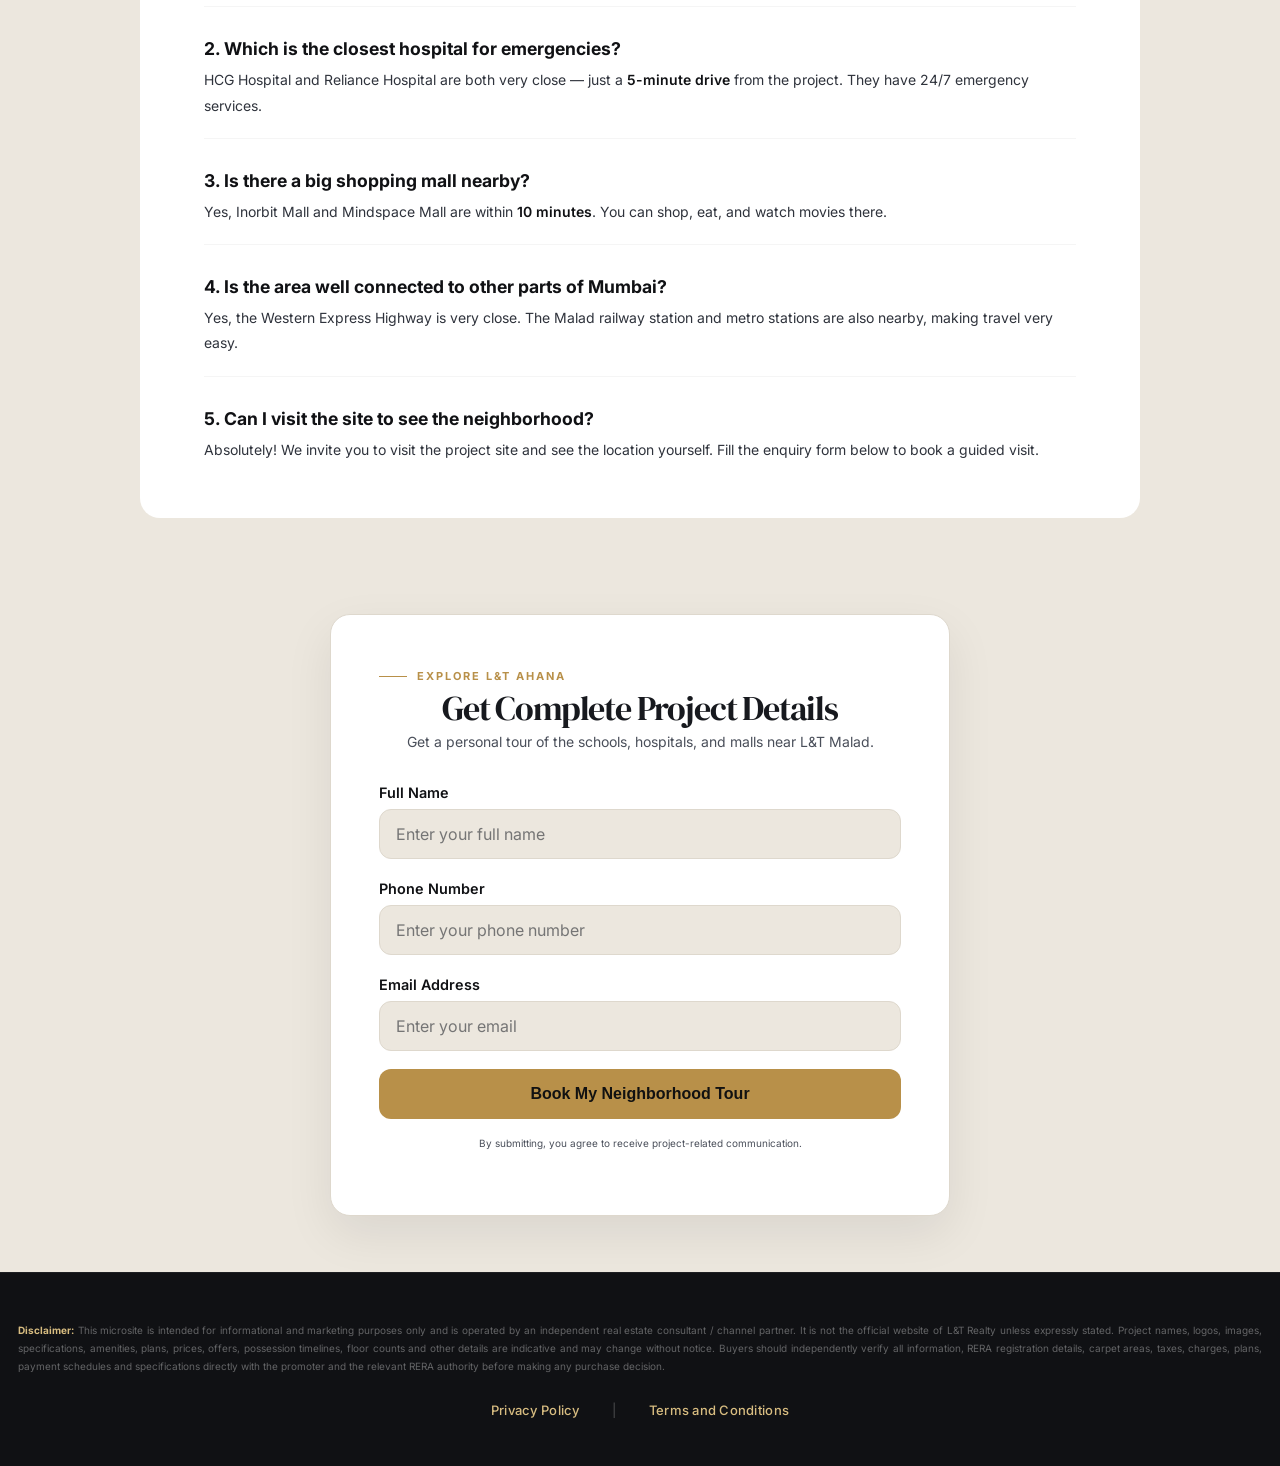
<file: schools-hospitals-malls-near-lt-malad.html>
<!DOCTYPE html>
<html lang="en">
<head>
    <meta charset="UTF-8" />
    <meta name="viewport" content="width=device-width, initial-scale=1.0" />
    <title>Schools, Hospitals &amp; Malls Near L&amp;T Malad | Location Guide | L&amp;T Ahana</title>
    <meta name="description" content="Explore the best schools, hospitals, and malls near L&amp;T Malad. Learn about the neighborhood, connectivity, and why this location is perfect for families." />
    <meta name="keywords" content="schools near L&amp;T Malad, hospitals near L&amp;T Malad, malls near L&amp;T Malad, Malad East location, L&amp;T Malad neighborhood, Mumbai schools, hospitals in Malad, shopping malls Mumbai" />
    <link rel="canonical" href="https://www.landtmaladeast.com/schools-hospitals-malls-near-lt-malad.html" />
    <meta name="robots" content="index, follow" />
    <meta name="theme-color" content="#101114" />
    <link rel="icon" href="downloadfev.png" type="image/png" />

    <!-- Open Graph -->
    <meta property="og:title" content="Schools, Hospitals &amp; Malls Near L&amp;T Malad | Location Guide" />
    <meta property="og:description" content="Explore the best schools, hospitals, and malls near L&amp;T Malad. Learn about the neighborhood, connectivity, and why this location is perfect for families." />
    <meta property="og:image" content="https://www.landtmaladeast.com/lnt-malad.png" />
    <meta property="og:url" content="https://www.landtmaladeast.com/schools-hospitals-malls-near-lt-malad.html" />
    <meta name="twitter:card" content="summary_large_image" />

    <!-- JSON-LD Schema -->
    <script type="application/ld+json">
        {
            "@context": "https://schema.org",
            "@type": "BlogPosting",
            "headline": "Schools, Hospitals & Malls Near L&T Malad",
            "description": "Explore the best schools, hospitals, and malls near L&T Malad. Learn about the neighborhood, connectivity, and why this location is perfect for families.",
            "image": "https://www.landtmaladeast.com/lnt-malad.png",
            "author": {
                "@type": "Organization",
                "name": "L&T Malad East"
            },
            "datePublished": "2026-08-06",
            "dateModified": "2026-08-06",
            "publisher": {
                "@type": "Organization",
                "name": "L&T Realty",
                "logo": {
                    "@type": "ImageObject",
                    "url": "https://www.landtmaladeast.com/malad%20logo%20(1).png"
                }
            }
        }
    </script>

    <!-- Fonts & Icons -->
    <link rel="preconnect" href="https://fonts.googleapis.com" />
    <link rel="preconnect" href="https://fonts.gstatic.com" crossorigin />
    <link rel="stylesheet" href="https://cdnjs.cloudflare.com/ajax/libs/font-awesome/6.5.2/css/all.min.css" />
    <link href="https://fonts.googleapis.com/css2?family=Inter:wght@400;500;600;700;800&family=DM+Serif+Display&display=swap" rel="stylesheet" />

    <style>
        :root {
            --black: #101114;
            --ink: #17191e;
            --white: #fff;
            --cream: #ece7de;
            --grey: #4a4f5a;
            --line: #ded8cd;
            --gold: #b89049;
            --gold2: #d8bd81;
            --max: 1260px;
            --shadow: 0 18px 48px rgba(16, 17, 20, .08);
        }

        * {
            box-sizing: border-box;
            margin: 0;
            padding: 0;
        }

        html {
            scroll-behavior: smooth;
        }

        body {
            font-family: 'Inter', sans-serif;
            background: var(--cream);
            color: var(--ink);
            line-height: 1.6;
        }

        a {
            text-decoration: none;
            color: inherit;
        }
        img {
            max-width: 100%;
            display: block;
        }

        .container {
            max-width: var(--max);
            margin: 0 auto;
            padding: 0 8px;
        }

        .serif,
        h1,
        h2,
        h3 {
            font-family: "DM Serif Display", serif;
            font-weight: 400;
            line-height: 1.05;
        }

        h1 {
            font-size: clamp(36px, 7.4vw, 48px);
            letter-spacing: -0.045em;
        }

        h2 {
            font-size: clamp(24px, 4.5vw, 34px);
            letter-spacing: -0.035em;
            margin-top: 48px;
            margin-bottom: 16px;
        }

        h3 {
            font-size: 22px;
            font-family: 'Inter', sans-serif;
            font-weight: 600;
            letter-spacing: -0.02em;
        }

        p {
            margin: 0 0 20px;
            color: #2a2d34;
        }

        .eyebrow {
            display: inline-flex;
            align-items: center;
            gap: 10px;
            font-size: 11px;
            font-weight: 700;
            letter-spacing: .18em;
            text-transform: uppercase;
            color: var(--gold);
        }

        .eyebrow:before {
            content: "";
            width: 28px;
            height: 1px;
            background: currentColor;
        }

        .btn {
            min-height: 44px;
            padding: 0 28px;
            border: 1px solid transparent;
            display: inline-flex;
            align-items: center;
            justify-content: center;
            gap: 10px;
            cursor: pointer;
            font-weight: 700;
            transition: .25s;
            border-radius: 8px;
            width: fit-content;
            font-size: 14px;
        }

        .btn-gold {
            background: var(--gold);
            color: #111;
            border: 1px solid var(--gold);
        }

        .btn-gold:hover {
            background: var(--gold2);
            border-color: var(--gold2);
            transform: translateY(-2px);
            box-shadow: 0 10px 24px rgba(184, 144, 73, 0.2);
        }

        .btn-outline-light {
            border-color: rgba(255, 255, 255, .3);
            color: #fff;
            background: rgba(255, 255, 255, .04);
        }

        .section {
            padding: 60px 0;
        }

        /* ----- HEADER ----- */
        .header {
            position: sticky;
            top: 0;
            left: 0;
            right: 0;
            z-index: 60;
            background: rgba(16, 17, 20, .88);
            backdrop-filter: blur(18px);
            border-bottom: 1px solid rgba(255, 255, 255, .06);
        }

        .nav {
            height: 74px;
            display: flex;
            align-items: center;
            justify-content: space-between;
            color: white;
        }

        .brand img {
            width: 180px;
            height: auto;
        }

        .navlinks {
            display: flex;
            gap: 24px;
            font-size: 13px;
            color: rgba(255, 255, 255, .7);
        }

        .navlinks a:hover {
            color: #fff;
        }

        .navactions {
            display: flex;
            gap: 8px;
        }

        .hamburger {
            display: none;
            background: none;
            border: none;
            padding: 5px;
            cursor: pointer;
            width: 40px;
            height: 40px;
            flex-direction: column;
            justify-content: center;
            gap: 5px;
            z-index: 1001;
            margin-left: auto;
            order: 2;
        }

        .hamburger span {
            display: block;
            width: 26px;
            height: 2px;
            background: white;
            transition: 0.3s ease;
        }

        /* ----- BLOG ARTICLE (clean, premium) ----- */
        .blog-article {
            padding: 64px 0 40px;
            background: var(--cream);
        }

        .blog-header {
            text-align: center;
            margin-bottom: 48px;
        }

        .blog-header h1 {
            color: var(--black);
            margin: 16px 0 12px;
        }

        .blog-header .meta {
            color: var(--grey);
            font-size: 0.9rem;
            display: flex;
            flex-wrap: wrap;
            justify-content: center;
            gap: 20px;
            letter-spacing: 0.01em;
        }

        .blog-content {
            max-width: 1000px;
            margin: 0 auto;
            background: #fff;
            padding: 56px 64px;
            border-radius: 20px;
        }

        .blog-content p {
            font-size: 16px;
            line-height: 1.8;
            color: #1f2229;
        }

        .blog-content strong {
            color: var(--black);
            font-weight: 600;
        }

        .blog-content ul {
            margin: 16px 0 24px 24px;
        }

        .blog-content ul li {
            list-style: disc;
            margin-bottom: 8px;
            line-height: 1.7;
            color: #1f2229;
        }

        .blog-content img {
            width: 100%;
            height: auto;
            border-radius: 16px;
            margin: 32px auto 28px;
            display: block;
            box-shadow: 0 12px 32px rgba(0, 0, 0, 0.06);
        }

        .amenity-item {
            padding: 8px 0 16px;
            border-bottom: 1px solid rgba(0, 0, 0, 0.04);
            margin-bottom: 20px;
        }

        .amenity-item:last-of-type {
            border-bottom: none;
            margin-bottom: 0;
        }

        .amenity-item h3 {
            font-size: 1.3rem;
            margin-bottom: 6px;
            color: var(--black);
            display: flex;
            align-items: center;
            gap: 10px;
        }

        .amenity-item h3 .num {
            display: none;
        }

        .amenity-item p {
            margin-bottom: 4px;
            font-size: 15px;
        }

        .amenity-item ul {
            margin: 8px 0 0 20px;
        }

        .amenity-item ul li {
            font-size: 14px;
        }

        .highlight-block {
            background: var(--cream);
            padding: 28px 36px;
            border-radius: 16px;
            margin: 40px 0 32px;
            border-left: 6px solid var(--gold);
        }

        .highlight-block strong {
            color: var(--black);
        }

        /* FAQ - clean */
        .faq-section {
            margin-top: 56px;
            padding-top: 32px;
            border-top: 2px solid var(--line);
        }

        .faq-section h2 {
            margin-top: 0;
            margin-bottom: 24px;
        }

        .faq-item {
            margin-bottom: 28px;
            padding-bottom: 20px;
            border-bottom: 1px solid rgba(0, 0, 0, 0.04);
        }

        .faq-item:last-child {
            border-bottom: none;
            margin-bottom: 0;
            padding-bottom: 0;
        }

        .faq-item h4 {
            font-size: 1.1rem;
            font-weight: 700;
            color: var(--black);
            margin-bottom: 4px;
        }

        .faq-item p {
            font-size: 14px;
            color: #2f333c;
            margin-bottom: 0;
        }

        .blog-cta {
            text-align: center;
            background: var(--cream);
            padding: 48px 32px;
            border-radius: 20px;
            margin: 56px 0 16px;
            border: 1px solid var(--line);
        }

        .blog-cta h3 {
            font-size: 1.8rem;
            font-family: "DM Serif Display", serif;
            font-weight: 400;
            color: var(--black);
            margin-bottom: 12px;
        }

        .blog-cta p {
            color: var(--grey);
            margin-bottom: 24px;
        }

        /* ---- ENQUIRY FORM (minimal) ---- */
        .enquiry-form-section {
            background: var(--cream);
            padding: 56px 0;
        }

        .form-box {
            max-width: 620px;
            margin: 0 auto;
            background: #fff;
            padding: 44px 48px;
            border-radius: 20px;
            box-shadow: var(--shadow);
            border: 1px solid var(--line);
        }

        .form-box h2 {
            text-align: center;
            margin-top: 0;
            margin-bottom: 4px;
        }

        .form-box .sub-head {
            text-align: center;
            color: var(--grey);
            margin-bottom: 28px;
            font-size: 14px;
        }

        .form-group {
            margin-bottom: 18px;
        }

        .form-group label {
            display: block;
            font-weight: 600;
            margin-bottom: 5px;
            color: var(--black);
            font-size: 0.9rem;
        }

        .form-group input {
            width: 100%;
            padding: 14px 16px;
            border: 1.5px solid var(--line);
            border-radius: 12px;
            font-size: 1rem;
            font-family: 'Inter', sans-serif;
            background: var(--cream);
            transition: 0.2s;
        }

        .form-group input:focus {
            outline: none;
            border-color: var(--gold);
            box-shadow: 0 0 0 4px rgba(184, 144, 73, 0.12);
        }

        .btn-submit {
            width: 100%;
            padding: 16px;
            background: var(--gold);
            color: #111;
            border: none;
            border-radius: 12px;
            font-weight: 800;
            font-size: 1rem;
            cursor: pointer;
            transition: 0.25s;
        }

        .btn-submit:hover {
            background: var(--gold2);
            transform: translateY(-2px);
            box-shadow: 0 8px 24px rgba(184, 144, 73, 0.25);
        }

        /* ---- FOOTER ---- */
        .footer {
            background: var(--black);
            color: rgba(255, 255, 255, .5);
            padding: 48px 0 36px;
            font-size: 12px;
            border-top: 1px solid rgba(255, 255, 255, .06);
        }

        .footer-grid {
            display: grid;
            grid-template-columns: 1.2fr .8fr .8fr .8fr;
            gap: 30px;
            padding-bottom: 28px;
            border-bottom: 1px solid rgba(255, 255, 255, .08);
            margin-bottom: 20px;
        }

        .footer h4 {
            color: white;
            font-family: 'Inter', sans-serif;
            font-size: 13px;
            margin: 0 0 10px;
            font-weight: 700;
        }

        .footer a {
            display: block;
            margin: 5px 0;
            color: rgba(255, 255, 255, .5);
            transition: color 0.2s;
        }

        .footer a:hover {
            color: var(--gold2);
        }

        .footer .btn-gold {
            margin-top: 8px;
            display: inline-block;
            padding: 0 24px;
            min-height: 38px;
            font-size: 12px;
        }

        .footer-disclaimer p {
            font-size: 10px;
            line-height: 1.8;
            color: rgba(255, 255, 255, .35);
            text-align: justify;
        }

        .footer-disclaimer strong {
            color: var(--gold2);
        }

        /* ---- DESKTOP FLOATING ICONS (Right Side) ---- */
        .desktop-float-icons {
            position: fixed;
            right: 24px;
            bottom: 120px;
            z-index: 999;
            display: flex;
            flex-direction: column;
            gap: 12px;
        }

        .desktop-float-icons a {
            display: flex;
            align-items: center;
            justify-content: center;
            width: 56px;
            height: 56px;
            border-radius: 50%;
            background: var(--black);
            color: #fff;
            font-size: 24px;
            box-shadow: 0 4px 16px rgba(0, 0, 0, 0.15);
            transition: all 0.3s ease;
            text-decoration: none;
        }

        .desktop-float-icons a:hover {
            transform: scale(1.1);
            box-shadow: 0 8px 24px rgba(0, 0, 0, 0.25);
        }

        .desktop-float-icons .whatsapp-float {
            background: #25D366;
        }

        .desktop-float-icons .call-float {
            background: var(--black);
        }

        .desktop-float-icons .whatsapp-float:hover {
            background: #1da851;
        }

        .desktop-float-icons .call-float:hover {
            background: var(--black);
        }

        /* Hide desktop icons on mobile */
        @media (max-width: 768px) {
            .desktop-float-icons {
                display: none !important;
            }
        }

        /* ---- MOBILE BOTTOM BAR ---- */
        .mobilebar {
            display: none;
        }

        @media (max-width: 768px) {
            .mobilebar {
                display: grid;
                position: fixed;
                grid-template-columns: 1fr 1fr 1fr;
                left: 0;
                right: 0;
                bottom: 0;
                z-index: 80;
                background: var(--black);
                box-shadow: 0 15px 40px rgba(0, 0, 0, .32);
                padding: 4px 0;
            }
            .mobilebar button {
                border: 0;
                background: green;
                color: #fff;
                padding: 12px 6px;
                font-size: 11px;
                font-weight: 800;
                cursor: pointer;
                border-radius: 0;
            }
            .mobilebar .call {
                border: 0;
                background: var(--black);
                text-align: center;
                color: #fff;
                padding: 12px 6px;
                font-size: 11px;
                font-weight: 800;
                cursor: pointer;
                text-decoration: none;
                display: flex;
                align-items: center;
                justify-content: center;
                gap: 6px;
            }
            .mobilebar .whats {
                border: 0;
                background: #25D366;
                text-align: center;
                color: #fff;
                padding: 12px 6px;
                font-size: 11px;
                font-weight: 800;
                cursor: pointer;
                text-decoration: none;
                display: flex;
                align-items: center;
                justify-content: center;
                gap: 6px;
            }
            .mobilebar .brochure {
                background: var(--gold);
                color: #111;
                display: flex;
                align-items: center;
                justify-content: center;
                gap: 6px;
            }

            .hamburger {
                display: flex;
            }

            .navlinks {
                display: none;
                position: absolute;
                top: 100%;
                left: 0;
                width: 100%;
                background: #fff;
                flex-direction: column;
                padding: 16px 0;
                box-shadow: 0 12px 30px rgba(0, 0, 0, 0.1);
                z-index: 1000;
                color: var(--black);
            }

            .navlinks.active {
                display: flex;
            }
            .navlinks a {
                width: 100%;
                padding: 12px 24px;
                border-bottom: 1px solid #eee;
                color: var(--black);
            }

            .hamburger.active span:nth-child(1) {
                transform: translateY(7px) rotate(45deg);
            }
            .hamburger.active span:nth-child(2) {
                opacity: 0;
            }
            .hamburger.active span:nth-child(3) {
                transform: translateY(-7px) rotate(-45deg);
            }

            .blog-content {
                padding: 32px 24px;
            }
            .blog-header h1 {
                font-size: 2rem;
            }

            .form-box {
                padding: 28px 20px;
            }
            .footer-grid {
                grid-template-columns: 1fr;
            }
            .brand img {
                width: 140px;
            }

            .navactions .btn-gold {
                display: none;
            }

            body {
                padding-bottom: 50px;
            }
        }

        @media (max-width: 480px) {
            .blog-content {
                padding: 0 16px;
            }
            .highlight-block {
                padding: 20px;
            }
            .blog-cta {
                padding: 28px 16px;
            }
            .blog-cta h3 {
                font-size: 1.4rem;
            }
        }

        .policy-links {
            margin-top: 16px;
            display: flex;
            gap: 32px;
            justify-content: center;
            align-items: center;
            flex-wrap: wrap;
        }

        .policy-links a {
            color: var(--gold2);
            font-size: 13px;
            font-weight: 500;
            letter-spacing: 0.02em;
            transition: color 0.3s ease, border-bottom-color 0.3s ease;
            border-bottom: 2px solid transparent;
            padding-bottom: 2px;
        }

        .policy-links a:hover {
            color: #ffffff;
            border-bottom-color: var(--gold2);
        }

        .policy-links a:not(:last-child)::after {
            content: "|";
            color: rgba(255, 255, 255, 0.2);
            margin-left: 32px;
            pointer-events: none;
        }

        @media (max-width: 480px) {
            .policy-links {
                gap: 16px;
            }
            .policy-links a {
                font-size: 12px;
            }
            .policy-links a:not(:last-child)::after {
                margin-left: 16px;
            }
        }
    </style>
</head>
<body>

    <!-- DESKTOP FLOATING ICONS (WhatsApp & Call) -->
    <div class="desktop-float-icons">
        <a href="https://wa.me/916366850754?text=Hi%2C%20I%20am%20interested%20in%20L%26T%20Ahana%20Malad%20East" class="whatsapp-float" aria-label="WhatsApp" target="_blank">
            <i class="fa-brands fa-whatsapp"></i>
        </a>
        <a href="tel:+916366850754" class="call-float" aria-label="Call">
            <i class="fa-solid fa-phone"></i>
        </a>
    </div>

    <header class="header">
        <div class="container nav">
            <!-- Logo with link to homepage -->
            <a class="brand" href="https://www.landtmaladeast.com/"><img src="malad logo (1).png" alt="L&T Malad East" /></a>
            <div id="navlinks" class="navlinks">
                <a href="https://www.landtmaladeast.com/#overview">Overview</a>
                <a href="https://www.landtmaladeast.com/#price">Price</a>
                <a href="https://www.landtmaladeast.com/#floorplans">Floor Plans</a>
                <a href="https://www.landtmaladeast.com/#amenities">Amenities</a>
                <a href="https://www.landtmaladeast.com/#location">Location</a>
                <a href="https://www.landtmaladeast.com/#gallery">Gallery</a>
                <a href="https://www.landtmaladeast.com/#rera">RERA</a>
            </div>
            <button class="hamburger" id="hamburger" aria-label="Open menu">
                <span></span><span></span><span></span>
            </button>
            <div class="navactions">
                <a class="btn btn-gold" href="tel:+916366850754">+91 6366850754</a>
            </div>
        </div>
    </header>

    <section class="blog-article">
        <div class="container">
            <div class="blog-header">
                <div class="eyebrow">L&T Ahana · Location Guide</div>
                <h1>Schools, Hospitals &amp; Malls Near L&amp;T Malad</h1>
                <div class="meta">
                    <span>August 06, 2026</span>
                    <span>5 min read</span>
                    <span>Location, Schools, Hospitals, Malls, Neighborhood</span>
                </div>
            </div>

            <div class="blog-content">
                <!-- Featured Image -->
                <img src="images/image-13.jpg" alt="Schools, hospitals and malls near L&amp;T Malad" loading="lazy" />

                <p><strong>When you buy a home, you are not just buying four walls — you are buying an entire neighborhood.</strong> The best home in the world feels incomplete if there is no good school nearby for your children, no hospital for emergencies, and no mall for weekend fun. That is why the location of <a href="https://www.landtmaladeast.com/" target="_blank" style="font-weight:700; color:var(--gold);">L&amp;T Malad</a> is so special.</p>

                <p>L&amp;T Malad is located in Malad East, one of the most well-connected areas in Mumbai. In this blog, we will look at the best schools, hospitals, and malls close to this project. We will keep everything in simple words — like a class project about "why location matters."</p>

                <!-- 1. Top Schools -->
                <div class="amenity-item">
                    <h3>1. Top Schools Near L&amp;T Malad</h3>
                    <p>Education is the foundation of a good life. Parents always want the best schools for their children. Luckily, L&amp;T Malad is surrounded by some of the most respected schools in Mumbai. These schools are just a short drive away, which means your children can spend less time travelling and more time learning.</p>
                    <p>Here are some of the well-known schools nearby:</p>
                    <ul>
                        <li><strong>Ryan International School</strong> – Famous for its modern teaching methods and excellent sports facilities.</li>
                        <li><strong>DAV Public School</strong> – A top school with a strong focus on academics and values.</li>
                        <li><strong>Holy Family High School</strong> – Known for its caring teachers and good results.</li>
                        <li><strong>N.G. Acharya &amp; D.K. Marathe College</strong> – A great option for higher secondary education.</li>
                    </ul>
                    <p>Most of these schools are located within <strong>5 to 10 minutes</strong> from the project. This means your children can walk or take a short school bus ride. No more waking up at 5 AM to catch a long train!</p>
                </div>

                <!-- 2. Best Hospitals -->
                <div class="amenity-item">
                    <h3>2. Best Hospitals and Healthcare Facilities</h3>
                    <p>Health is wealth. When you or your family members need medical help, you want to reach the hospital quickly. L&amp;T Malad is close to some of the finest hospitals and clinics in Mumbai.</p>
                    <p>Here are the top medical facilities nearby:</p>
                    <ul>
                        <li><strong>HCG Hospital</strong> – A multi-specialty hospital with experienced doctors and advanced technology.</li>
                        <li><strong>Reliance Hospital</strong> – Part of the Reliance Group, this hospital offers world-class treatment.</li>
                        <li><strong>Kaiser Hospital</strong> – Known for its emergency care and friendly staff.</li>
                        <li><strong>Many local clinics and nursing homes</strong> – For everyday health check-ups and minor issues.</li>
                    </ul>
                    <p>Having these hospitals nearby gives you peace of mind. In case of an emergency, you can reach the hospital in just <strong>5 to 10 minutes</strong>. This is one of the biggest advantages of living in a well-connected area like Malad East.</p>
                </div>

                <!-- 3. Shopping Malls -->
                <div class="amenity-item">
                    <h3>3. Shopping Malls and Entertainment Hubs</h3>
                    <p>Life is not just about work and school — it is also about having fun! On weekends, families love to go out for shopping, watching movies, or eating at restaurants. L&amp;T Malad is surrounded by some amazing malls and entertainment zones.</p>
                    <p>Here are the popular shopping destinations nearby:</p>
                    <ul>
                        <li><strong>Inorbit Mall</strong> – One of the biggest malls in the area. You can shop for clothes, electronics, and groceries. It also has a great food court and a cinema hall.</li>
                        <li><strong>Mindspace Mall</strong> – A modern mall with many international brands and a fun gaming zone for children.</li>
                        <li><strong>Growel's 101 Mall</strong> – Located in nearby Kandivali, this mall has everything from clothing stores to a huge supermarket.</li>
                        <li><strong>Local Markets</strong> – For daily needs like vegetables, fruits, and fresh flowers, there are many local markets just a short walk away.</li>
                    </ul>
                    <p>These malls are all within <strong>10 to 15 minutes</strong> from L&amp;T Malad. You can go for a quick shopping trip or plan a full day of entertainment with your family.</p>
                </div>

                <!-- 4. Great Connectivity -->
                <div class="amenity-item">
                    <h3>4. Great Connectivity – Everything is Close!</h3>
                    <p>The best part about this location is the connectivity. The Western Express Highway is very close, which connects you to the airport, railway stations, and other parts of Mumbai. This means you can reach your office, your child's school, and the hospital without getting stuck in traffic for hours.</p>
                    <p>When you live at L&amp;T Malad, you save so much time that you can spend more hours with your family. Isn't that the best gift you can give yourself?</p>
                </div>

                <!-- Highlight Block: Construction Update Link -->
                <div class="highlight-block">
                    <strong>Your Home is Rising — And So is the Neighborhood!</strong><br />
                    While the world-class amenities and beautiful homes are being built, the neighborhood is already buzzing with life. The schools, hospitals, and malls are all here, ready for you. To see how fast the construction is progressing, <strong>check out our latest update:</strong> <a href="lt-malad-construction-update-2026.html" target="_blank" style="font-weight:700; color:var(--gold);">L&amp;T Malad Construction Update 2026</a>. Your dream home is almost ready!
                </div>

                <h2>Final Thoughts – A Perfect Location for Your Family</h2>
                <p>Choosing a home is a big decision. You want a place that is safe, comfortable, and convenient for everyone in the family. L&amp;T Malad gives you all of that and more. The top schools ensure your children get a bright future. The trusted hospitals keep your family safe. The amazing malls make your weekends fun and exciting.</p>
                <p>If you are looking for a home where everything is within reach, L&amp;T Malad is the perfect choice. Come and experience this wonderful neighborhood yourself. Fill the form below to book a site visit and see everything with your own eyes!</p>

                <!-- FAQ Section -->
                <div class="faq-section">
                    <h2>Frequently Asked Questions (FAQs)</h2>

                    <div class="faq-item">
                        <h4>1. How far is the nearest school from L&amp;T Malad?</h4>
                        <p>The nearest schools like Ryan International and DAV Public School are within <strong>5 to 10 minutes</strong> by car. Some are even walking distance!</p>
                    </div>

                    <div class="faq-item">
                        <h4>2. Which is the closest hospital for emergencies?</h4>
                        <p>HCG Hospital and Reliance Hospital are both very close — just a <strong>5-minute drive</strong> from the project. They have 24/7 emergency services.</p>
                    </div>

                    <div class="faq-item">
                        <h4>3. Is there a big shopping mall nearby?</h4>
                        <p>Yes, Inorbit Mall and Mindspace Mall are within <strong>10 minutes</strong>. You can shop, eat, and watch movies there.</p>
                    </div>

                    <div class="faq-item">
                        <h4>4. Is the area well connected to other parts of Mumbai?</h4>
                        <p>Yes, the Western Express Highway is very close. The Malad railway station and metro stations are also nearby, making travel very easy.</p>
                    </div>

                    <div class="faq-item">
                        <h4>5. Can I visit the site to see the neighborhood?</h4>
                        <p>Absolutely! We invite you to visit the project site and see the location yourself. Fill the enquiry form below to book a guided visit.</p>
                    </div>
                </div>

            </div>
        </div>
    </section>

    <!-- ENQUIRY FORM -->
    <section id="enquiry-form" class="enquiry-form-section">
        <div class="container">
            <div class="form-box">
                <div class="eyebrow" style="justify-content:center; margin-bottom:6px;">Explore L&T Ahana</div>
                <h2>Get Complete Project Details</h2>
                <p class="sub-head">Get a personal tour of the schools, hospitals, and malls near L&amp;T Malad.</p>
                <form id="blog-enquiry-form" action="send-email.php" method="POST">
                    <input type="hidden" name="project" value="L&amp;T Malad - Neighborhood" />
                    <div class="form-group">
                        <label for="name">Full Name</label>
                        <input type="text" id="name" name="name" placeholder="Enter your full name" required />
                    </div>
                    <div class="form-group">
                        <label for="phone">Phone Number</label>
                        <input type="tel" id="phone" name="phone_number" placeholder="Enter your phone number" required />
                    </div>
                    <div class="form-group">
                        <label for="email">Email Address</label>
                        <input type="email" id="email" name="email" placeholder="Enter your email" required />
                    </div>
                    <button type="submit" class="btn-submit">Book My Neighborhood Tour</button>
                </form>
                <p style="font-size:10px; color:var(--grey); margin-top:16px; text-align:center;">By submitting, you agree to receive project-related communication.</p>
            </div>
        </div>
    </section>

    <!-- FOOTER -->
    <footer class="footer">
        <div class="container">
            <div class="footer-disclaimer">
                <p><strong>Disclaimer:</strong> This microsite is intended for informational and marketing purposes only and is operated by an independent real estate consultant / channel partner. It is not the official website of L&amp;T Realty unless expressly stated. Project names, logos, images, specifications, amenities, plans, prices, offers, possession timelines, floor counts and other details are indicative and may change without notice. Buyers should independently verify all information, RERA registration details, carpet areas, taxes, charges, plans, payment schedules and specifications directly with the promoter and the relevant RERA authority before making any purchase decision.</p>
                <div class="policy-links">
                    <a href="privacy-policy.html">Privacy Policy</a>
                    <a href="terms-and-conditions.html">Terms and Conditions</a>
                </div>
            </div>
        </div>
    </footer>

    <!-- MOBILE BOTTOM BAR -->
    <div class="mobilebar">
        <button id="brochure-btn" class="brochure open-modal" data-title="Download L&T Ahana Brochure">
            <i class="fa-solid fa-file-arrow-down"></i> Brochure
        </button>
        <a class="call" href="tel:+916366850754">
            <i class="fa-solid fa-phone"></i> Call
        </a>
        <a class="whats" href="https://wa.me/916366850754?text=Hi%2C%20I%20am%20interested%20in%20L%26T%20Ahana%20Malad%20East">
            <i class="fa-brands fa-whatsapp"></i> WhatsApp
        </a>
    </div>

    <script>
        document.addEventListener("DOMContentLoaded", function() {
            const hamburger = document.getElementById("hamburger");
            const navlinks = document.getElementById("navlinks");

            hamburger.addEventListener("click", function() {
                hamburger.classList.toggle("active");
                navlinks.classList.toggle("active");
            });

            document.querySelectorAll("#navlinks a").forEach(function(link) {
                link.addEventListener("click", function() {
                    hamburger.classList.remove("active");
                    navlinks.classList.remove("active");
                });
            });

            const brochureBtn = document.getElementById('brochure-btn');
            if (brochureBtn) {
                brochureBtn.addEventListener('click', function(e) {
                    e.preventDefault();
                    const formSection = document.getElementById('enquiry-form');
                    if (formSection) {
                        formSection.scrollIntoView({ behavior: 'smooth' });
                    }
                });
            }
        });
    </script>

</body>
</html>
</file>
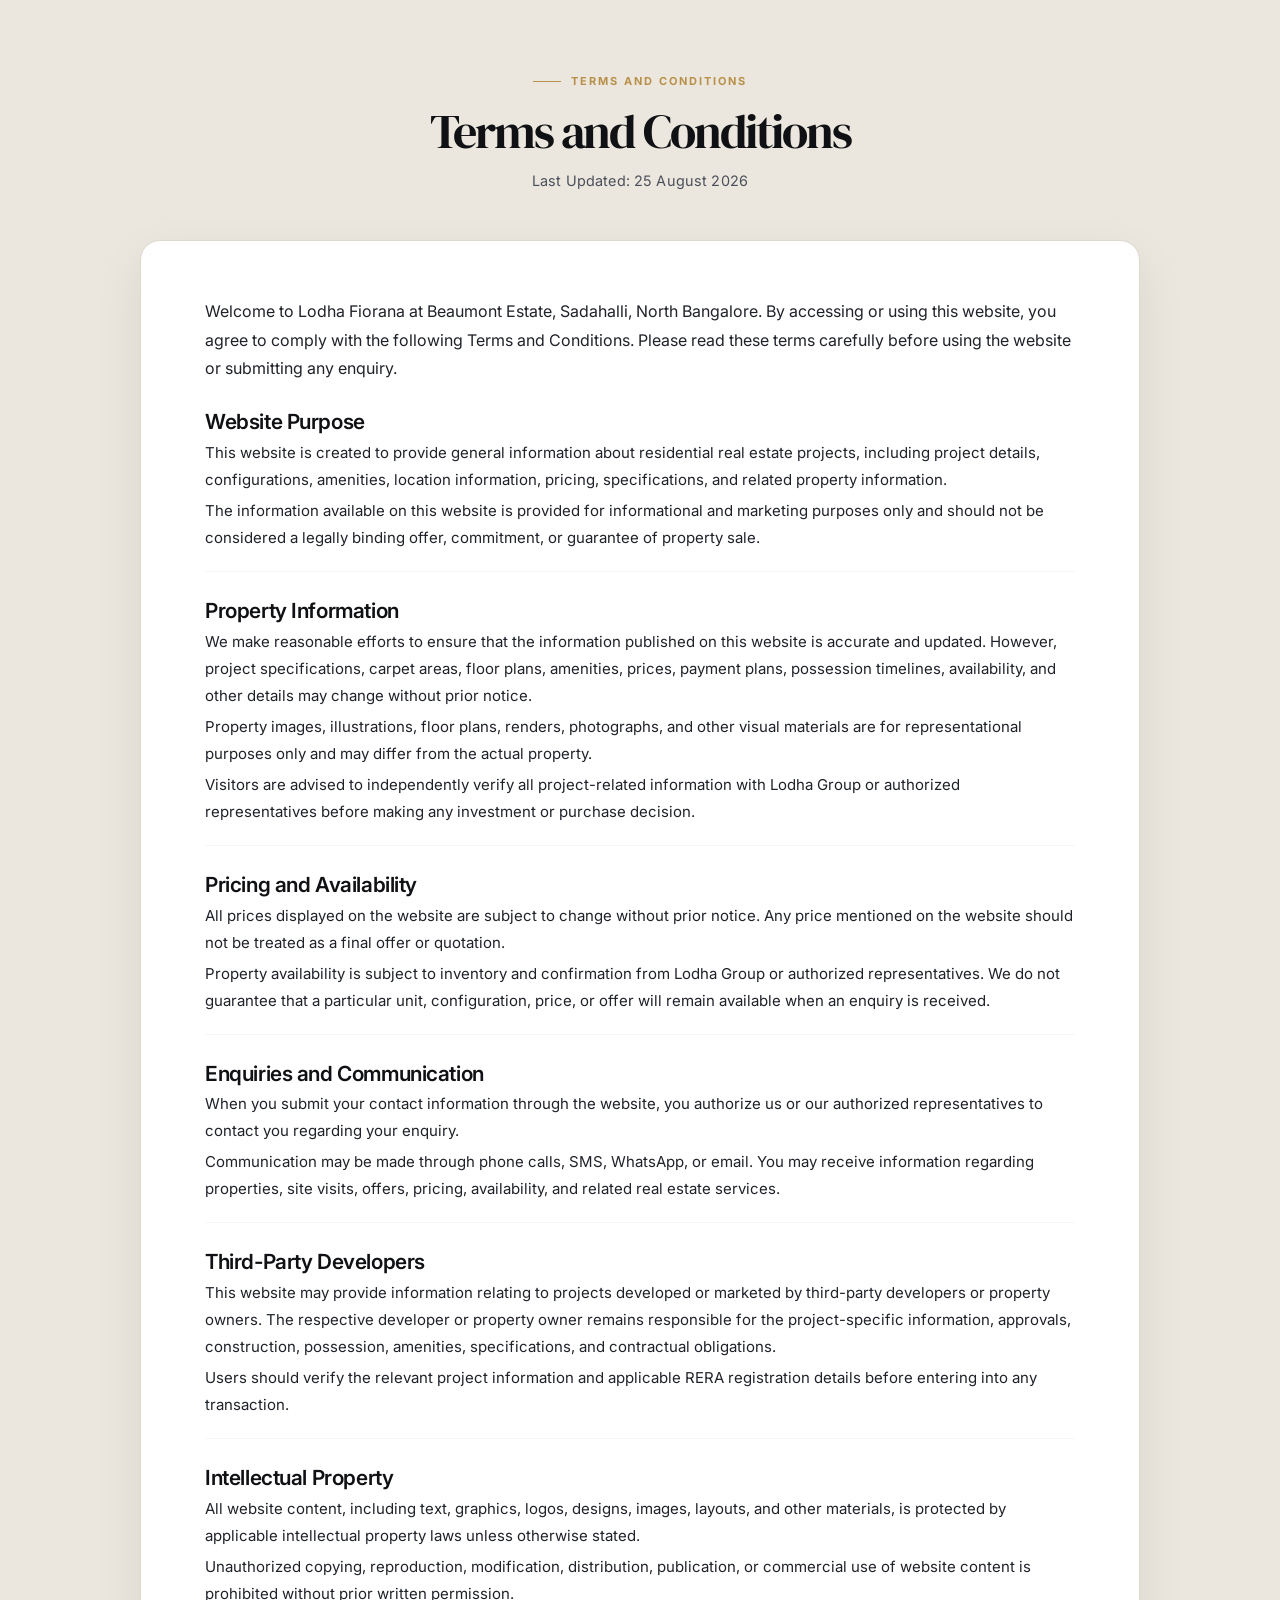
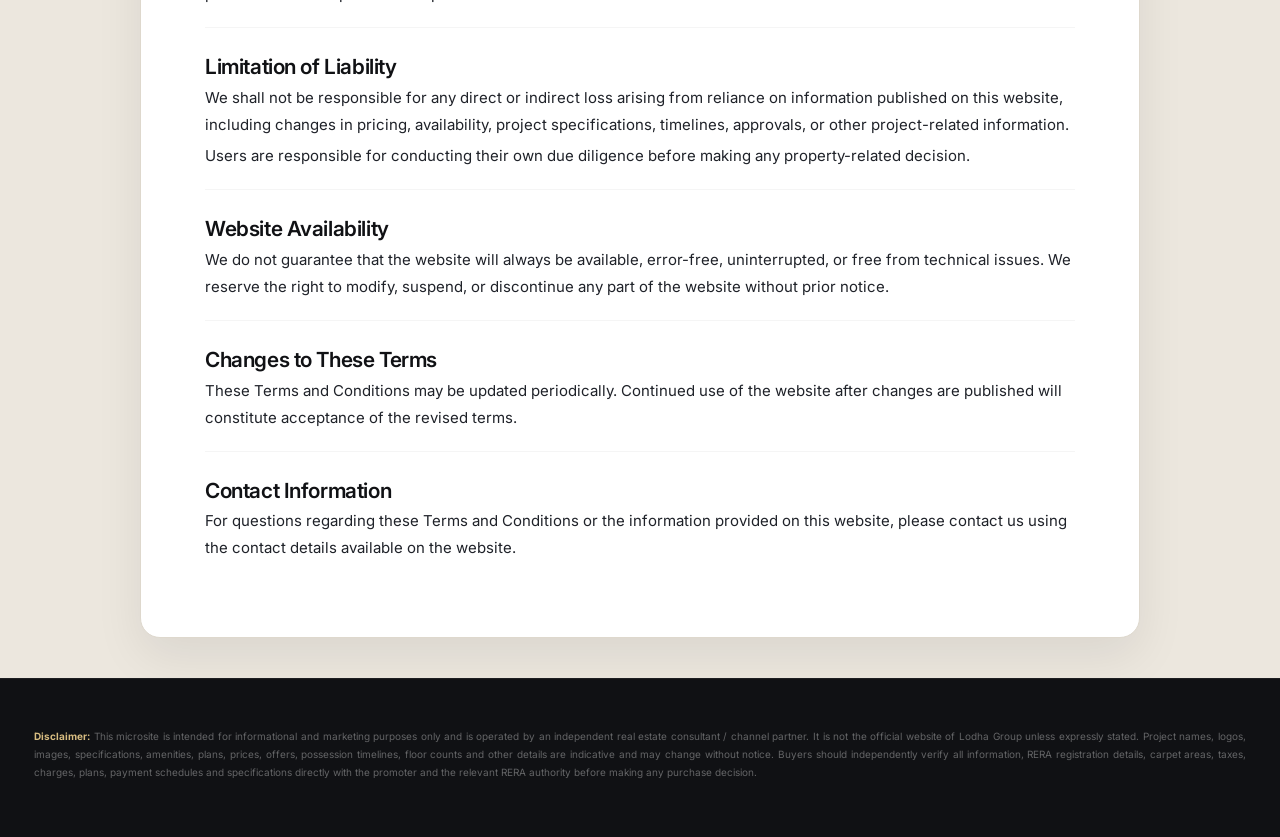
<file: terms-and-conditions.html>
<!DOCTYPE html>
<html lang="en">
<head>
  <meta charset="UTF-8" />
  <meta name="viewport" content="width=device-width, initial-scale=1.0" />
  <title>Terms and Conditions</title>
  <!-- <meta name="robots" content="noindex, nofollow" />
  <meta name="theme-color" content="#101114" />
  <link rel="icon" href="downloadfev.png" type="image/png" /> -->

  <!-- Fonts & Icons -->
  <link rel="preconnect" href="https://fonts.googleapis.com" />
  <link rel="preconnect" href="https://fonts.gstatic.com" crossorigin />
  <link rel="stylesheet" href="https://cdnjs.cloudflare.com/ajax/libs/font-awesome/6.5.2/css/all.min.css" />
  <link href="https://fonts.googleapis.com/css2?family=Inter:wght@400;500;600;700;800&family=DM+Serif+Display&display=swap" rel="stylesheet" />

  <style>
    :root {
      --black: #101114;
      --ink: #17191e;
      --white: #fff;
      --soft: #ece7de;
      --grey: #4a4f5a;
      --line: #ded8cd;
      --gold: #b89049;
      --gold2: #d8bd81;
      --max: 1260px;
      --shadow: 0 18px 48px rgba(16, 17, 20, .08);
    }

    * { box-sizing: border-box; margin: 0; padding: 0; }

    html { scroll-behavior: smooth; }

    body {
      font-family: 'Inter', sans-serif;
      background: var(--soft);
      color: var(--ink);
      line-height: 1.6;
    }

    a { text-decoration: none; color: inherit; }
    img { max-width: 100%; display: block; }

    .container {
      max-width: var(--max);
      margin: 0 auto;
      padding: 0 24px;
    }

    .serif, h1, h2, h3 {
      font-family: "DM Serif Display", serif;
      font-weight: 400;
      line-height: 1.05;
    }

    h1 {
      font-size: clamp(36px, 7.4vw, 48px);
      letter-spacing: -0.045em;
    }

    h2 {
      font-size: clamp(24px, 4.5vw, 34px);
      letter-spacing: -0.035em;
      margin-top: 48px;
      margin-bottom: 16px;
    }

    h3 {
      font-size: 22px;
      font-family: 'Inter', sans-serif;
      font-weight: 600;
      letter-spacing: -0.02em;
    }

    p {
      margin: 0 0 20px;
      color: #2a2d34;
    }

    .eyebrow {
      display: inline-flex;
      align-items: center;
      gap: 10px;
      font-size: 11px;
      font-weight: 700;
      letter-spacing: .18em;
      text-transform: uppercase;
      color: var(--gold);
    }

    .eyebrow:before {
      content: "";
      width: 28px;
      height: 1px;
      background: currentColor;
    }

    .btn {
      min-height: 44px;
      padding: 0 28px;
      border: 1px solid transparent;
      display: inline-flex;
      align-items: center;
      justify-content: center;
      gap: 10px;
      cursor: pointer;
      font-weight: 700;
      transition: .25s;
      border-radius: 8px;
      width: fit-content;
      font-size: 14px;
    }

    .btn-gold {
      background: var(--gold);
      color: #111;
      border: 1px solid var(--gold);
    }

    .btn-gold:hover {
      background: var(--gold2);
      border-color: var(--gold2);
      transform: translateY(-2px);
      box-shadow: 0 10px 24px rgba(184, 144, 73, 0.2);
    }

    .btn-outline-light {
      border-color: rgba(255,255,255,.3);
      color: #fff;
      background: rgba(255,255,255,.04);
    }

    .section { padding: 60px 0; }

    /* ----- HEADER ----- */
    .header {
      position: sticky;
      top: 0;
      left: 0;
      right: 0;
      z-index: 60;
      background: rgba(16, 17, 20, .88);
      backdrop-filter: blur(18px);
      border-bottom: 1px solid rgba(255,255,255,.06);
    }

    .nav {
      height: 74px;
      display: flex;
      align-items: center;
      justify-content: space-between;
      color: white;
    }

    .brand img { width: 180px; height: auto; }

    .navlinks {
      display: flex;
      gap: 24px;
      font-size: 13px;
      color: rgba(255,255,255,.7);
    }

    .navlinks a:hover { color: #fff; }

    .navactions { display: flex; gap: 8px; }

    .hamburger {
      display: none;
      background: none;
      border: none;
      padding: 5px;
      cursor: pointer;
      width: 40px;
      height: 40px;
      flex-direction: column;
      justify-content: center;
      gap: 5px;
      z-index: 1001;
    }

    .hamburger span {
      display: block;
      width: 26px;
      height: 2px;
      background: white;
      transition: 0.3s ease;
    }

    /* ----- BLOG ARTICLE (clean, premium) ----- */
    .blog-article {
      padding: 64px 0 40px;
      background: var(--soft);
    }

    .blog-header {
      text-align: center;
      margin-bottom: 48px;
    }

    .blog-header h1 {
      color: var(--black);
      margin: 16px 0 12px;
    }

    .blog-header .meta {
      color: var(--grey);
      font-size: 0.9rem;
      display: flex;
      flex-wrap: wrap;
      justify-content: center;
      gap: 20px;
      letter-spacing: 0.01em;
    }

    .blog-content {
      max-width: 1000px;
      margin: 0 auto;
      background: #fff;
      padding: 56px 64px;
      border-radius: 20px;
      box-shadow: var(--shadow);
      border: 1px solid var(--line);
    }

    .blog-content p {
      font-size: 16px;
      line-height: 1.8;
      color: #1f2229;
    }

    .blog-content strong {
      color: var(--black);
      font-weight: 600;
    }

    .blog-content ul {
      margin: 16px 0 24px 24px;
    }

    .blog-content ul li {
      list-style: disc;
      margin-bottom: 8px;
      line-height: 1.7;
      color: #1f2229;
    }

    .blog-content img {
      width: 100%;
      border-radius: 16px;
      margin: 32px 0 28px;
      box-shadow: 0 12px 32px rgba(0,0,0,0.06);
    }

    /* — policy items: clean, no background box — */
    .policy-item {
      padding: 8px 0 16px;
      border-bottom: 1px solid rgba(0,0,0,0.04);
      margin-bottom: 20px;
    }

    .policy-item:last-of-type {
      border-bottom: none;
      margin-bottom: 0;
    }

    .policy-item h3 {
      font-size: 1.3rem;
      margin-bottom: 6px;
      color: var(--black);
      display: flex;
      align-items: center;
      gap: 10px;
    }

    .policy-item p {
      margin-bottom: 4px;
      font-size: 15px;
    }

    .policy-item ul {
      margin: 8px 0 0 20px;
    }

    .policy-item ul li {
      font-size: 14px;
    }

    .highlight-block {
      background: var(--soft);
      padding: 28px 36px;
      border-radius: 16px;
      margin: 40px 0 32px;
      border-left: 6px solid var(--gold);
    }

    .highlight-block strong {
      color: var(--black);
    }

    /* ---- FOOTER ---- */
    .footer {
      background: var(--black);
      color: rgba(255,255,255,.5);
      padding: 48px 0 36px;
      font-size: 12px;
      border-top: 1px solid rgba(255,255,255,.06);
    }

    .footer-grid {
      display: grid;
      grid-template-columns: 1.2fr .8fr .8fr .8fr;
      gap: 30px;
      padding-bottom: 28px;
      border-bottom: 1px solid rgba(255,255,255,.08);
      margin-bottom: 20px;
    }

    .footer h4 {
      color: white;
      font-family: 'Inter', sans-serif;
      font-size: 13px;
      margin: 0 0 10px;
      font-weight: 700;
    }

    .footer a {
      display: block;
      margin: 5px 0;
      color: rgba(255,255,255,.5);
      transition: color 0.2s;
    }

    .footer a:hover { color: var(--gold2); }

    .footer .btn-gold {
      margin-top: 8px;
      display: inline-block;
      padding: 0 24px;
      min-height: 38px;
      font-size: 12px;
    }

    .footer-disclaimer p {
      font-size: 10px;
      line-height: 1.8;
      color: rgba(255,255,255,.35);
      text-align: justify;
    }

    .footer-disclaimer strong { color: var(--gold2); }

    /* ---- MOBILE FLOATING ACTION BAR (Call & WhatsApp) ---- */
    .mobile-actions {
      display: none;
      position: fixed;
      bottom: 0;
      left: 0;
      width: 100%;
      backdrop-filter: blur(12px);
      padding: 10px 16px;
      gap: 12px;
      justify-content: center;
      align-items: center;
      border-top: 1px solid rgba(255,255,255,0.08);
      z-index: 999;
      box-shadow: 0 -6px 20px rgba(0,0,0,0.3);
      background: rgba(16, 17, 20, 0.95);
    }

    .mobile-actions .btn {
      flex: 1;
      min-height: 48px;
      border-radius: 40px;
      font-size: 14px;
      font-weight: 700;
      justify-content: center;
      padding: 0 12px;
    }

    .mobile-actions .btn-call {
      background: #25D366;
      border: none;
      color: #fff;
    }

    .mobile-actions .btn-call i {
      margin-right: 8px;
    }

    .mobile-actions .btn-wa {
      background: #25D366;
      border: none;
      color: #fff;
    }

    .mobile-actions .btn-wa i {
      margin-right: 8px;
    }

    /* ---- RESPONSIVE ---- */
    @media (max-width: 1024px) {
      .footer-grid { grid-template-columns: 1fr 1fr; }
    }

    @media (max-width: 768px) {
      .hamburger { display: flex; }

      .navlinks {
        display: none;
        position: absolute;
        top: 100%;
        left: 0;
        width: 100%;
        background: #fff;
        flex-direction: column;
        padding: 16px 0;
        box-shadow: 0 12px 30px rgba(0,0,0,0.1);
        z-index: 1000;
        color: var(--black);
      }

      .navlinks.active { display: flex; }
      .navlinks a {
        width: 100%;
        padding: 12px 24px;
        border-bottom: 1px solid #eee;
        color: var(--black);
      }

      .hamburger.active span:nth-child(1) { transform: translateY(7px) rotate(45deg); }
      .hamburger.active span:nth-child(2) { opacity: 0; }
      .hamburger.active span:nth-child(3) { transform: translateY(-7px) rotate(-45deg); }

      .blog-content { padding: 32px 24px; }
      .blog-header h1 { font-size: 2rem; }

      .footer-grid { grid-template-columns: 1fr; }
      .brand img { width: 140px; }

      .mobile-actions {
        display: flex !important;
      }

      /*body {*/
      /*  padding-bottom: 80px;*/
      /*}*/
    }

    @media (max-width: 480px) {
      .blog-content { padding: 20px 16px; }
      .highlight-block { padding: 20px; }
    }
  </style>
</head>
<body>



<section class="blog-article">
  <div class="container">
    <div class="blog-header">
      <div class="eyebrow">Terms and Conditions</div>
      <h1>Terms and Conditions</h1>
      <div class="meta">
        <span>Last Updated: 25 August 2026</span>
      </div>
    </div>

    <div class="blog-content">
      <p>Welcome to Lodha Fiorana at Beaumont Estate, Sadahalli, North Bangalore. By accessing or using this website, you agree to comply with the following Terms and Conditions. Please read these terms carefully before using the website or submitting any enquiry.</p>

      <!-- Section: Website Purpose -->
      <div class="policy-item">
        <h3>Website Purpose</h3>
        <p>This website is created to provide general information about residential real estate projects, including project details, configurations, amenities, location information, pricing, specifications, and related property information.</p>
        <p>The information available on this website is provided for informational and marketing purposes only and should not be considered a legally binding offer, commitment, or guarantee of property sale.</p>
      </div>

      <!-- Section: Property Information -->
      <div class="policy-item">
        <h3>Property Information</h3>
        <p>We make reasonable efforts to ensure that the information published on this website is accurate and updated. However, project specifications, carpet areas, floor plans, amenities, prices, payment plans, possession timelines, availability, and other details may change without prior notice.</p>
        <p>Property images, illustrations, floor plans, renders, photographs, and other visual materials are for representational purposes only and may differ from the actual property.</p>
        <p>Visitors are advised to independently verify all project-related information with Lodha Group or authorized representatives before making any investment or purchase decision.</p>
      </div>

      <!-- Section: Pricing and Availability -->
      <div class="policy-item">
        <h3>Pricing and Availability</h3>
        <p>All prices displayed on the website are subject to change without prior notice. Any price mentioned on the website should not be treated as a final offer or quotation.</p>
        <p>Property availability is subject to inventory and confirmation from Lodha Group or authorized representatives. We do not guarantee that a particular unit, configuration, price, or offer will remain available when an enquiry is received.</p>
      </div>

      <!-- Section: Enquiries and Communication -->
      <div class="policy-item">
        <h3>Enquiries and Communication</h3>
        <p>When you submit your contact information through the website, you authorize us or our authorized representatives to contact you regarding your enquiry.</p>
        <p>Communication may be made through phone calls, SMS, WhatsApp, or email. You may receive information regarding properties, site visits, offers, pricing, availability, and related real estate services.</p>
      </div>

      <!-- Section: Third-Party Developers -->
      <div class="policy-item">
        <h3>Third-Party Developers</h3>
        <p>This website may provide information relating to projects developed or marketed by third-party developers or property owners. The respective developer or property owner remains responsible for the project-specific information, approvals, construction, possession, amenities, specifications, and contractual obligations.</p>
        <p>Users should verify the relevant project information and applicable RERA registration details before entering into any transaction.</p>
      </div>

      <!-- Section: Intellectual Property -->
      <div class="policy-item">
        <h3>Intellectual Property</h3>
        <p>All website content, including text, graphics, logos, designs, images, layouts, and other materials, is protected by applicable intellectual property laws unless otherwise stated.</p>
        <p>Unauthorized copying, reproduction, modification, distribution, publication, or commercial use of website content is prohibited without prior written permission.</p>
      </div>

      <!-- Section: Limitation of Liability -->
      <div class="policy-item">
        <h3>Limitation of Liability</h3>
        <p>We shall not be responsible for any direct or indirect loss arising from reliance on information published on this website, including changes in pricing, availability, project specifications, timelines, approvals, or other project-related information.</p>
        <p>Users are responsible for conducting their own due diligence before making any property-related decision.</p>
      </div>

      <!-- Section: Website Availability -->
      <div class="policy-item">
        <h3>Website Availability</h3>
        <p>We do not guarantee that the website will always be available, error-free, uninterrupted, or free from technical issues. We reserve the right to modify, suspend, or discontinue any part of the website without prior notice.</p>
      </div>

      <!-- Section: Changes to These Terms -->
      <div class="policy-item">
        <h3>Changes to These Terms</h3>
        <p>These Terms and Conditions may be updated periodically. Continued use of the website after changes are published will constitute acceptance of the revised terms.</p>
      </div>

      <!-- Section: Contact Information -->
      <div class="policy-item">
        <h3>Contact Information</h3>
        <p>For questions regarding these Terms and Conditions or the information provided on this website, please contact us using the contact details available on the website.</p>
      </div>

      <!--<div class="highlight-block">-->
      <!--  <strong>Project RERA No.:</strong> PRM/KA/RERA/1251/472/PR/200726/008829<br />-->
      <!--  <strong>Site Address:</strong> Sadahalli, North Bangalore<br /><br />-->
      <!--  By accessing and using this website, you acknowledge that you have read, understood, and agreed to these Terms and Conditions.-->
      <!--</div>-->

    </div>
  </div>
</section>

<!-- FOOTER -->
<footer class="footer">
  <div class="container">
    <div class="footer-disclaimer">
      <p><strong>Disclaimer:</strong> This microsite is intended for informational and marketing purposes only and is operated by an independent real estate consultant / channel partner. It is not the official website of Lodha Group unless expressly stated. Project names, logos, images, specifications, amenities, plans, prices, offers, possession timelines, floor counts and other details are indicative and may change without notice. Buyers should independently verify all information, RERA registration details, carpet areas, taxes, charges, plans, payment schedules and specifications directly with the promoter and the relevant RERA authority before making any purchase decision.</p>
    </div>
  </div>
</footer>

<!-- MOBILE FLOATING ACTION BAR (Call & WhatsApp) -->
<!--<div class="mobile-actions" id="mobileActions">-->
<!--  <a href="tel:+916366850754" class="btn btn-call"><i class="fas fa-phone-alt"></i> Call</a>-->
<!--  <a href="https://wa.me/916366850754" target="_blank" class="btn btn-wa"><i class="fab fa-whatsapp"></i> WhatsApp</a>-->
<!--</div>-->

<script>
  document.addEventListener("DOMContentLoaded", function() {
    const hamburger = document.getElementById("hamburger");
    const navlinks = document.getElementById("navlinks");

    hamburger.addEventListener("click", function() {
      hamburger.classList.toggle("active");
      navlinks.classList.toggle("active");
    });

    document.querySelectorAll("#navlinks a").forEach(function(link) {
      link.addEventListener("click", function() {
        hamburger.classList.remove("active");
        navlinks.classList.remove("active");
      });
    });
  });
</script>

</body>
</html>
</file>
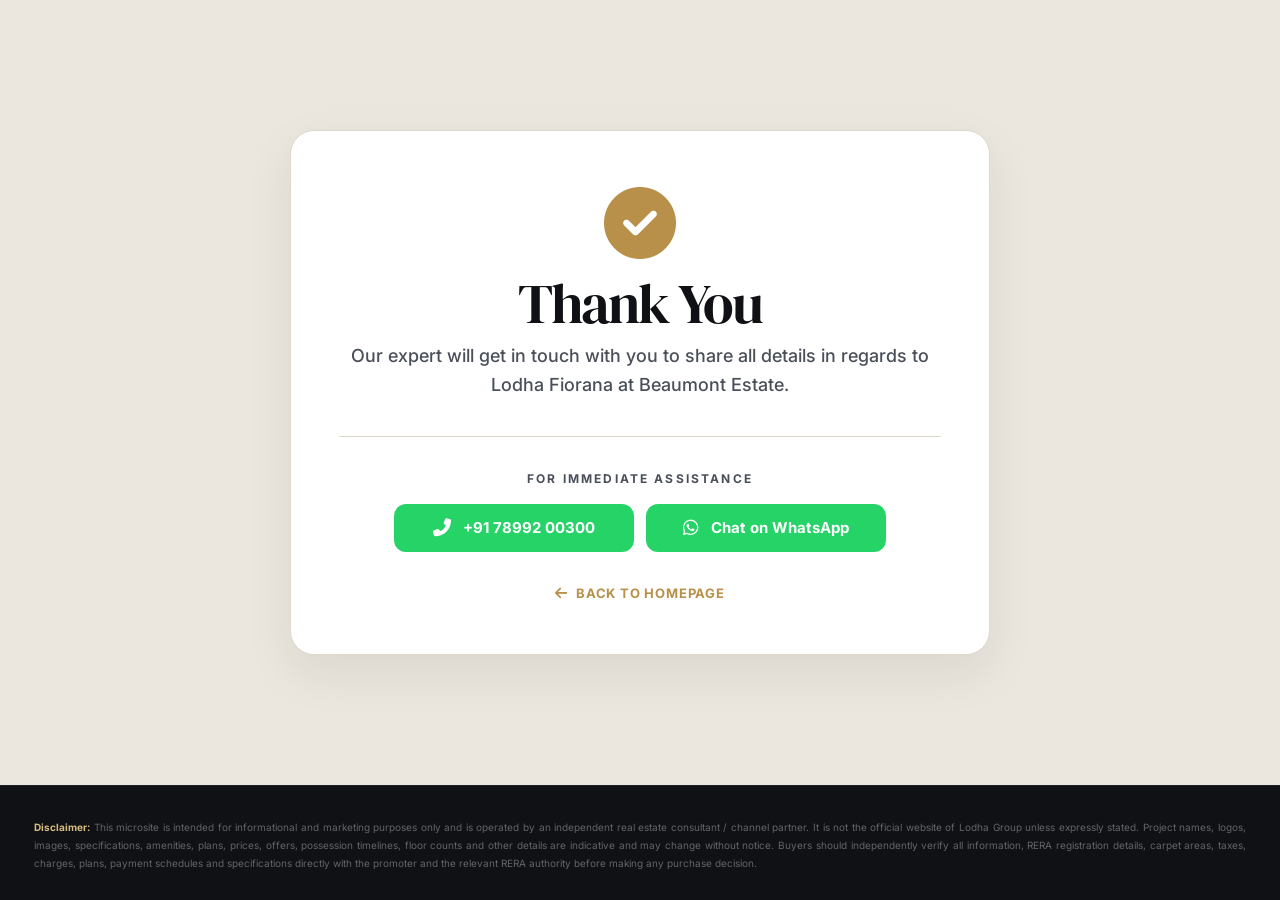
<file: thankyou.html>
<!DOCTYPE html>
<html lang="en">
<head>
  <meta charset="UTF-8" />
  <meta name="viewport" content="width=device-width, initial-scale=1.0" />
  <title>Thank You</title>
  <meta name="robots" content="noindex, nofollow" />
  <meta name="theme-color" content="#101114" />
  <!-- <link rel="icon" href="downloadfev.png" type="image/png" /> -->

  <!-- Fonts & Icons -->
  <link rel="preconnect" href="https://fonts.googleapis.com" />
  <link rel="preconnect" href="https://fonts.gstatic.com" crossorigin />
  <link rel="stylesheet" href="https://cdnjs.cloudflare.com/ajax/libs/font-awesome/6.5.2/css/all.min.css" />
  <link href="https://fonts.googleapis.com/css2?family=Inter:wght@400;500;600;700;800&family=DM+Serif+Display&display=swap" rel="stylesheet" />

  <style>
    :root {
      --black: #101114;
      --ink: #17191e;
      --white: #fff;
      --soft: #ece7de;
      --grey: #4a4f5a;
      --line: #ded8cd;
      --gold: #b89049;
      --gold2: #d8bd81;
      --max: 1260px;
      --shadow: 0 18px 48px rgba(16, 17, 20, .08);
    }

    * { box-sizing: border-box; margin: 0; padding: 0; }

    html { scroll-behavior: smooth; }

    body {
      font-family: 'Inter', sans-serif;
      background: var(--soft);
      color: var(--ink);
      line-height: 1.6;
      min-height: 100vh;
      display: flex;
      flex-direction: column;
    }

    a { text-decoration: none; color: inherit; }
    img { max-width: 100%; display: block; }

    .container {
      max-width: var(--max);
      margin: 0 auto;
      padding: 0 24px;
    }

    .serif, h1, h2, h3 {
      font-family: "DM Serif Display", serif;
      font-weight: 400;
      line-height: 1.05;
    }

    h1 {
      font-size: clamp(36px, 7.4vw, 48px);
      letter-spacing: -0.045em;
    }

    h2 {
      font-size: clamp(40px, 6vw, 56px);
      letter-spacing: -0.035em;
      margin-bottom: 12px;
      font-family: "DM Serif Display", serif;
      font-weight: 400;
    }

    h3 {
      font-size: 22px;
      font-family: 'Inter', sans-serif;
      font-weight: 600;
      letter-spacing: -0.02em;
    }

    p {
      margin: 0 0 20px;
      color: #2a2d34;
    }

    .btn {
      min-height: 48px;
      padding: 0 32px;
      border: 1px solid transparent;
      display: inline-flex;
      align-items: center;
      justify-content: center;
      gap: 12px;
      cursor: pointer;
      font-weight: 700;
      transition: .3s;
      border-radius: 12px;
      font-size: 15px;
      font-family: 'Inter', sans-serif;
    }

    .btn-gold {
      background: var(--gold);
      color: #111;
      border: 1px solid var(--gold);
    }

    .btn-gold:hover {
      background: var(--gold2);
      border-color: var(--gold2);
      transform: translateY(-2px);
      box-shadow: 0 10px 24px rgba(184, 144, 73, 0.25);
    }

    .btn-outline {
      background: transparent;
      border: 1.5px solid var(--gold);
      color: var(--gold);
    }

    .btn-outline:hover {
      background: var(--gold);
      color: #111;
      transform: translateY(-2px);
    }

    .btn-call {
      background: #25D366;
      border: none;
      color: #fff;
    }

    .btn-call:hover {
      background: #1da851;
      transform: translateY(-2px);
      box-shadow: 0 10px 24px rgba(37, 211, 102, 0.25);
    }

    .btn-wa {
      background: #25D366;
      border: none;
      color: #fff;
    }

    .btn-wa:hover {
      background: #1da851;
      transform: translateY(-2px);
      box-shadow: 0 10px 24px rgba(37, 211, 102, 0.25);
    }

    .btn-wa i {
      font-size: 18px;
    }

    /* ----- HEADER ----- */
    .header {
      position: sticky;
      top: 0;
      left: 0;
      right: 0;
      z-index: 60;
      background: rgba(16, 17, 20, .88);
      backdrop-filter: blur(18px);
      border-bottom: 1px solid rgba(255,255,255,.06);
    }

    .nav {
      height: 74px;
      display: flex;
      align-items: center;
      justify-content: space-between;
      color: white;
    }

    .brand img { width: 180px; height: auto; }

    .navlinks {
      display: flex;
      gap: 24px;
      font-size: 13px;
      color: rgba(255,255,255,.7);
    }

    .navlinks a:hover { color: #fff; }

    .navactions { display: flex; gap: 8px; }

    .hamburger {
      display: none;
      background: none;
      border: none;
      padding: 5px;
      cursor: pointer;
      width: 40px;
      height: 40px;
      flex-direction: column;
      justify-content: center;
      gap: 5px;
      z-index: 1001;
    }

    .hamburger span {
      display: block;
      width: 26px;
      height: 2px;
      background: white;
      transition: 0.3s ease;
    }

    /* ----- THANK YOU PAGE ----- */
    .thanks-page {
      flex: 1;
      display: flex;
      align-items: center;
      justify-content: center;
      padding: 60px 0;
      min-height: calc(100vh - 74px - 200px);
    }

    .thankyou-container {
      width: 100%;
    }

    .th-main-section {
      max-width: 700px;
      margin: 0 auto;
      background: #fff;
      padding: 56px 48px 48px;
      border-radius: 24px;
      box-shadow: var(--shadow);
      border: 1px solid var(--line);
      text-align: center;
    }

    .ty-icon {
      font-size: 72px;
      color: var(--gold);
      margin-bottom: 16px;
      display: block;
    }

    .ty-cont h2 {
      color: var(--black);
      margin-bottom: 8px;
    }

    .ty-cont strong {
      font-size: 18px;
      font-weight: 500;
      color: var(--grey);
      display: block;
      margin-top: 4px;
    }

    .helpful-content {
      margin-top: 36px;
      padding-top: 32px;
      border-top: 1px solid var(--line);
    }

    .helping h4 {
      font-size: 12px;
      font-weight: 700;
      letter-spacing: .18em;
      text-transform: uppercase;
      color: var(--grey);
      margin-bottom: 16px;
      font-family: 'Inter', sans-serif;
    }

    .help-item {
      display: flex;
      flex-wrap: wrap;
      gap: 12px;
      justify-content: center;
    }

    .help-item .btn {
      min-width: 180px;
      flex: 1;
      max-width: 240px;
    }

    .help-item .btn i {
      font-size: 18px;
    }

    .back_link {
      margin-top: 28px;
    }

    .back_link a {
      font-size: 13px;
      font-weight: 700;
      letter-spacing: .06em;
      text-transform: uppercase;
      color: var(--gold);
      transition: 0.3s;
      display: inline-flex;
      align-items: center;
      gap: 8px;
    }

    .back_link a:hover {
      color: var(--gold2);
      gap: 14px;
    }

    .back_link a i {
      font-size: 14px;
    }

    /* ---- FOOTER ---- */
    .footer {
      background: var(--black);
      color: rgba(255,255,255,.5);
      padding: 32px 0 28px;
      font-size: 12px;
      border-top: 1px solid rgba(255,255,255,.06);
      margin-top: auto;
    }

    .footer-disclaimer p {
      font-size: 10px;
      line-height: 1.8;
      color: rgba(255,255,255,.35);
      text-align: justify;
      margin-bottom: 0;
    }

    .footer-disclaimer strong { color: var(--gold2); }

    /* ---- MOBILE FLOATING ACTION BAR (Call & WhatsApp) ---- */
    .mobile-actions {
      display: none;
      position: fixed;
      bottom: 0;
      left: 0;
      width: 100%;
      backdrop-filter: blur(12px);
      padding: 10px 16px;
      gap: 12px;
      justify-content: center;
      align-items: center;
      border-top: 1px solid rgba(255,255,255,0.08);
      z-index: 999;
      box-shadow: 0 -6px 20px rgba(0,0,0,0.3);
      background: rgba(16, 17, 20, 0.95);
    }

    .mobile-actions .btn {
      flex: 1;
      min-height: 48px;
      border-radius: 40px;
      font-size: 14px;
      font-weight: 700;
      justify-content: center;
      padding: 0 12px;
      max-width: none;
      min-width: auto;
    }

    .mobile-actions .btn-call {
      background: #25D366;
      border: none;
      color: #fff;
    }

    .mobile-actions .btn-call i {
      margin-right: 8px;
    }

    .mobile-actions .btn-wa {
      background: #25D366;
      border: none;
      color: #fff;
    }

    .mobile-actions .btn-wa i {
      margin-right: 8px;
    }

    /* ---- RESPONSIVE ---- */
    @media (max-width: 768px) {
      .hamburger { display: flex; }

      .navlinks {
        display: none;
        position: absolute;
        top: 100%;
        left: 0;
        width: 100%;
        background: #fff;
        flex-direction: column;
        padding: 16px 0;
        box-shadow: 0 12px 30px rgba(0,0,0,0.1);
        z-index: 1000;
        color: var(--black);
      }

      .navlinks.active { display: flex; }
      .navlinks a {
        width: 100%;
        padding: 12px 24px;
        border-bottom: 1px solid #eee;
        color: var(--black);
      }

      .hamburger.active span:nth-child(1) { transform: translateY(7px) rotate(45deg); }
      .hamburger.active span:nth-child(2) { opacity: 0; }
      .hamburger.active span:nth-child(3) { transform: translateY(-7px) rotate(-45deg); }

      .th-main-section { padding: 40px 24px 32px; }
      .brand img { width: 140px; }

      .help-item .btn {
        min-width: 140px;
        max-width: 100%;
        flex: 1;
      }

      .mobile-actions {
        display: flex !important;
      }

      body {
        padding-bottom: 80px;
      }
    }

    @media (max-width: 480px) {
      .th-main-section { padding: 32px 16px 28px; }
      .ty-icon { font-size: 48px; }
      h2 { font-size: 32px; }
      .ty-cont strong { font-size: 15px; }
    }
  </style>
</head>
<body>

<!-- <header class="header">
  <div class="container nav">
    <a class="brand" href="/"><img src="malad logo (1).png" alt="Malad Estate" /></a>
    <button class="hamburger" id="hamburger" aria-label="Open menu">
      <span></span><span></span><span></span>
    </button>
    <div id="navlinks" class="navlinks">
      <a href="#">Overview</a>
      <a href="#">Price</a>
      <a href="#">Floor Plans</a>
      <a href="#">Amenities</a>
      <a href="#">Location</a>
      <a href="#">Gallery</a>
      <a href="#">RERA</a>
    </div>
    <div class="navactions">
      <a class="btn btn-gold" href="tel:+916366850754">+91 6366850754</a>
    </div>
  </div>
</header> -->

<section class="thanks-page">
  <div class="container">
    <div class="thankyou-container">
      <div class="th-main-section">
        <div class="ty-cont">
          <i class="fas fa-check-circle ty-icon"></i>
          <h2>Thank You</h2>
          <strong>Our expert will get in touch with you to share all details in regards to Lodha Fiorana at Beaumont Estate.</strong>
        </div>

        <div class="helpful-content">
          <div class="helping">
            <h4>For Immediate Assistance</h4>

            <div class="help-item">
              <a href="tel:+917899200300" class="btn btn-call">
                <i class="fas fa-phone-alt"></i> +91 78992 00300
              </a>

              <a target="_blank" href="https://api.whatsapp.com/send?phone=917899200300&text=Hi%20Team.%20I%20am%20Interested%20In%20Lodha%20Fiorana%20at%20Beaumont%20Estate.%20Please%20Send%20Me%20More%20Details." class="btn btn-wa">
                <i class="fab fa-whatsapp"></i> Chat on WhatsApp
              </a>
            </div>
          </div>

          <div class="back_link">
            <a href="/"><i class="fas fa-arrow-left"></i> Back to Homepage</a>
          </div>
        </div>
      </div>
    </div>
  </div>
</section>

<!-- FOOTER -->
<footer class="footer">
  <div class="container">
    <div class="footer-disclaimer">
      <p><strong>Disclaimer:</strong> This microsite is intended for informational and marketing purposes only and is operated by an independent real estate consultant / channel partner. It is not the official website of Lodha Group unless expressly stated. Project names, logos, images, specifications, amenities, plans, prices, offers, possession timelines, floor counts and other details are indicative and may change without notice. Buyers should independently verify all information, RERA registration details, carpet areas, taxes, charges, plans, payment schedules and specifications directly with the promoter and the relevant RERA authority before making any purchase decision.</p>
    </div>
  </div>
</footer>

<!-- MOBILE FLOATING ACTION BAR (Call & WhatsApp) -->
<!-- <div class="mobile-actions" id="mobileActions">
  <a href="tel:+916366850754" class="btn btn-call"><i class="fas fa-phone-alt"></i> Call</a>
  <a href="https://wa.me/916366850754" target="_blank" class="btn btn-wa"><i class="fab fa-whatsapp"></i> WhatsApp</a>
</div> -->

<script>
  document.addEventListener("DOMContentLoaded", function() {
    const hamburger = document.getElementById("hamburger");
    const navlinks = document.getElementById("navlinks");

    hamburger.addEventListener("click", function() {
      hamburger.classList.toggle("active");
      navlinks.classList.toggle("active");
    });

    document.querySelectorAll("#navlinks a").forEach(function(link) {
      link.addEventListener("click", function() {
        hamburger.classList.remove("active");
        navlinks.classList.remove("active");
      });
    });
  });
</script>

</body>
</html>
</file>
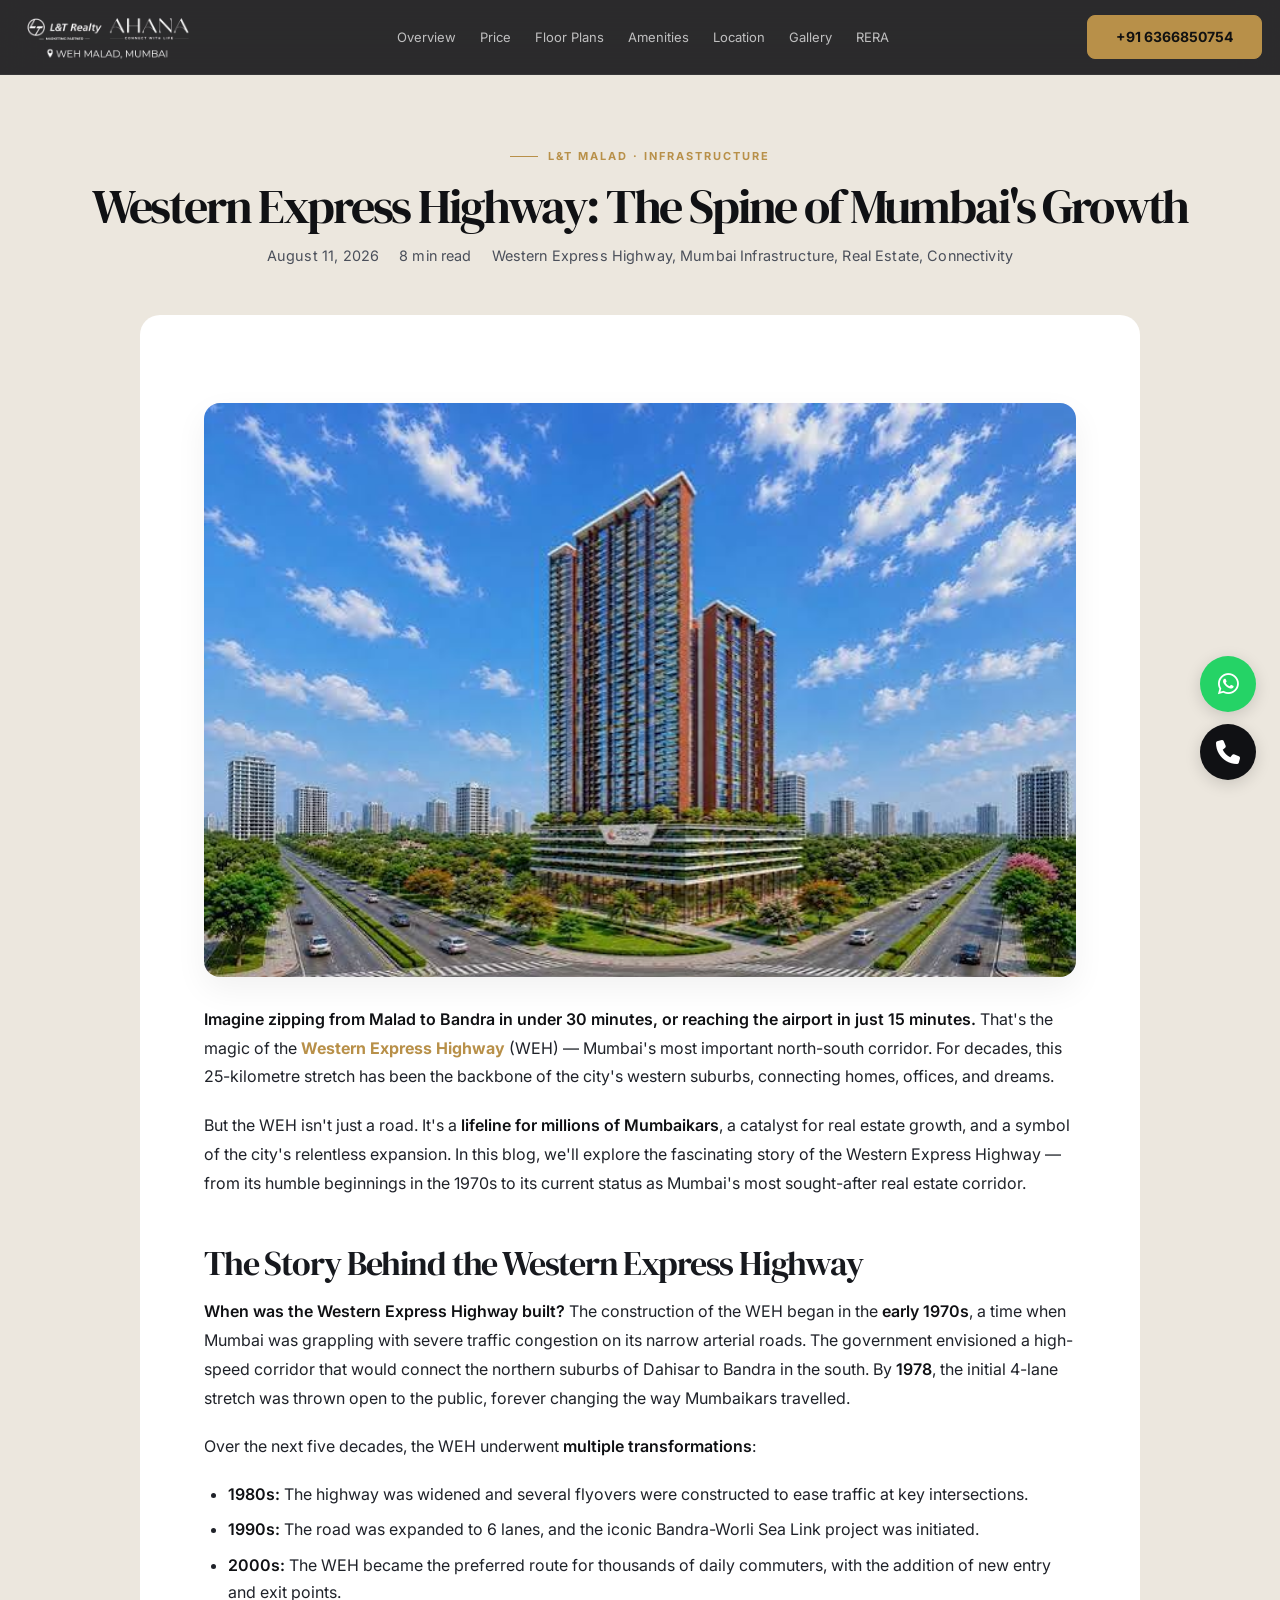
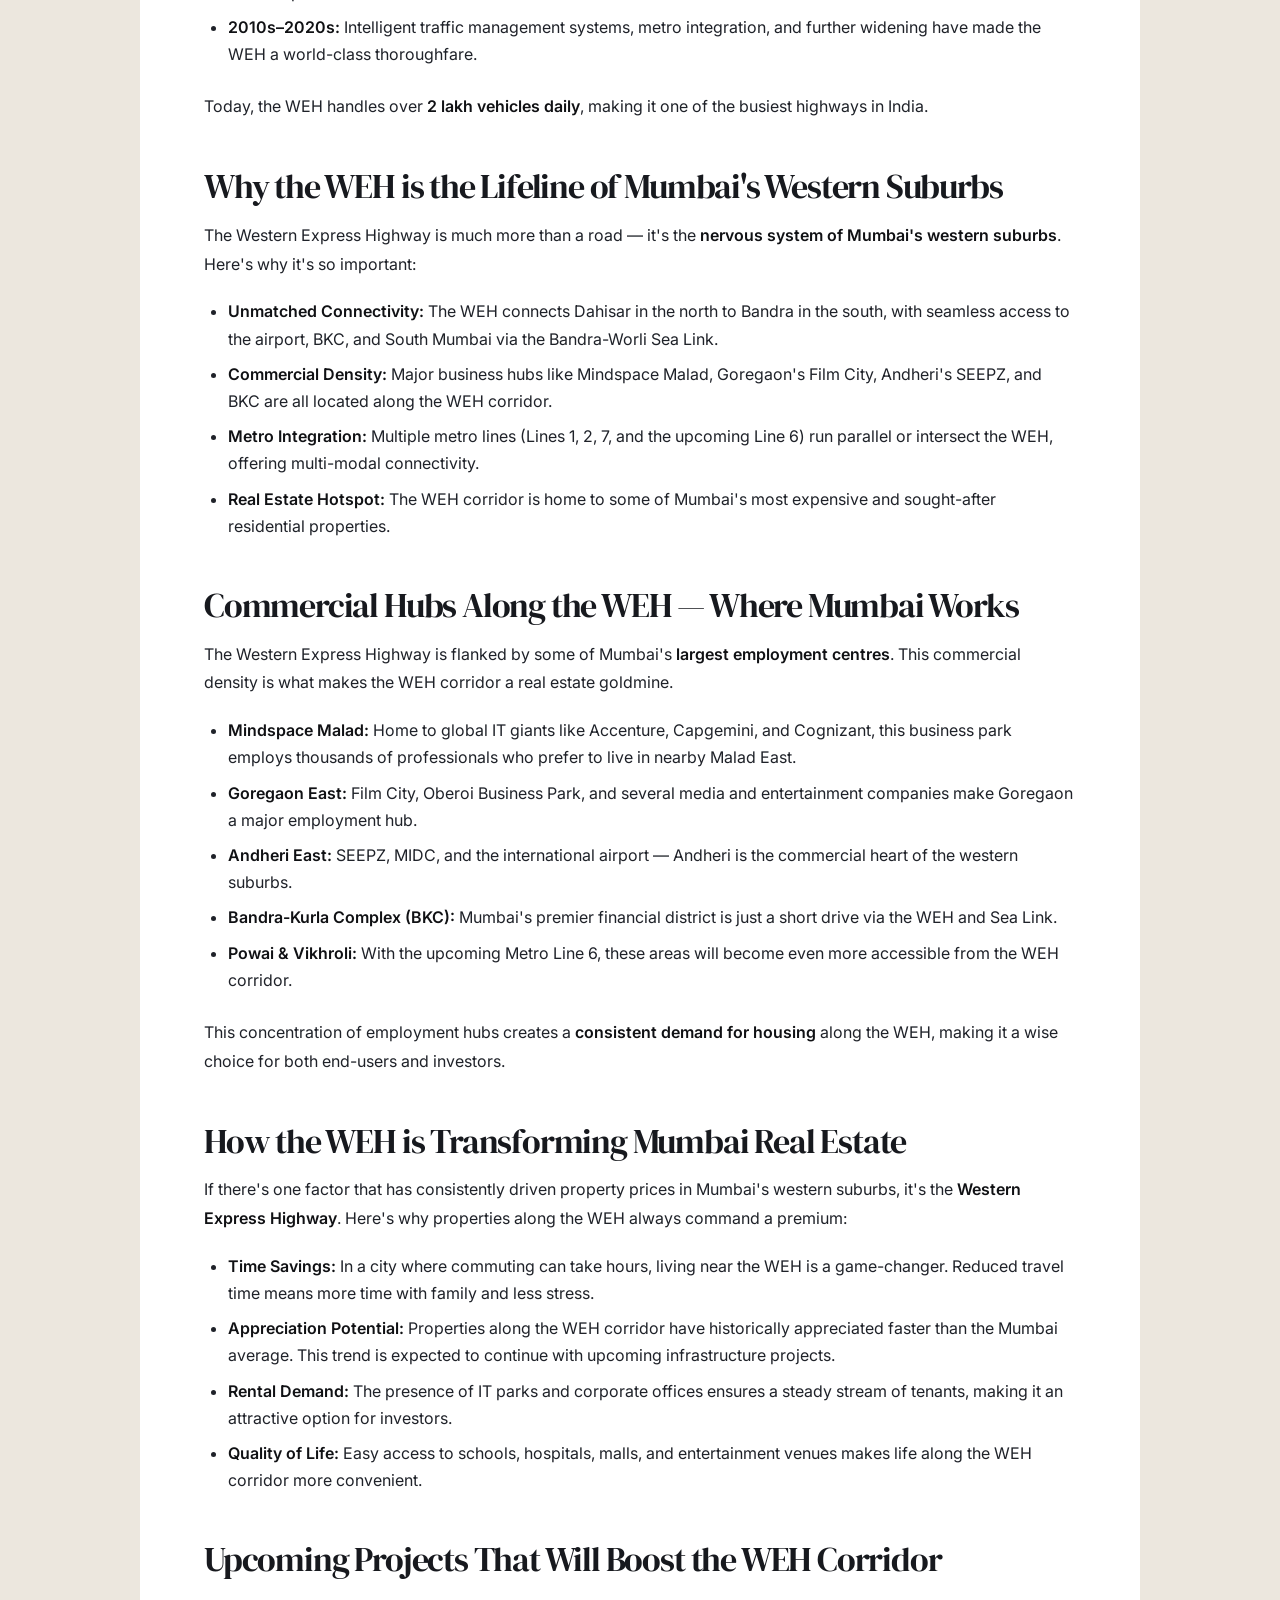
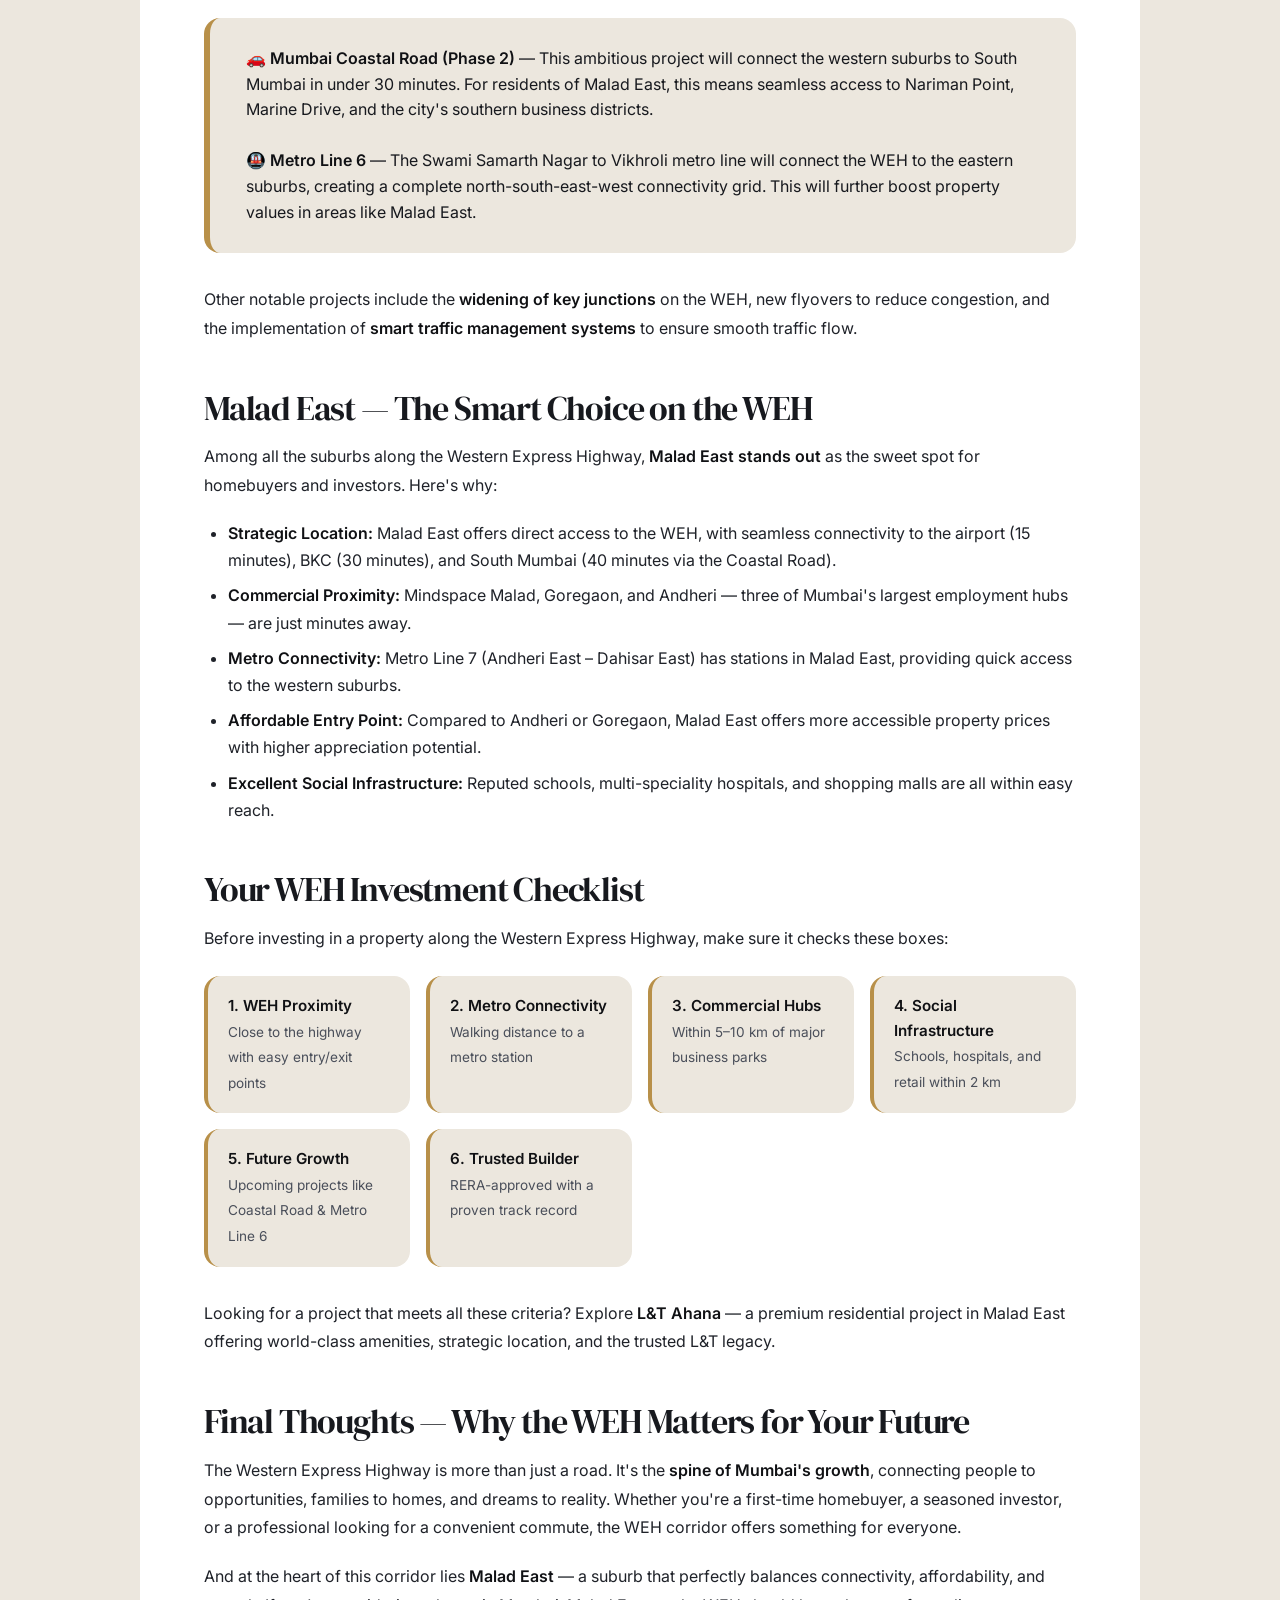
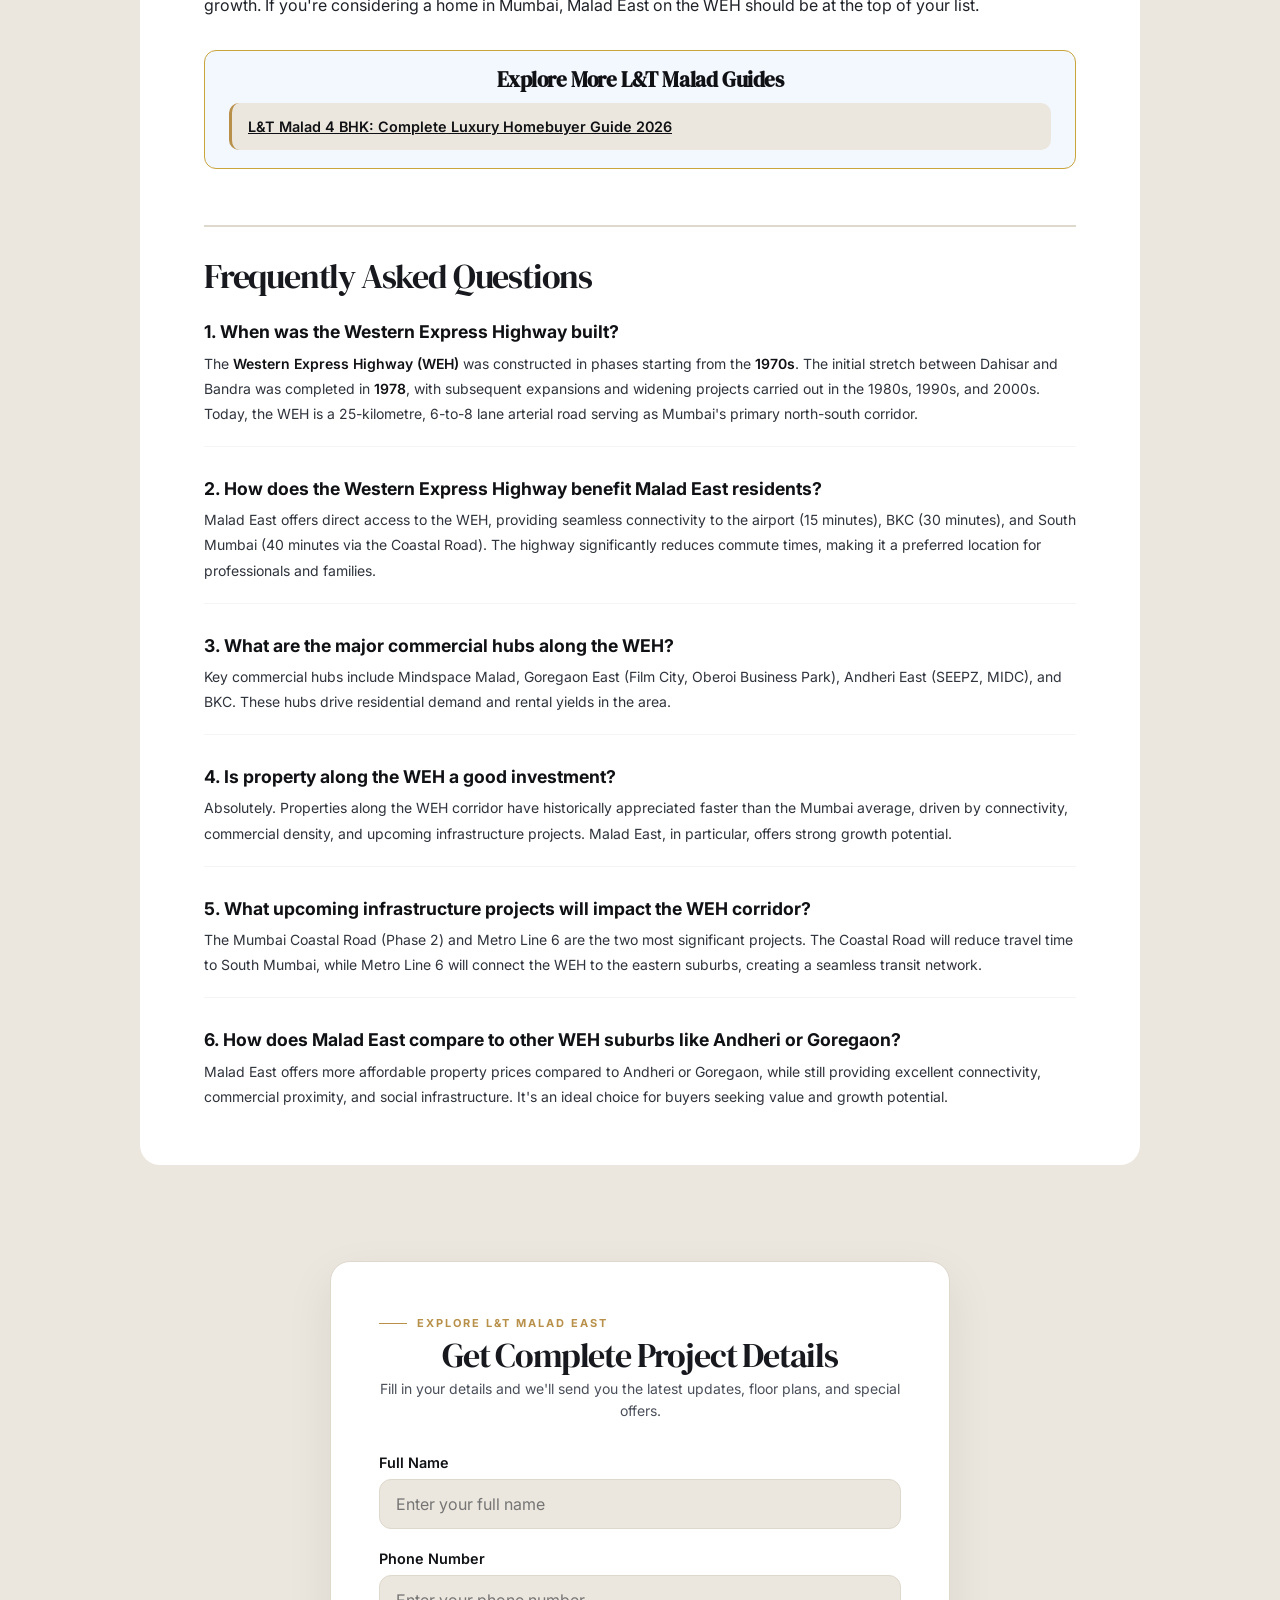
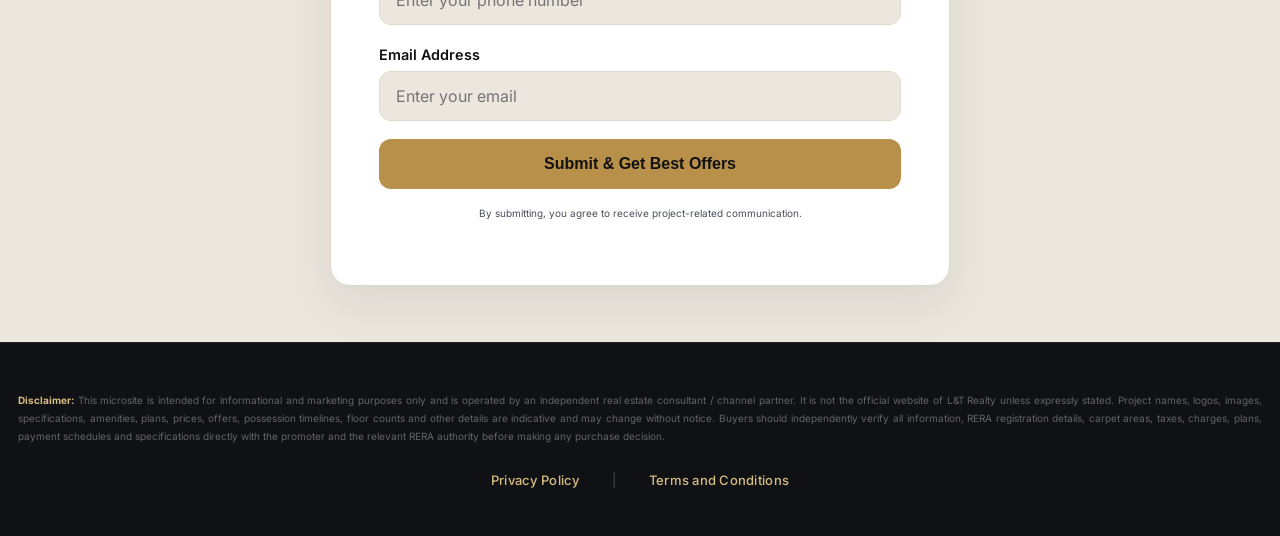
<file: western-express-highway-spine-mumbai-growth.html>
<!DOCTYPE html>
<html lang="en">
<head>
    <meta charset="UTF-8" />
    <meta name="viewport" content="width=device-width, initial-scale=1.0" />
    <title>Western Express Highway: The Spine of Mumbai's Growth | L&amp;T Malad East</title>
    <meta name="description" content="Explore how the Western Express Highway drives Mumbai's growth, connects key business hubs, and why it's a prime factor for real estate investment in Malad East. Learn when WEH was built and its impact on Mumbai real estate." />
    <meta name="keywords" content="L&amp;T Malad, L&amp;T Ahana, Western Express Highway, Mumbai WEH, WEH real estate, Malad East connectivity, Mumbai infrastructure, Western Express Highway built year, when was western express highway built, Mumbai highway, real estate along WEH, Mumbai Coastal Road, Metro Line 6 Mumbai" />
    <link rel="canonical" href="https://www.landtmaladeast.com/western-express-highway-spine-mumbai-growth.html" />
    <meta name="robots" content="index, follow" />
    <meta name="theme-color" content="#101114" />
    <link rel="icon" href="downloadfev.png" type="image/png" />

    <!-- Open Graph -->
    <meta property="og:title" content="Western Express Highway: The Spine of Mumbai's Growth" />
    <meta property="og:description" content="Explore how the Western Express Highway drives Mumbai's growth, connects key business hubs, and why it's a prime factor for real estate investment in Malad East. Learn when WEH was built and its impact on Mumbai real estate." />
    <meta property="og:image" content="https://www.landtmaladeast.com/images/lnt-malad.webp" />
    <meta property="og:url" content="https://www.landtmaladeast.com/western-express-highway-spine-mumbai-growth.html" />
    <meta name="twitter:card" content="summary_large_image" />

    <!-- JSON-LD Schema -->
    <script type="application/ld+json">
        {
            "@context": "https://schema.org",
            "@type": "BlogPosting",
            "headline": "Western Express Highway: The Spine of Mumbai's Growth",
            "description": "Explore how the Western Express Highway drives Mumbai's growth, connects key business hubs, and why it's a prime factor for real estate investment in Malad East.",
            "image": "https://www.landtmaladeast.com/images/lnt-malad.webp",
            "author": {
                "@type": "Organization",
                "name": "L&T Malad East"
            },
            "datePublished": "2026-08-11",
            "dateModified": "2026-08-11",
            "publisher": {
                "@type": "Organization",
                "name": "L&T Realty",
                "logo": {
                    "@type": "ImageObject",
                    "url": "https://www.landtmaladeast.com/malad%20logo%20(1).png"
                }
            }
        }
    </script>

    <!-- Fonts & Icons -->
    <link rel="preconnect" href="https://fonts.googleapis.com" />
    <link rel="preconnect" href="https://fonts.gstatic.com" crossorigin />
    <link rel="stylesheet" href="https://cdnjs.cloudflare.com/ajax/libs/font-awesome/6.5.2/css/all.min.css" />
    <link href="https://fonts.googleapis.com/css2?family=Inter:wght@400;500;600;700;800&family=DM+Serif+Display&display=swap" rel="stylesheet" />

    <style>
        :root {
            --black: #101114;
            --ink: #17191e;
            --white: #fff;
            --cream: #ece7de;
            --soft: #f7f3ec;
            --grey: #4a4f5a;
            --line: #ded8cd;
            --gold: #b89049;
            --gold2: #d8bd81;
            --max: 1260px;
            --shadow: 0 18px 48px rgba(16, 17, 20, .08);
            --radius: 20px;
        }

        * {
            box-sizing: border-box;
            margin: 0;
            padding: 0;
        }

        html {
            scroll-behavior: smooth;
        }

        body {
            font-family: 'Inter', sans-serif;
            background: var(--cream);
            color: var(--ink);
            line-height: 1.6;
        }

        a {
            text-decoration: none;
            color: inherit;
        }
        img {
            max-width: 100%;
            display: block;
        }

        .container {
            max-width: var(--max);
            margin: 0 auto;
            padding: 0 8px;
        }

        .serif,
        h1,
        h2,
        h3 {
            font-family: "DM Serif Display", serif;
            font-weight: 400;
            line-height: 1.05;
        }

        h1 {
            font-size: clamp(36px, 7.4vw, 48px);
            letter-spacing: -0.045em;
        }

        h2 {
            font-size: clamp(24px, 4.5vw, 34px);
            letter-spacing: -0.035em;
            margin-top: 48px;
            margin-bottom: 16px;
        }

        h3 {
            font-size: 22px;
            font-family: 'Inter', sans-serif;
            font-weight: 600;
            letter-spacing: -0.02em;
        }

        p {
            margin: 0 0 20px;
            color: #2a2d34;
        }

        .eyebrow {
            display: inline-flex;
            align-items: center;
            gap: 10px;
            font-size: 11px;
            font-weight: 700;
            letter-spacing: .18em;
            text-transform: uppercase;
            color: var(--gold);
        }

        .eyebrow:before {
            content: "";
            width: 28px;
            height: 1px;
            background: currentColor;
        }

        .btn {
            min-height: 44px;
            padding: 0 28px;
            border: 1px solid transparent;
            display: inline-flex;
            align-items: center;
            justify-content: center;
            gap: 10px;
            cursor: pointer;
            font-weight: 700;
            transition: .25s;
            border-radius: 8px;
            width: fit-content;
            font-size: 14px;
        }

        .btn-gold {
            background: var(--gold);
            color: #111;
            border: 1px solid var(--gold);
        }

        .btn-gold:hover {
            background: var(--gold2);
            border-color: var(--gold2);
            transform: translateY(-2px);
            box-shadow: 0 10px 24px rgba(184, 144, 73, 0.2);
        }

        .btn-outline-light {
            border-color: rgba(255, 255, 255, .3);
            color: #fff;
            background: rgba(255, 255, 255, .04);
        }

        .section {
            padding: 60px 0;
        }

        /* ----- HEADER ----- */
        .header {
            position: sticky;
            top: 0;
            left: 0;
            right: 0;
            z-index: 60;
            background: rgba(16, 17, 20, .88);
            backdrop-filter: blur(18px);
            border-bottom: 1px solid rgba(255, 255, 255, .06);
        }

        .nav {
            height: 74px;
            display: flex;
            align-items: center;
            justify-content: space-between;
            color: white;
        }

        .brand img {
            width: 180px;
            height: auto;
        }

        .navlinks {
            display: flex;
            gap: 24px;
            font-size: 13px;
            color: rgba(255, 255, 255, .7);
        }

        .navlinks a:hover {
            color: #fff;
        }

        .navactions {
            display: flex;
            gap: 8px;
        }

        .hamburger {
            display: none;
            background: none;
            border: none;
            padding: 5px;
            cursor: pointer;
            width: 40px;
            height: 40px;
            flex-direction: column;
            justify-content: center;
            gap: 5px;
            z-index: 1001;
            margin-left: auto;
            order: 2;
        }

        .hamburger span {
            display: block;
            width: 26px;
            height: 2px;
            background: white;
            transition: 0.3s ease;
        }

        /* ----- BLOG ARTICLE (clean, premium) ----- */
        .blog-article {
            padding: 64px 0 40px;
            background: var(--cream);
        }

        .blog-header {
            text-align: center;
            margin-bottom: 48px;
        }

        .blog-header h1 {
            color: var(--black);
            margin: 16px 0 12px;
        }

        .blog-header .meta {
            color: var(--grey);
            font-size: 0.9rem;
            display: flex;
            flex-wrap: wrap;
            justify-content: center;
            gap: 20px;
            letter-spacing: 0.01em;
        }

        .blog-content {
            max-width: 1000px;
            margin: 0 auto;
            background: #fff;
            padding: 56px 64px;
            border-radius: 20px;
        }

        .blog-content p {
            font-size: 16px;
            line-height: 1.8;
            color: #1f2229;
        }

        .blog-content strong {
            color: var(--black);
            font-weight: 600;
        }

        .blog-content ul {
            margin: 16px 0 24px 24px;
        }

        .blog-content ul li {
            list-style: disc;
            margin-bottom: 8px;
            line-height: 1.7;
            color: #1f2229;
        }

        .blog-content img {
            width: 100%;
            height: auto;
            border-radius: 16px;
            margin: 32px auto 28px;
            display: block;
            box-shadow: 0 12px 32px rgba(0, 0, 0, 0.06);
        }

        /* — guide cards (styled like legacy cards) — */
        .guide-card {
            background: var(--cream);
            padding: 22px 26px;
            border-radius: 16px;
            margin-bottom: 20px;
            border-left: 5px solid var(--gold);
            transition: 0.2s;
        }
        .guide-card:hover {
            background: #e6dfd4;
        }
        .guide-card h3 {
            margin-top: 0;
            margin-bottom: 6px;
            font-size: 1.2rem;
            color: var(--black);
        }
        .guide-card p {
            margin-bottom: 0;
            color: #1f2229;
        }

        .highlight-block {
            background: var(--cream);
            padding: 28px 36px;
            border-radius: 16px;
            margin: 40px 0 32px;
            border-left: 6px solid var(--gold);
        }

        .highlight-block strong {
            color: var(--black);
        }

        /* Internal link box */
        .internal-link-box {
            background: #eef4ff;
            padding: 18px 24px;
            border-radius: 12px;
            margin: 30px 0 10px;
            border: 1px solid #d9e2f0;
            text-align: center;
        }
        .internal-link-box a {
            font-weight: 700;
            color: var(--black);
            text-decoration: underline;
        }
        .internal-link-box a:hover {
            color: var(--gold);
        }

        /* Blog links grid */
        .blog-links-grid {
            display: grid;
            grid-template-columns: repeat(auto-fit, minmax(200px, 1fr));
            gap: 12px;
            margin: 12px 0 0;
        }
        .blog-links-grid a {
            display: block;
            background: var(--cream);
            padding: 12px 16px;
            border-radius: 10px;
            font-weight: 600;
            font-size: 0.9rem;
            color: var(--black);
            border-left: 3px solid var(--gold);
            transition: 0.2s;
            text-align: left;
        }
        .blog-links-grid a:hover {
            background: #e6dfd4;
            transform: translateX(4px);
        }

        /* Checklist grid */
        .checklist-grid {
            display: grid;
            grid-template-columns: repeat(auto-fit, minmax(200px, 1fr));
            gap: 16px;
            margin: 24px 0 32px;
        }
        .checklist-card {
            background: var(--cream);
            padding: 18px 20px;
            border-radius: 16px;
            border-left: 4px solid var(--gold);
            transition: 0.2s;
        }
        .checklist-card:hover {
            background: #e6dfd4;
        }
        .checklist-card span {
            font-weight: 600;
            color: var(--black);
            display: block;
            font-size: 0.95rem;
        }
        .checklist-card small {
            color: var(--grey);
            font-size: 0.85rem;
        }

        /* FAQ - clean */
        .faq-section {
            margin-top: 56px;
            padding-top: 32px;
            border-top: 2px solid var(--line);
        }

        .faq-section h2 {
            margin-top: 0;
            margin-bottom: 24px;
        }

        .faq-item {
            margin-bottom: 28px;
            padding-bottom: 20px;
            border-bottom: 1px solid rgba(0, 0, 0, 0.04);
        }

        .faq-item:last-child {
            border-bottom: none;
            margin-bottom: 0;
            padding-bottom: 0;
        }

        .faq-item h4 {
            font-size: 1.1rem;
            font-weight: 700;
            color: var(--black);
            margin-bottom: 4px;
        }

        .faq-item p {
            font-size: 14px;
            color: #2f333c;
            margin-bottom: 0;
        }

        .blog-cta {
            text-align: center;
            background: var(--cream);
            padding: 48px 32px;
            border-radius: 20px;
            margin: 56px 0 16px;
            border: 1px solid var(--line);
        }

        .blog-cta h3 {
            font-size: 1.8rem;
            font-family: "DM Serif Display", serif;
            font-weight: 400;
            color: var(--black);
            margin-bottom: 12px;
        }

        .blog-cta p {
            color: var(--grey);
            margin-bottom: 24px;
        }

        /* ---- ENQUIRY FORM ---- */
        .enquiry-form-section {
            background: var(--cream);
            padding: 56px 0;
        }

        .form-box {
            max-width: 620px;
            margin: 0 auto;
            background: #fff;
            padding: 44px 48px;
            border-radius: 20px;
            box-shadow: var(--shadow);
            border: 1px solid var(--line);
        }

        .form-box h2 {
            text-align: center;
            margin-top: 0;
            margin-bottom: 4px;
        }

        .form-box .sub-head {
            text-align: center;
            color: var(--grey);
            margin-bottom: 28px;
            font-size: 14px;
        }

        .form-group {
            margin-bottom: 18px;
        }

        .form-group label {
            display: block;
            font-weight: 600;
            margin-bottom: 5px;
            color: var(--black);
            font-size: 0.9rem;
        }

        .form-group input {
            width: 100%;
            padding: 14px 16px;
            border: 1.5px solid var(--line);
            border-radius: 12px;
            font-size: 1rem;
            font-family: 'Inter', sans-serif;
            background: var(--cream);
            transition: 0.2s;
        }

        .form-group input:focus {
            outline: none;
            border-color: var(--gold);
            box-shadow: 0 0 0 4px rgba(184, 144, 73, 0.12);
        }

        .btn-submit {
            width: 100%;
            padding: 16px;
            background: var(--gold);
            color: #111;
            border: none;
            border-radius: 12px;
            font-weight: 800;
            font-size: 1rem;
            cursor: pointer;
            transition: 0.25s;
        }

        .btn-submit:hover {
            background: var(--gold2);
            transform: translateY(-2px);
            box-shadow: 0 8px 24px rgba(184, 144, 73, 0.25);
        }

        /* ---- FOOTER ---- */
        .footer {
            background: var(--black);
            color: rgba(255, 255, 255, .5);
            padding: 48px 0 36px;
            font-size: 12px;
            border-top: 1px solid rgba(255, 255, 255, .06);
        }

        .footer-grid {
            display: grid;
            grid-template-columns: 1.2fr .8fr .8fr .8fr;
            gap: 30px;
            padding-bottom: 28px;
            border-bottom: 1px solid rgba(255, 255, 255, .08);
            margin-bottom: 20px;
        }

        .footer h4 {
            color: white;
            font-family: 'Inter', sans-serif;
            font-size: 13px;
            margin: 0 0 10px;
            font-weight: 700;
        }

        .footer a {
            display: block;
            margin: 5px 0;
            color: rgba(255, 255, 255, .5);
            transition: color 0.2s;
        }

        .footer a:hover {
            color: var(--gold2);
        }

        .footer .btn-gold {
            margin-top: 8px;
            display: inline-block;
            padding: 0 24px;
            min-height: 38px;
            font-size: 12px;
        }

        .footer-disclaimer p {
            font-size: 10px;
            line-height: 1.8;
            color: rgba(255, 255, 255, .35);
            text-align: justify;
        }

        .footer-disclaimer strong {
            color: var(--gold2);
        }

        .policy-links {
            margin-top: 16px;
            display: flex;
            gap: 32px;
            justify-content: center;
            align-items: center;
            flex-wrap: wrap;
        }

        .policy-links a {
            color: var(--gold2);
            font-size: 13px;
            font-weight: 500;
            letter-spacing: 0.02em;
            transition: color 0.3s ease, border-bottom-color 0.3s ease;
            border-bottom: 2px solid transparent;
            padding-bottom: 2px;
        }

        .policy-links a:hover {
            color: #ffffff;
            border-bottom-color: var(--gold2);
        }

        .policy-links a:not(:last-child)::after {
            content: "|";
            color: rgba(255, 255, 255, 0.2);
            margin-left: 32px;
            pointer-events: none;
        }

        /* ---- DESKTOP FLOATING ICONS ---- */
        .desktop-float-icons {
            position: fixed;
            right: 24px;
            bottom: 120px;
            z-index: 999;
            display: flex;
            flex-direction: column;
            gap: 12px;
        }

        .desktop-float-icons a {
            display: flex;
            align-items: center;
            justify-content: center;
            width: 56px;
            height: 56px;
            border-radius: 50%;
            background: var(--black);
            color: #fff;
            font-size: 24px;
            box-shadow: 0 4px 16px rgba(0, 0, 0, 0.15);
            transition: all 0.3s ease;
            text-decoration: none;
        }

        .desktop-float-icons a:hover {
            transform: scale(1.1);
            box-shadow: 0 8px 24px rgba(0, 0, 0, 0.25);
        }

        .desktop-float-icons .whatsapp-float {
            background: #25D366;
        }

        .desktop-float-icons .call-float {
            background: var(--black);
        }

        .desktop-float-icons .whatsapp-float:hover {
            background: #1da851;
        }

        .desktop-float-icons .call-float:hover {
            background: var(--black);
        }

        /* Hide desktop icons on mobile */
        @media (max-width: 768px) {
            .desktop-float-icons {
                display: none !important;
            }
        }

        /* ---- MOBILE BOTTOM BAR ---- */
        .mobilebar {
            display: none;
        }

        @media (max-width: 768px) {
            .mobilebar {
                display: grid;
                position: fixed;
                grid-template-columns: 1fr 1fr 1fr;
                left: 0;
                right: 0;
                bottom: 0;
                z-index: 80;
                background: var(--black);
                box-shadow: 0 15px 40px rgba(0, 0, 0, .32);
                padding: 4px 0;
            }
            .mobilebar button {
                border: 0;
                background: green;
                color: #fff;
                padding: 12px 6px;
                font-size: 11px;
                font-weight: 800;
                cursor: pointer;
                border-radius: 0;
            }
            .mobilebar .call {
                border: 0;
                background: var(--black);
                text-align: center;
                color: #fff;
                padding: 12px 6px;
                font-size: 11px;
                font-weight: 800;
                cursor: pointer;
                text-decoration: none;
                display: flex;
                align-items: center;
                justify-content: center;
                gap: 6px;
            }
            .mobilebar .whats {
                border: 0;
                background: #25D366;
                text-align: center;
                color: #fff;
                padding: 12px 6px;
                font-size: 11px;
                font-weight: 800;
                cursor: pointer;
                text-decoration: none;
                display: flex;
                align-items: center;
                justify-content: center;
                gap: 6px;
            }
            .mobilebar .brochure {
                background: var(--gold);
                color: #111;
                display: flex;
                align-items: center;
                justify-content: center;
                gap: 6px;
            }

            /* hamburger and mobile nav */
            .hamburger {
                display: flex;
            }

            .navlinks {
                display: none;
                position: absolute;
                top: 100%;
                left: 0;
                width: 100%;
                background: #fff;
                flex-direction: column;
                padding: 16px 0;
                box-shadow: 0 12px 30px rgba(0, 0, 0, 0.1);
                z-index: 1000;
                color: var(--black);
            }

            .navlinks.active {
                display: flex;
            }
            .navlinks a {
                width: 100%;
                padding: 12px 24px;
                border-bottom: 1px solid #eee;
                color: var(--black);
            }

            .hamburger.active span:nth-child(1) {
                transform: translateY(7px) rotate(45deg);
            }
            .hamburger.active span:nth-child(2) {
                opacity: 0;
            }
            .hamburger.active span:nth-child(3) {
                transform: translateY(-7px) rotate(-45deg);
            }

            .blog-content {
                padding: 32px 24px;
            }
            .blog-header h1 {
                font-size: 2rem;
            }

            .form-box {
                padding: 28px 20px;
            }
            .footer-grid {
                grid-template-columns: 1fr;
            }
            .brand img {
                width: 140px;
            }

            /* Hide phone number in nav on mobile */
            .navactions .btn-gold {
                display: none;
            }

            body {
                padding-bottom: 50px;
            }
            .checklist-grid {
                grid-template-columns: 1fr 1fr;
            }
        }

        @media (max-width: 480px) {
            .blog-content {
                padding: 0 16px;
            }
            .highlight-block {
                padding: 20px;
            }
            .blog-cta {
                padding: 28px 16px;
            }
            .blog-cta h3 {
                font-size: 1.4rem;
            }
            .policy-links {
                gap: 16px;
            }
            .policy-links a {
                font-size: 12px;
            }
            .policy-links a:not(:last-child)::after {
                margin-left: 16px;
            }
            .checklist-grid {
                grid-template-columns: 1fr;
            }
        }
    </style>
</head>
<body>

    <!-- DESKTOP FLOATING ICONS (WhatsApp & Call) -->
    <div class="desktop-float-icons">
        <a href="https://wa.me/916366850754?text=Hi%2C%20I%20am%20interested%20in%20L%26T%20Ahana%20Malad%20East" class="whatsapp-float" aria-label="WhatsApp" target="_blank">
            <i class="fa-brands fa-whatsapp"></i>
        </a>
        <a href="tel:+916366850754" class="call-float" aria-label="Call">
            <i class="fa-solid fa-phone"></i>
        </a>
    </div>

    <header class="header">
        <div class="container nav">
            <!-- Logo with link to homepage -->
            <a class="brand" href="https://www.landtmaladeast.com/"><img src="malad logo (1).png" alt="L&T Malad East" /></a>
            <div id="navlinks" class="navlinks">
                <a href="https://www.landtmaladeast.com/#overview">Overview</a>
                <a href="https://www.landtmaladeast.com/#price">Price</a>
                <a href="https://www.landtmaladeast.com/#floorplans">Floor Plans</a>
                <a href="https://www.landtmaladeast.com/#amenities">Amenities</a>
                <a href="https://www.landtmaladeast.com/#location">Location</a>
                <a href="https://www.landtmaladeast.com/#gallery">Gallery</a>
                <a href="https://www.landtmaladeast.com/#rera">RERA</a>
            </div>
            <button class="hamburger" id="hamburger" aria-label="Open menu">
                <span></span><span></span><span></span>
            </button>
            <div class="navactions">
                <a class="btn btn-gold" href="tel:+916366850754">+91 6366850754</a>
            </div>
        </div>
    </header>

    <section class="blog-article">
        <div class="container">
            <div class="blog-header">
                <div class="eyebrow">L&T Malad · Infrastructure</div>
                <h1>Western Express Highway: The Spine of Mumbai's Growth</h1>
                <div class="meta">
                    <span>August 11, 2026</span>
                    <span>8 min read</span>
                    <span>Western Express Highway, Mumbai Infrastructure, Real Estate, Connectivity</span>
                </div>
            </div>

            <div class="blog-content">
                <img src="images/image-5.jpg" alt="Western Express Highway Mumbai skyline and traffic" loading="lazy" />

                <p><strong>Imagine zipping from Malad to Bandra in under 30 minutes, or reaching the airport in just 15 minutes.</strong> That's the magic of the <a href="https://www.landtmaladeast.com/" target="_blank" style="font-weight:700; color:var(--gold);">Western Express Highway</a> (WEH) — Mumbai's most important north-south corridor. For decades, this 25-kilometre stretch has been the backbone of the city's western suburbs, connecting homes, offices, and dreams.</p>

                <p>But the WEH isn't just a road. It's a <strong>lifeline for millions of Mumbaikars</strong>, a catalyst for real estate growth, and a symbol of the city's relentless expansion. In this blog, we'll explore the fascinating story of the Western Express Highway — from its humble beginnings in the 1970s to its current status as Mumbai's most sought-after real estate corridor.</p>

                <h2>The Story Behind the Western Express Highway</h2>

                <p><strong>When was the Western Express Highway built?</strong> The construction of the WEH began in the <strong>early 1970s</strong>, a time when Mumbai was grappling with severe traffic congestion on its narrow arterial roads. The government envisioned a high-speed corridor that would connect the northern suburbs of Dahisar to Bandra in the south. By <strong>1978</strong>, the initial 4-lane stretch was thrown open to the public, forever changing the way Mumbaikars travelled.</p>

                <p>Over the next five decades, the WEH underwent <strong>multiple transformations</strong>:</p>
                <ul>
                    <li><strong>1980s:</strong> The highway was widened and several flyovers were constructed to ease traffic at key intersections.</li>
                    <li><strong>1990s:</strong> The road was expanded to 6 lanes, and the iconic Bandra-Worli Sea Link project was initiated.</li>
                    <li><strong>2000s:</strong> The WEH became the preferred route for thousands of daily commuters, with the addition of new entry and exit points.</li>
                    <li><strong>2010s–2020s:</strong> Intelligent traffic management systems, metro integration, and further widening have made the WEH a world-class thoroughfare.</li>
                </ul>
                <p>Today, the WEH handles over <strong>2 lakh vehicles daily</strong>, making it one of the busiest highways in India.</p>

                <h2>Why the WEH is the Lifeline of Mumbai's Western Suburbs</h2>

                <p>The Western Express Highway is much more than a road — it's the <strong>nervous system of Mumbai's western suburbs</strong>. Here's why it's so important:</p>

                <ul>
                    <li><strong>Unmatched Connectivity:</strong> The WEH connects Dahisar in the north to Bandra in the south, with seamless access to the airport, BKC, and South Mumbai via the Bandra-Worli Sea Link.</li>
                    <li><strong>Commercial Density:</strong> Major business hubs like Mindspace Malad, Goregaon's Film City, Andheri's SEEPZ, and BKC are all located along the WEH corridor.</li>
                    <li><strong>Metro Integration:</strong> Multiple metro lines (Lines 1, 2, 7, and the upcoming Line 6) run parallel or intersect the WEH, offering multi-modal connectivity.</li>
                    <li><strong>Real Estate Hotspot:</strong> The WEH corridor is home to some of Mumbai's most expensive and sought-after residential properties.</li>
                </ul>

                <h2>Commercial Hubs Along the WEH — Where Mumbai Works</h2>

                <p>The Western Express Highway is flanked by some of Mumbai's <strong>largest employment centres</strong>. This commercial density is what makes the WEH corridor a real estate goldmine.</p>

                <ul>
                    <li><strong>Mindspace Malad:</strong> Home to global IT giants like Accenture, Capgemini, and Cognizant, this business park employs thousands of professionals who prefer to live in nearby Malad East.</li>
                    <li><strong>Goregaon East:</strong> Film City, Oberoi Business Park, and several media and entertainment companies make Goregaon a major employment hub.</li>
                    <li><strong>Andheri East:</strong> SEEPZ, MIDC, and the international airport — Andheri is the commercial heart of the western suburbs.</li>
                    <li><strong>Bandra-Kurla Complex (BKC):</strong> Mumbai's premier financial district is just a short drive via the WEH and Sea Link.</li>
                    <li><strong>Powai &amp; Vikhroli:</strong> With the upcoming Metro Line 6, these areas will become even more accessible from the WEH corridor.</li>
                </ul>

                <p>This concentration of employment hubs creates a <strong>consistent demand for housing</strong> along the WEH, making it a wise choice for both end-users and investors.</p>

                <h2>How the WEH is Transforming Mumbai Real Estate</h2>

                <p>If there's one factor that has consistently driven property prices in Mumbai's western suburbs, it's the <strong>Western Express Highway</strong>. Here's why properties along the WEH always command a premium:</p>

                <ul>
                    <li><strong>Time Savings:</strong> In a city where commuting can take hours, living near the WEH is a game-changer. Reduced travel time means more time with family and less stress.</li>
                    <li><strong>Appreciation Potential:</strong> Properties along the WEH corridor have historically appreciated faster than the Mumbai average. This trend is expected to continue with upcoming infrastructure projects.</li>
                    <li><strong>Rental Demand:</strong> The presence of IT parks and corporate offices ensures a steady stream of tenants, making it an attractive option for investors.</li>
                    <li><strong>Quality of Life:</strong> Easy access to schools, hospitals, malls, and entertainment venues makes life along the WEH corridor more convenient.</li>
                </ul>

                <h2>Upcoming Projects That Will Boost the WEH Corridor</h2>

                <div class="highlight-block">
                    <strong>🚗 Mumbai Coastal Road (Phase 2)</strong> — This ambitious project will connect the western suburbs to South Mumbai in under 30 minutes. For residents of Malad East, this means seamless access to Nariman Point, Marine Drive, and the city's southern business districts.<br /><br />
                    <strong>🚇 Metro Line 6</strong> — The Swami Samarth Nagar to Vikhroli metro line will connect the WEH to the eastern suburbs, creating a complete north-south-east-west connectivity grid. This will further boost property values in areas like Malad East.
                </div>

                <p>Other notable projects include the <strong>widening of key junctions</strong> on the WEH, new flyovers to reduce congestion, and the implementation of <strong>smart traffic management systems</strong> to ensure smooth traffic flow.</p>

                <h2>Malad East — The Smart Choice on the WEH</h2>

                <p>Among all the suburbs along the Western Express Highway, <strong>Malad East stands out</strong> as the sweet spot for homebuyers and investors. Here's why:</p>

                <ul>
                    <li><strong>Strategic Location:</strong> Malad East offers direct access to the WEH, with seamless connectivity to the airport (15 minutes), BKC (30 minutes), and South Mumbai (40 minutes via the Coastal Road).</li>
                    <li><strong>Commercial Proximity:</strong> Mindspace Malad, Goregaon, and Andheri — three of Mumbai's largest employment hubs — are just minutes away.</li>
                    <li><strong>Metro Connectivity:</strong> Metro Line 7 (Andheri East – Dahisar East) has stations in Malad East, providing quick access to the western suburbs.</li>
                    <li><strong>Affordable Entry Point:</strong> Compared to Andheri or Goregaon, Malad East offers more accessible property prices with higher appreciation potential.</li>
                    <li><strong>Excellent Social Infrastructure:</strong> Reputed schools, multi-speciality hospitals, and shopping malls are all within easy reach.</li>
                </ul>

                <h2>Your WEH Investment Checklist</h2>

                <p>Before investing in a property along the Western Express Highway, make sure it checks these boxes:</p>

                <div class="checklist-grid">
                    <div class="checklist-card">
                        <span>1. WEH Proximity</span>
                        <small>Close to the highway with easy entry/exit points</small>
                    </div>
                    <div class="checklist-card">
                        <span>2. Metro Connectivity</span>
                        <small>Walking distance to a metro station</small>
                    </div>
                    <div class="checklist-card">
                        <span>3. Commercial Hubs</span>
                        <small>Within 5–10 km of major business parks</small>
                    </div>
                    <div class="checklist-card">
                        <span>4. Social Infrastructure</span>
                        <small>Schools, hospitals, and retail within 2 km</small>
                    </div>
                    <div class="checklist-card">
                        <span>5. Future Growth</span>
                        <small>Upcoming projects like Coastal Road &amp; Metro Line 6</small>
                    </div>
                    <div class="checklist-card">
                        <span>6. Trusted Builder</span>
                        <small>RERA-approved with a proven track record</small>
                    </div>
                </div>

                <p style="margin-top:8px;">Looking for a project that meets all these criteria? Explore <strong>L&amp;T Ahana</strong> — a premium residential project in Malad East offering world-class amenities, strategic location, and the trusted L&amp;T legacy.</p>

                <h2>Final Thoughts — Why the WEH Matters for Your Future</h2>

                <p>The Western Express Highway is more than just a road. It's the <strong>spine of Mumbai's growth</strong>, connecting people to opportunities, families to homes, and dreams to reality. Whether you're a first-time homebuyer, a seasoned investor, or a professional looking for a convenient commute, the WEH corridor offers something for everyone.</p>

                <p>And at the heart of this corridor lies <strong>Malad East</strong> — a suburb that perfectly balances connectivity, affordability, and growth. If you're considering a home in Mumbai, Malad East on the WEH should be at the top of your list.</p>

                <!-- ===== INTERNAL LINKS SECTION (All Blog Posts) ===== -->
                <div class="internal-link-box" style="background: #f3f7fe; border-color: #c9a53b; text-align: left;">
                    <h3 style="font-family: 'DM Serif Display', serif; font-size: 1.3rem; color: var(--black); margin-bottom: 12px; text-align: center;">
                        Explore More L&amp;T Malad Guides
                    </h3>
                    <div class="blog-links-grid">
                        <a href="lt-malad-4-bhk-homebuyer-guide-2026.html" target="_blank">
                            L&T Malad 4 BHK: Complete Luxury Homebuyer Guide 2026
                        </a>
                    </div>
                </div>

                <!-- ===== FAQ SECTION ===== -->
                <div class="faq-section">
                    <h2>Frequently Asked Questions</h2>

                    <div class="faq-item">
                        <h4>1. When was the Western Express Highway built?</h4>
                        <p>The <strong>Western Express Highway (WEH)</strong> was constructed in phases starting from the <strong>1970s</strong>. The initial stretch between Dahisar and Bandra was completed in <strong>1978</strong>, with subsequent expansions and widening projects carried out in the 1980s, 1990s, and 2000s. Today, the WEH is a 25-kilometre, 6-to-8 lane arterial road serving as Mumbai's primary north-south corridor.</p>
                    </div>

                    <div class="faq-item">
                        <h4>2. How does the Western Express Highway benefit Malad East residents?</h4>
                        <p>Malad East offers direct access to the WEH, providing seamless connectivity to the airport (15 minutes), BKC (30 minutes), and South Mumbai (40 minutes via the Coastal Road). The highway significantly reduces commute times, making it a preferred location for professionals and families.</p>
                    </div>

                    <div class="faq-item">
                        <h4>3. What are the major commercial hubs along the WEH?</h4>
                        <p>Key commercial hubs include Mindspace Malad, Goregaon East (Film City, Oberoi Business Park), Andheri East (SEEPZ, MIDC), and BKC. These hubs drive residential demand and rental yields in the area.</p>
                    </div>

                    <div class="faq-item">
                        <h4>4. Is property along the WEH a good investment?</h4>
                        <p>Absolutely. Properties along the WEH corridor have historically appreciated faster than the Mumbai average, driven by connectivity, commercial density, and upcoming infrastructure projects. Malad East, in particular, offers strong growth potential.</p>
                    </div>

                    <div class="faq-item">
                        <h4>5. What upcoming infrastructure projects will impact the WEH corridor?</h4>
                        <p>The Mumbai Coastal Road (Phase 2) and Metro Line 6 are the two most significant projects. The Coastal Road will reduce travel time to South Mumbai, while Metro Line 6 will connect the WEH to the eastern suburbs, creating a seamless transit network.</p>
                    </div>

                    <div class="faq-item">
                        <h4>6. How does Malad East compare to other WEH suburbs like Andheri or Goregaon?</h4>
                        <p>Malad East offers more affordable property prices compared to Andheri or Goregaon, while still providing excellent connectivity, commercial proximity, and social infrastructure. It's an ideal choice for buyers seeking value and growth potential.</p>
                    </div>
                </div>

            </div>
        </div>
    </section>

    <!-- ENQUIRY FORM -->
    <section id="enquiry-form" class="enquiry-form-section">
        <div class="container">
            <div class="form-box">
                <div class="eyebrow" style="justify-content:center; margin-bottom:6px;">Explore L&amp;T Malad East</div>
                <h2>Get Complete Project Details</h2>
                <p class="sub-head">Fill in your details and we'll send you the latest updates, floor plans, and special offers.</p>
                <form id="blog-enquiry-form" action="send-email.php" method="POST">
                    <input type="hidden" name="project" value="L&amp;T Malad East - WEH Blog" />
                    <div class="form-group">
                        <label for="name">Full Name</label>
                        <input type="text" id="name" name="name" placeholder="Enter your full name" required />
                    </div>
                    <div class="form-group">
                        <label for="phone">Phone Number</label>
                        <input type="tel" id="phone" name="phone_number" placeholder="Enter your phone number" required />
                    </div>
                    <div class="form-group">
                        <label for="email">Email Address</label>
                        <input type="email" id="email" name="email" placeholder="Enter your email" required />
                    </div>
                    <button type="submit" class="btn-submit">Submit &amp; Get Best Offers</button>
                </form>
                <p style="font-size:10px; color:var(--grey); margin-top:16px; text-align:center;">By submitting, you agree to receive project-related communication.</p>
            </div>
        </div>
    </section>

    <!-- FOOTER -->
    <footer class="footer">
        <div class="container">
            <div class="footer-disclaimer">
                <p><strong>Disclaimer:</strong> This microsite is intended for informational and marketing purposes only and is operated by an independent real estate consultant / channel partner. It is not the official website of L&amp;T Realty unless expressly stated. Project names, logos, images, specifications, amenities, plans, prices, offers, possession timelines, floor counts and other details are indicative and may change without notice. Buyers should independently verify all information, RERA registration details, carpet areas, taxes, charges, plans, payment schedules and specifications directly with the promoter and the relevant RERA authority before making any purchase decision.</p>
                <div class="policy-links">
                    <a href="privacy-policy.html">Privacy Policy</a>
                    <a href="terms-and-conditions.html">Terms and Conditions</a>
                </div>
            </div>
        </div>
    </footer>

    <!-- MOBILE BOTTOM BAR -->
    <div class="mobilebar">
        <button id="brochure-btn" class="brochure">
            <i class="fa-solid fa-file-arrow-down"></i> Brochure
        </button>
        <a class="call" href="tel:+916366850754">
            <i class="fa-solid fa-phone"></i> Call
        </a>
        <a class="whats" href="https://wa.me/916366850754?text=Hi%2C%20I%20am%20interested%20in%20L%26T%20Ahana%20Malad%20East">
            <i class="fa-brands fa-whatsapp"></i> WhatsApp
        </a>
    </div>

    <script>
        document.addEventListener("DOMContentLoaded", function() {
            const hamburger = document.getElementById("hamburger");
            const navlinks = document.getElementById("navlinks");

            hamburger.addEventListener("click", function() {
                hamburger.classList.toggle("active");
                navlinks.classList.toggle("active");
            });

            document.querySelectorAll("#navlinks a").forEach(function(link) {
                link.addEventListener("click", function() {
                    hamburger.classList.remove("active");
                    navlinks.classList.remove("active");
                });
            });

            // Brochure button scroll to form
            const brochureBtn = document.getElementById('brochure-btn');
            if (brochureBtn) {
                brochureBtn.addEventListener('click', function(e) {
                    e.preventDefault();
                    const formSection = document.getElementById('enquiry-form');
                    if (formSection) {
                        formSection.scrollIntoView({ behavior: 'smooth' });
                    }
                });
            }
        });
    </script>

</body>
</html>
</file>
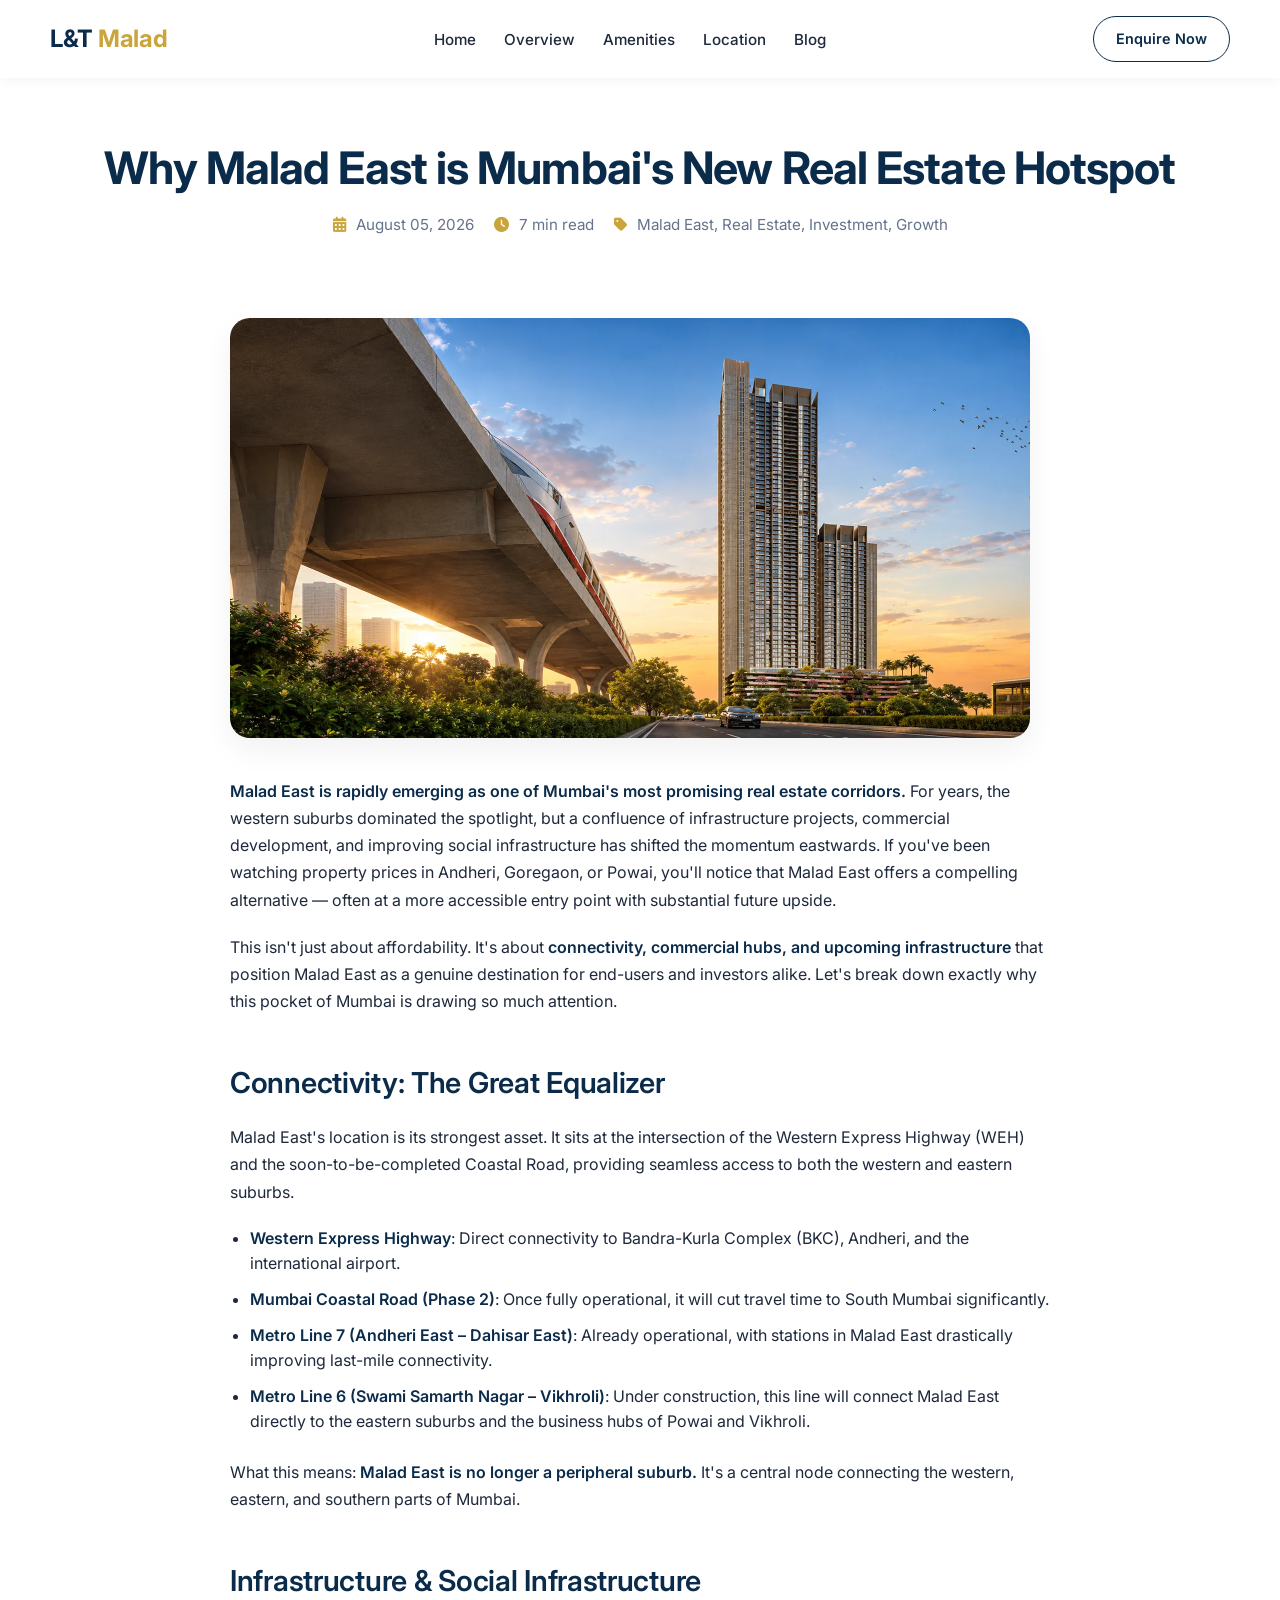
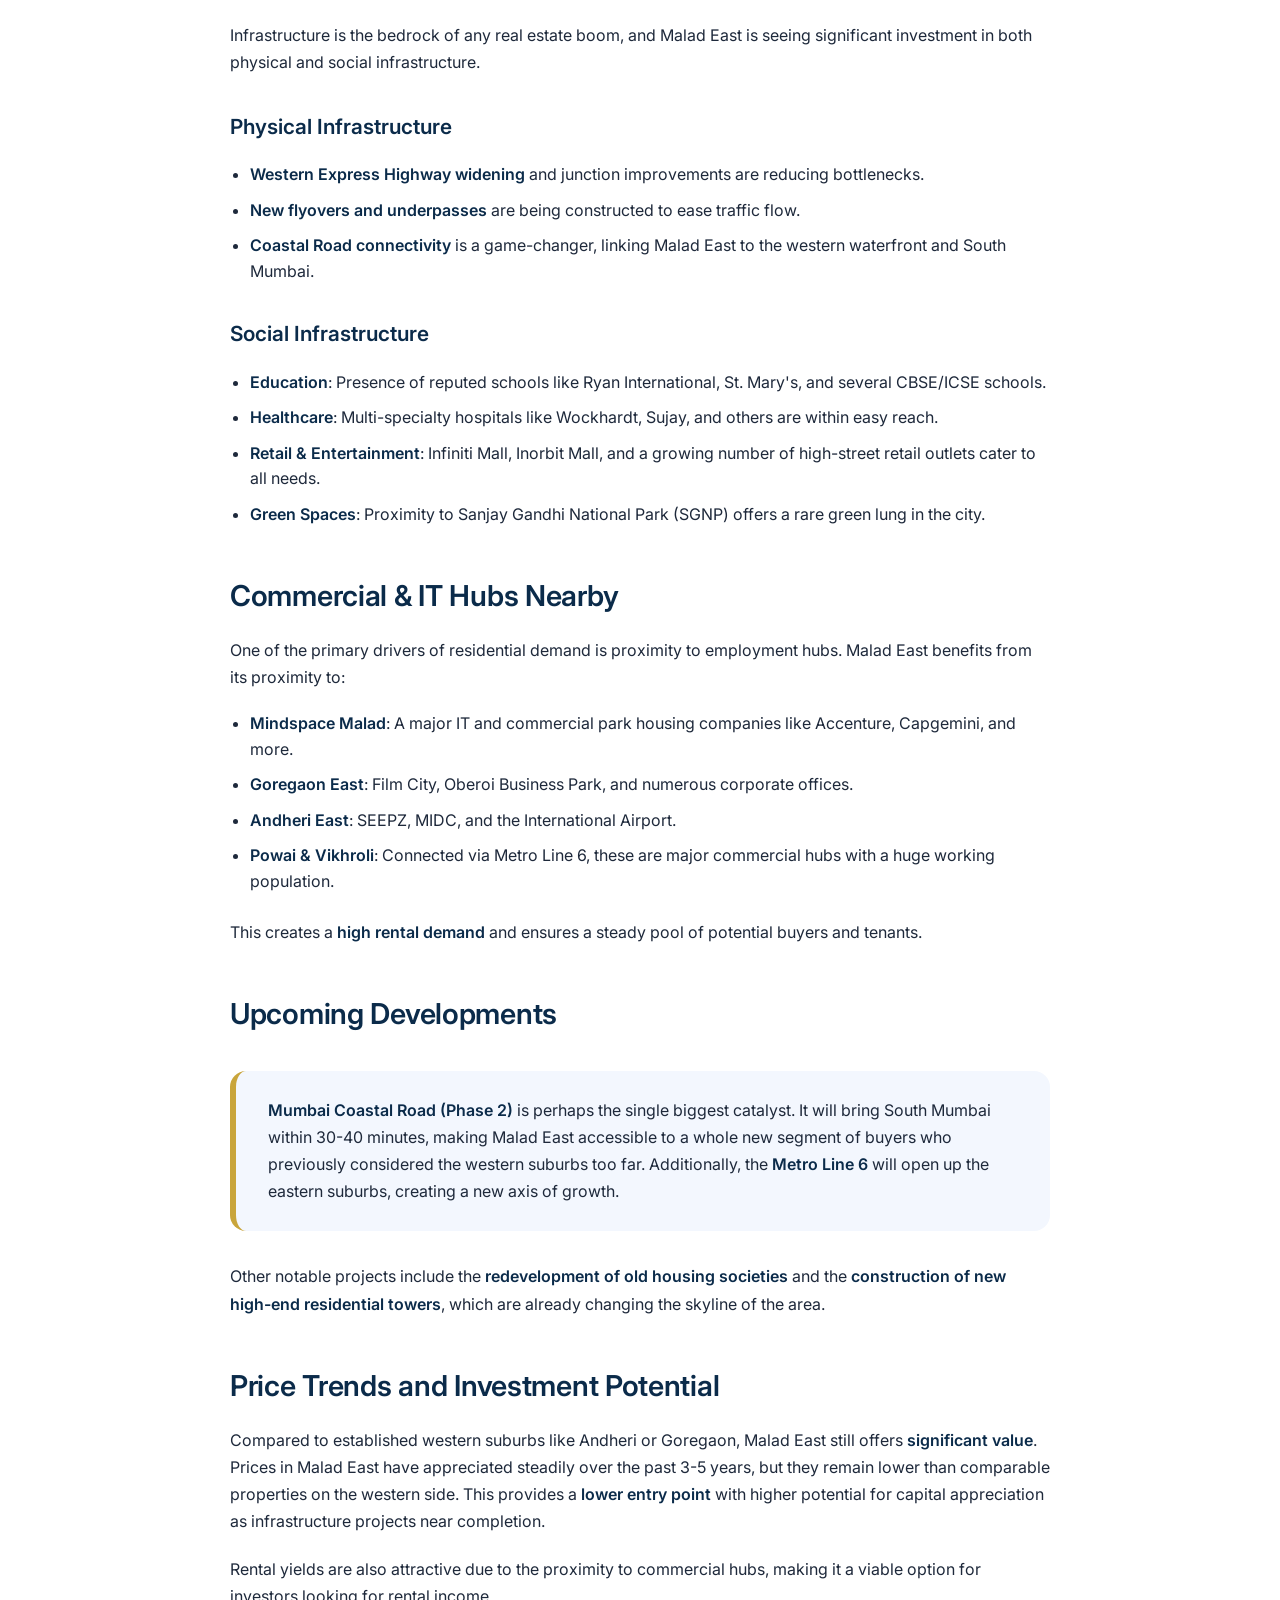
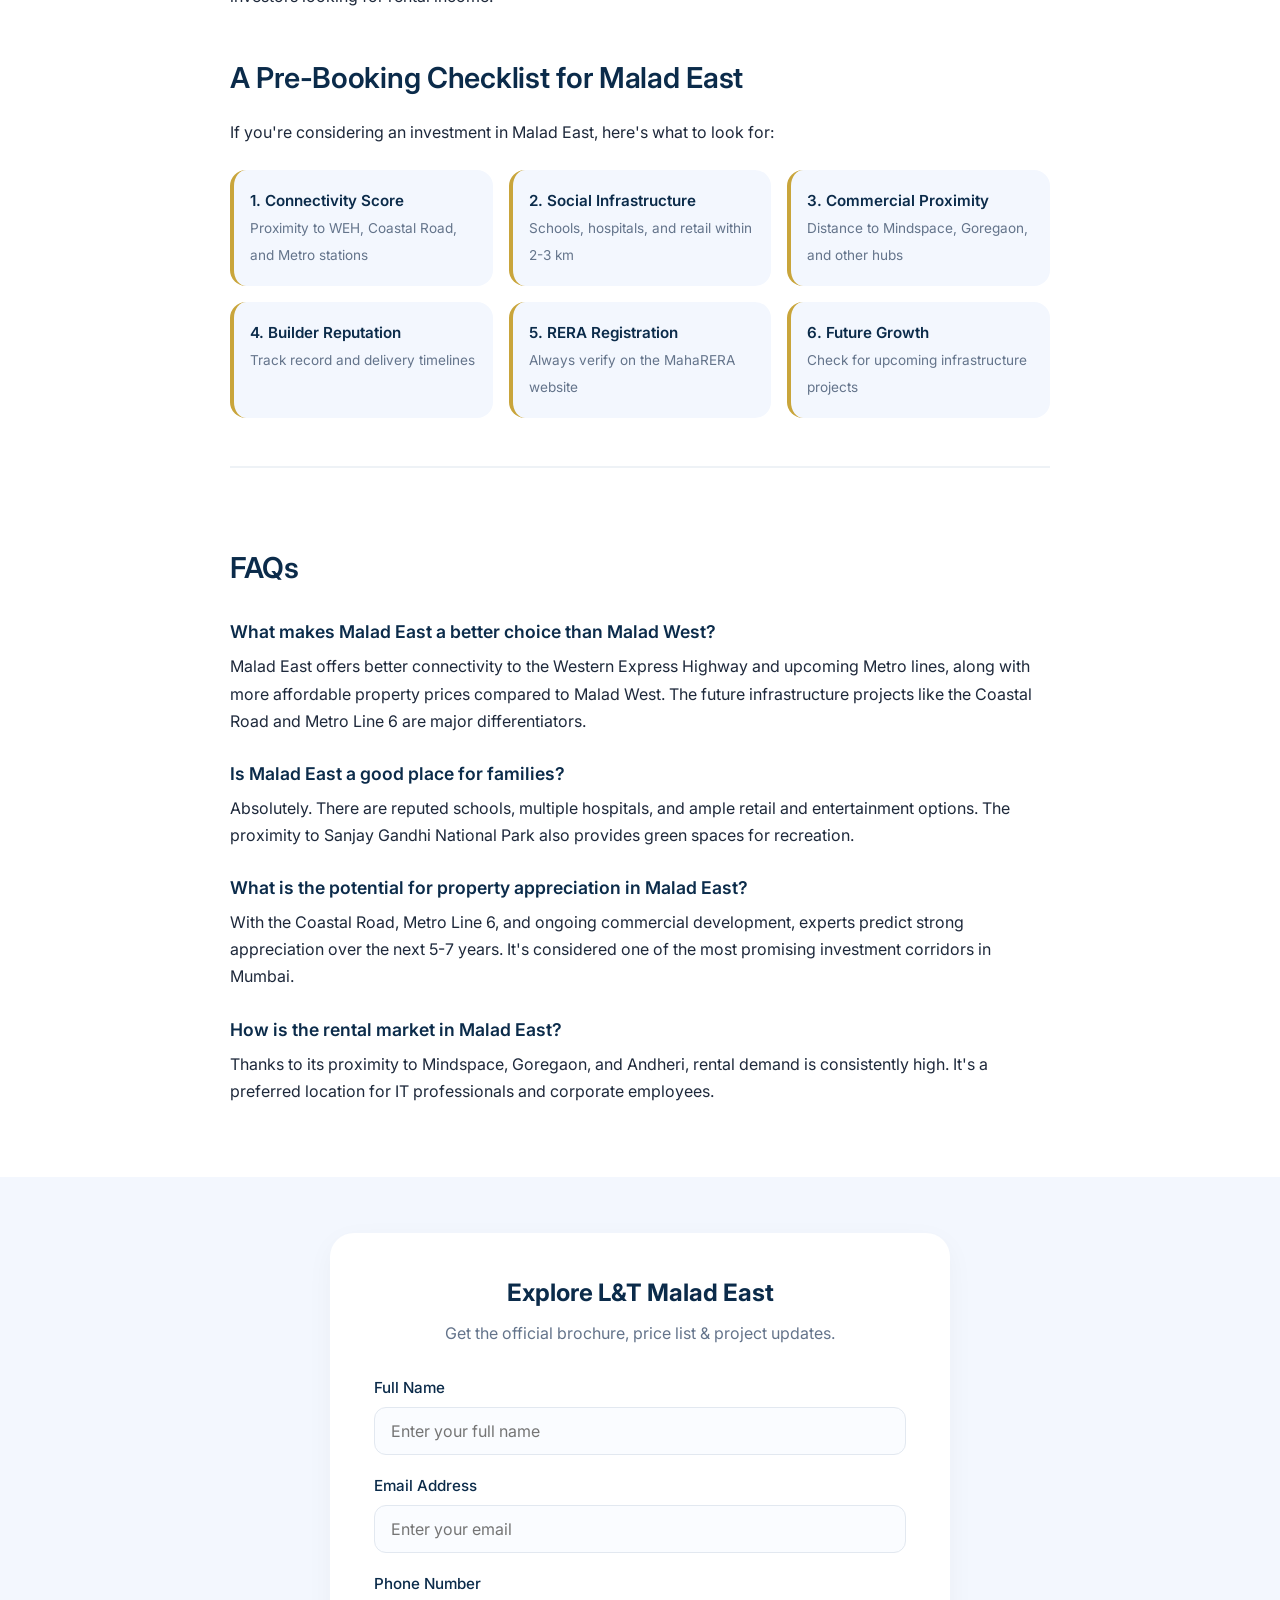
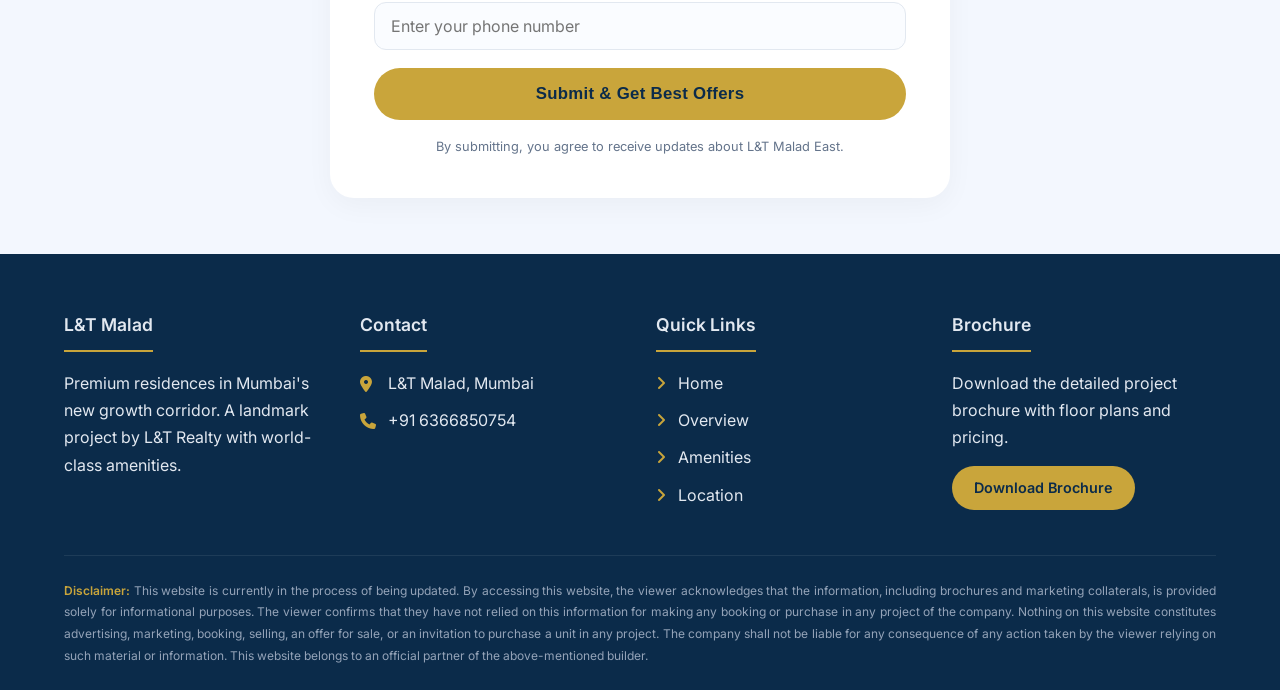
<file: why-malad-east-real-estate-hotspot.html>
<!DOCTYPE html>
<html lang="en">
<head>
  <meta charset="UTF-8" />
  <meta name="viewport" content="width=device-width, initial-scale=1.0" />
  <title>Why Malad East is Mumbai's New Real Estate Hotspot | L&amp;T Malad East</title>
  <meta name="description" content="Discover why Malad East is emerging as Mumbai's top real estate hotspot. Connectivity, infrastructure, social infrastructure, and future growth potential explained." />
  <link rel="canonical" href="https://www.landtmaladeast.com/why-malad-east-real-estate-hotspot.html" />
  <meta name="robots" content="index, follow" />
  
  <!-- Open Graph -->
  <meta property="og:title" content="Why Malad East is Mumbai's New Real Estate Hotspot" />
  <meta property="og:description" content="Discover why Malad East is emerging as Mumbai's top real estate hotspot. Connectivity, infrastructure, social infrastructure, and future growth potential explained." />
  <meta property="og:image" content="https://www.landtmaladeast.com/images/lnt-malad.webp" />
  <meta property="og:url" content="https://www.landtmaladeast.com/why-malad-east-real-estate-hotspot.html" />
  <meta property="og:type" content="article" />
  <meta property="og:site_name" content="L&amp;T Malad East" />
  
  <!-- Twitter -->
  <meta name="twitter:card" content="summary_large_image" />
  <meta name="twitter:title" content="Why Malad East is Mumbai's New Real Estate Hotspot" />
  <meta name="twitter:description" content="Discover why Malad East is emerging as Mumbai's top real estate hotspot. Connectivity, infrastructure, social infrastructure, and future growth potential explained." />
  <meta name="twitter:image" content="https://www.landtmaladeast.com/images/lnt-malad.webp" />
  
  <!-- Schema: Article -->
  <script type="application/ld+json">
    {
      "@context": "https://schema.org",
      "@type": "Article",
      "headline": "Why Malad East is Mumbai's New Real Estate Hotspot",
      "description": "Discover why Malad East is emerging as Mumbai's top real estate hotspot. Connectivity, infrastructure, social infrastructure, and future growth potential explained.",
      "image": "https://www.landtmaladeast.com/images/lnt-malad.webp",
      "author": {
        "@type": "Organization",
        "name": "L&amp;T Malad East",
        "url": "https://www.landtmaladeast.com/"
      },
      "datePublished": "2026-08-05",
      "dateModified": "2026-08-05",
      "publisher": {
        "@type": "Organization",
        "name": "L&amp;T Malad East",
        "logo": {
          "@type": "ImageObject",
          "url": "https://www.landtmaladeast.com/lnt-images/logo.png"
        }
      },
      "mainEntityOfPage": {
        "@type": "WebPage",
        "@id": "https://www.landtmaladeast.com/why-malad-east-real-estate-hotspot.html"
      }
    }
  </script>
  
  <!-- Schema: Breadcrumb -->
  <script type="application/ld+json">
    {
      "@context": "https://schema.org",
      "@type": "BreadcrumbList",
      "itemListElement": [
        { "@type": "ListItem", "position": 1, "name": "Home", "item": "https://www.landtmaladeast.com" },
        { "@type": "ListItem", "position": 2, "name": "Blog", "item": "https://www.landtmaladeast.com/why-malad-east-real-estate-hotspot.html" }
      ]
    }
  </script>
  
  <!-- Preconnect & Fonts -->
  <link rel="preconnect" href="https://fonts.googleapis.com" />
  <link rel="preconnect" href="https://fonts.gstatic.com" crossorigin />
  <link rel="stylesheet" href="https://cdnjs.cloudflare.com/ajax/libs/font-awesome/6.4.0/css/all.min.css" />
  <link href="https://fonts.googleapis.com/css2?family=Inter:opsz,wght@14..32,300;14..32,400;14..32,500;14..32,600;14..32,700&display=swap" rel="stylesheet" />
  
  <style>
    * { margin:0; padding:0; box-sizing:border-box; }
    body {
      font-family: 'Inter', sans-serif;
      line-height:1.7;
      color:#1e293b;
      background:#fafcff;
    }
    a { text-decoration:none; color:inherit; }
    ul { list-style:none; }
    .container { max-width:1200px; margin:0 auto; padding:0 24px; }
    
    /* header */
    header {
      background:#fff;
      box-shadow:0 4px 12px rgba(0,0,0,0.04);
      position:sticky;
      top:0;
      z-index:100;
    }
    .header-container {
      display:flex;
      justify-content:space-between;
      align-items:center;
      padding:16px 10px;
    }
    .logo-text {
      font-size:24px;
      font-weight:700;
      color:#0b2b4a;
      letter-spacing:-0.3px;
    }
    .logo-text span { color:#c9a53b; }
    .nav-menu {
      display:flex;
      align-items:center;
      gap:28px;
    }
    .nav-menu a {
      font-weight:500;
      font-size:0.95rem;
      color:#1e293b;
      transition:color 0.2s;
    }
    .nav-menu a:hover { color:#c9a53b; }
    .btn {
      display:inline-block;
      padding:10px 22px;
      border-radius:40px;
      font-weight:600;
      font-size:0.9rem;
      transition:0.25s;
      cursor:pointer;
      border:none;
    }
    .btn-outline {
      background:transparent;
      border:1.5px solid #0b2b4a;
      color:#0b2b4a;
    }
    .btn-outline:hover {
      background:#0b2b4a;
      color:#fff;
    }
    .btn-gold {
      background:#c9a53b;
      color:#0b2b4a;
    }
    .btn-gold:hover {
      background:#b8922f;
      transform:translateY(-2px);
      box-shadow:0 8px 18px rgba(201,165,59,0.25);
    }
    .mobile-menu-btn {
      display:none;
      font-size:26px;
      color:#0b2b4a;
      cursor:pointer;
    }
    .menu-overlay {
      position:fixed;
      inset:0;
      background:rgba(0,0,0,0.3);
      z-index:98;
      opacity:0;
      visibility:hidden;
      transition:0.25s;
    }
    .menu-overlay.active { opacity:1; visibility:visible; }
    .mobile-header-buttons {
      display:none;
      flex-direction:column;
      gap:14px;
      width:100%;
      margin-top:30px;
    }
    
    /* blog */
    .blog-article {
      padding:64px 0 48px;
      background:#fff;
    }
    .blog-header {
      text-align:center;
      margin-bottom:48px;
    }
    .blog-header h1 {
      font-size:2.8rem;
      font-weight:700;
      color:#0b2b4a;
      line-height:1.2;
      letter-spacing:-0.02em;
      margin-bottom:16px;
    }
    .blog-header .meta {
      color:#64748b;
      font-size:0.95rem;
      display:flex;
      flex-wrap:wrap;
      justify-content:center;
      gap:20px;
    }
    .blog-header .meta i {
      margin-right:6px;
      color:#c9a53b;
    }
    .blog-content {
      max-width:820px;
      margin:0 auto;
    }
    .blog-content h2 {
      font-size:1.8rem;
      font-weight:600;
      color:#0b2b4a;
      margin:44px 0 16px;
      letter-spacing:-0.01em;
    }
    .blog-content h3 {
      font-size:1.3rem;
      font-weight:600;
      color:#0b2b4a;
      margin:32px 0 12px;
    }
    .blog-content p { margin-bottom:20px; color:#1e293b; }
    .blog-content strong { color:#0b2b4a; font-weight:600; }
    .blog-content ul {
      margin:18px 0 24px 20px;
    }
    .blog-content ul li {
      list-style:disc;
      margin-bottom:10px;
      line-height:1.6;
    }
    .blog-content .highlight-box {
      background:#f3f7fe;
      padding:26px 32px;
      border-radius:16px;
      margin:32px 0;
      border-left:6px solid #c9a53b;
    }
    .blog-content .highlight-box strong { color:#0b2b4a; }
    .blog-content img {
      max-width:100%;
      height:auto;
      border-radius:20px;
      margin:32px 0;
      box-shadow:0 12px 30px rgba(0,0,0,0.06);
    }
    .blog-cta {
      text-align:center;
      background:#f3f7fe;
      padding:44px 32px;
      border-radius:24px;
      margin:52px 0 24px;
    }
    .blog-cta h3 {
      font-size:1.7rem;
      color:#0b2b4a;
      margin-bottom:14px;
    }
    .blog-cta .btn {
      background:#c9a53b;
      color:#0b2b4a;
      font-weight:700;
      padding:14px 42px;
      border-radius:60px;
      font-size:1rem;
    }
    .blog-cta .btn:hover {
      background:#b8922f;
      transform:translateY(-3px);
    }

    /* checklist grid */
    .checklist-grid {
      display:grid;
      grid-template-columns:repeat(auto-fit,minmax(200px,1fr));
      gap:16px;
      margin:24px 0 32px;
    }
    .checklist-card {
      background:#f3f7fe;
      padding:18px 16px;
      border-radius:16px;
      border-left:4px solid #c9a53b;
    }
    .checklist-card span {
      font-weight:600;
      color:#0b2b4a;
      display:block;
      font-size:0.95rem;
    }
    .checklist-card small {
      color:#64748b;
      font-size:0.85rem;
    }

    /* FAQ */
    .faq-section {
      margin-top:48px;
      padding-top:32px;
      border-top:2px solid #eef2f6;
    }
    .faq-section h2 {
      font-size:1.8rem;
      font-weight:600;
      color:#0b2b4a;
      margin-bottom:24px;
    }
    .faq-item {
      margin-bottom:24px;
    }
    .faq-item h4 {
      font-size:1.1rem;
      font-weight:600;
      color:#0b2b4a;
      margin-bottom:6px;
    }
    .faq-item p {
      margin-bottom:8px;
      color:#1e293b;
    }
    
    /* form */
    .enquiry-form-section {
      background:#f3f7fe;
      padding:56px 0;
    }
    .enquiry-form-section .form-box {
      max-width:620px;
      margin:0 auto;
      background:#fff;
      padding:40px 44px;
      border-radius:24px;
      box-shadow:0 8px 28px rgba(0,0,0,0.04);
    }
    .enquiry-form-section h2 {
      text-align:center;
      color:#0b2b4a;
      margin-bottom:6px;
      font-weight:700;
    }
    .enquiry-form-section .sub-head {
      text-align:center;
      color:#64748b;
      margin-bottom:28px;
    }
    .form-group {
      margin-bottom:18px;
    }
    .form-group label {
      display:block;
      font-weight:500;
      margin-bottom:6px;
      color:#0b2b4a;
      font-size:0.95rem;
    }
    .form-group input {
      width:100%;
      padding:13px 16px;
      border:1.5px solid #e2e8f0;
      border-radius:12px;
      font-size:1rem;
      font-family:'Inter',sans-serif;
      background:#fafcff;
      transition:0.2s;
    }
    .form-group input:focus {
      outline:none;
      border-color:#c9a53b;
      box-shadow:0 0 0 4px rgba(201,165,59,0.12);
    }
    .btn-submit {
      width:100%;
      padding:16px;
      background:#c9a53b;
      color:#0b2b4a;
      border:none;
      border-radius:60px;
      font-weight:700;
      font-size:1.05rem;
      cursor:pointer;
      transition:0.25s;
      letter-spacing:0.3px;
    }
    .btn-submit:hover {
      background:#b8922f;
      transform:translateY(-2px);
      box-shadow:0 8px 20px rgba(201,165,59,0.25);
    }
    
    /* footer */
    footer {
      background:#0b2b4a;
      color:#e2e8f0;
      padding:56px 0 24px;
    }
    .footer-content {
      display:grid;
      grid-template-columns:repeat(auto-fit,minmax(200px,1fr));
      gap:32px;
      margin-bottom:36px;
    }
    .footer-column h3 {
      font-size:1.1rem;
      font-weight:600;
      margin-bottom:18px;
      padding-bottom:10px;
      border-bottom:2px solid #c9a53b;
      display:inline-block;
    }
    .footer-column ul li {
      margin-bottom:10px;
      display:flex;
      align-items:center;
      gap:10px;
    }
    .footer-column ul li i {
      color:#c9a53b;
      width:18px;
    }
    .footer-disclaimer {
      border-top:1px solid rgba(255,255,255,0.08);
      padding-top:24px;
      margin-top:12px;
    }
    .disclaimer-text {
      color:#94a3b8;
      font-size:0.75rem;
      line-height:1.8;
      text-align:justify;
    }
    .disclaimer-text strong { color:#c9a53b; font-weight:600; }
    
    /* responsive */
    @media (max-width:992px) {
      .nav-menu {
        position:fixed;
        top:0;
        left:-100%;
        width:78%;
        height:100vh;
        background:#fff;
        flex-direction:column;
        padding:80px 28px 30px;
        transition:0.3s;
        box-shadow:0 4px 24px rgba(0,0,0,0.06);
        z-index:99;
        gap:8px;
      }
      .nav-menu.active { left:0; }
      .nav-menu a {
        display:block;
        padding:12px 0;
        border-bottom:1px solid #f1f5f9;
        width:100%;
      }
      .mobile-menu-btn { display:block; }
      .header-buttons { display:none; }
      .mobile-header-buttons { display:flex; }
      .mobile-header-buttons .btn { width:100%; text-align:center; }
    }
    @media (max-width:768px) {
      .blog-header h1 { font-size:2rem; }
      .blog-content h2 { font-size:1.5rem; }
      .blog-content h3 { font-size:1.1rem; }
      .blog-cta { padding:30px 18px; }
      .blog-cta h3 { font-size:1.3rem; }
      .enquiry-form-section .form-box { padding:28px 20px; }
      .checklist-grid { grid-template-columns:1fr 1fr; }
    }

    /* Bold links style - NO UNDERLINE */
    .blog-content a, .faq-item a, .highlight-box a {
      font-weight: 700;
      color: #0b2b4a;
      text-decoration: none;
    }
    .blog-content a:hover, .faq-item a:hover, .highlight-box a:hover {
      color: #c9a53b;
    }
  </style>
</head>
<body>

<!-- header -->
<header>
  <div class="container header-container">
    <div class="logo-text">L&amp;T <span>Malad</span></div>
    <ul class="nav-menu" id="nav-menu">
      <li><a href="https://www.landtmaladeast.com/">Home</a></li>
      <li><a href="https://www.landtmaladeast.com/#overview">Overview</a></li>
      <li><a href="https://www.landtmaladeast.com/#amenities">Amenities</a></li>
      <li><a href="https://www.landtmaladeast.com/#location">Location</a></li>
      <li><a href="https://www.landtmaladeast.com/#blog">Blog</a></li>
      <div class="mobile-header-buttons">
        <a href="#enquiry-form" class="btn btn-outline">Enquire Now</a>
      </div>
    </ul>
    <div class="header-buttons">
      <a href="#enquiry-form" class="btn btn-outline">Enquire Now</a>
    </div>
    <div class="mobile-menu-btn" id="mobile-menu-btn">
      <i class="fas fa-bars"></i>
    </div>
  </div>
</header>
<div class="menu-overlay" id="menu-overlay"></div>

<!-- blog article -->
<section class="blog-article">
  <div class="container">
    <div class="blog-header">
      <h1>Why Malad East is Mumbai's New Real Estate Hotspot</h1>
      <div class="meta">
        <span><i class="fas fa-calendar-alt"></i> August 05, 2026</span>
        <span><i class="fas fa-clock"></i> 7 min read</span>
        <span><i class="fas fa-tag"></i> Malad East, Real Estate, Investment, Growth</span>
      </div>
    </div>

    <div class="blog-content">
      <img src="images/lnt-malad.webp" alt="Malad East skyline and infrastructure" width="800" height="450" loading="lazy" />

      <p><strong>Malad East is rapidly emerging as one of Mumbai's most promising real estate corridors.</strong> For years, the western suburbs dominated the spotlight, but a confluence of infrastructure projects, commercial development, and improving social infrastructure has shifted the momentum eastwards. If you've been watching property prices in Andheri, Goregaon, or Powai, you'll notice that Malad East offers a compelling alternative — often at a more accessible entry point with substantial future upside.</p>

      <p>This isn't just about affordability. It's about <strong>connectivity, commercial hubs, and upcoming infrastructure</strong> that position Malad East as a genuine destination for end-users and investors alike. Let's break down exactly why this pocket of Mumbai is drawing so much attention.</p>

      <h2>Connectivity: The Great Equalizer</h2>
      <p>Malad East's location is its strongest asset. It sits at the intersection of the Western Express Highway (WEH) and the soon-to-be-completed Coastal Road, providing seamless access to both the western and eastern suburbs.</p>
      <ul>
        <li><strong>Western Express Highway</strong>: Direct connectivity to Bandra-Kurla Complex (BKC), Andheri, and the international airport.</li>
        <li><strong>Mumbai Coastal Road (Phase 2)</strong>: Once fully operational, it will cut travel time to South Mumbai significantly.</li>
        <li><strong>Metro Line 7 (Andheri East – Dahisar East)</strong>: Already operational, with stations in Malad East drastically improving last-mile connectivity.</li>
        <li><strong>Metro Line 6 (Swami Samarth Nagar – Vikhroli)</strong>: Under construction, this line will connect Malad East directly to the eastern suburbs and the business hubs of Powai and Vikhroli.</li>
      </ul>
      <p>What this means: <strong>Malad East is no longer a peripheral suburb.</strong> It's a central node connecting the western, eastern, and southern parts of Mumbai.</p>

      <h2>Infrastructure &amp; Social Infrastructure</h2>
      <p>Infrastructure is the bedrock of any real estate boom, and Malad East is seeing significant investment in both physical and social infrastructure.</p>

      <h3>Physical Infrastructure</h3>
      <ul>
        <li><strong>Western Express Highway widening</strong> and junction improvements are reducing bottlenecks.</li>
        <li><strong>New flyovers and underpasses</strong> are being constructed to ease traffic flow.</li>
        <li><strong>Coastal Road connectivity</strong> is a game-changer, linking Malad East to the western waterfront and South Mumbai.</li>
      </ul>

      <h3>Social Infrastructure</h3>
      <ul>
        <li><strong>Education</strong>: Presence of reputed schools like Ryan International, St. Mary's, and several CBSE/ICSE schools.</li>
        <li><strong>Healthcare</strong>: Multi-specialty hospitals like Wockhardt, Sujay, and others are within easy reach.</li>
        <li><strong>Retail &amp; Entertainment</strong>: Infiniti Mall, Inorbit Mall, and a growing number of high-street retail outlets cater to all needs.</li>
        <li><strong>Green Spaces</strong>: Proximity to Sanjay Gandhi National Park (SGNP) offers a rare green lung in the city.</li>
      </ul>

      <h2>Commercial &amp; IT Hubs Nearby</h2>
      <p>One of the primary drivers of residential demand is proximity to employment hubs. Malad East benefits from its proximity to:</p>
      <ul>
        <li><strong>Mindspace Malad</strong>: A major IT and commercial park housing companies like Accenture, Capgemini, and more.</li>
        <li><strong>Goregaon East</strong>: Film City, Oberoi Business Park, and numerous corporate offices.</li>
        <li><strong>Andheri East</strong>: SEEPZ, MIDC, and the International Airport.</li>
        <li><strong>Powai &amp; Vikhroli</strong>: Connected via Metro Line 6, these are major commercial hubs with a huge working population.</li>
      </ul>
      <p>This creates a <strong>high rental demand</strong> and ensures a steady pool of potential buyers and tenants.</p>

      <h2>Upcoming Developments</h2>
      <div class="highlight-box">
        <strong>Mumbai Coastal Road (Phase 2)</strong> is perhaps the single biggest catalyst. It will bring South Mumbai within 30-40 minutes, making Malad East accessible to a whole new segment of buyers who previously considered the western suburbs too far. Additionally, the <strong>Metro Line 6</strong> will open up the eastern suburbs, creating a new axis of growth.
      </div>
      <p>Other notable projects include the <strong>redevelopment of old housing societies</strong> and the <strong>construction of new high-end residential towers</strong>, which are already changing the skyline of the area.</p>

      <h2>Price Trends and Investment Potential</h2>
      <p>Compared to established western suburbs like Andheri or Goregaon, Malad East still offers <strong>significant value</strong>. Prices in Malad East have appreciated steadily over the past 3-5 years, but they remain lower than comparable properties on the western side. This provides a <strong>lower entry point</strong> with higher potential for capital appreciation as infrastructure projects near completion.</p>
      <p>Rental yields are also attractive due to the proximity to commercial hubs, making it a viable option for investors looking for rental income.</p>

      <h2>A Pre-Booking Checklist for Malad East</h2>
      <p>If you're considering an investment in Malad East, here's what to look for:</p>
      <div class="checklist-grid">
        <div class="checklist-card">
          <span>1. Connectivity Score</span>
          <small>Proximity to WEH, Coastal Road, and Metro stations</small>
        </div>
        <div class="checklist-card">
          <span>2. Social Infrastructure</span>
          <small>Schools, hospitals, and retail within 2-3 km</small>
        </div>
        <div class="checklist-card">
          <span>3. Commercial Proximity</span>
          <small>Distance to Mindspace, Goregaon, and other hubs</small>
        </div>
        <div class="checklist-card">
          <span>4. Builder Reputation</span>
          <small>Track record and delivery timelines</small>
        </div>
        <div class="checklist-card">
          <span>5. RERA Registration</span>
          <small>Always verify on the MahaRERA website</small>
        </div>
        <div class="checklist-card">
          <span>6. Future Growth</span>
          <small>Check for upcoming infrastructure projects</small>
        </div>
      </div>

      <!-- FAQ Section -->
      <div class="faq-section">
        <h2>FAQs</h2>

        <div class="faq-item">
          <h4>What makes Malad East a better choice than Malad West?</h4>
          <p>Malad East offers better connectivity to the Western Express Highway and upcoming Metro lines, along with more affordable property prices compared to Malad West. The future infrastructure projects like the Coastal Road and Metro Line 6 are major differentiators.</p>
        </div>

        <div class="faq-item">
          <h4>Is Malad East a good place for families?</h4>
          <p>Absolutely. There are reputed schools, multiple hospitals, and ample retail and entertainment options. The proximity to Sanjay Gandhi National Park also provides green spaces for recreation.</p>
        </div>

        <div class="faq-item">
          <h4>What is the potential for property appreciation in Malad East?</h4>
          <p>With the Coastal Road, Metro Line 6, and ongoing commercial development, experts predict strong appreciation over the next 5-7 years. It's considered one of the most promising investment corridors in Mumbai.</p>
        </div>

        <div class="faq-item">
          <h4>How is the rental market in Malad East?</h4>
          <p>Thanks to its proximity to Mindspace, Goregaon, and Andheri, rental demand is consistently high. It's a preferred location for IT professionals and corporate employees.</p>
        </div>
      </div>
    </div>
  </div>
</section>

<!-- enquiry form -->
<section id="enquiry-form" class="enquiry-form-section">
  <div class="container">
    <div class="form-box">
      <h2>Explore L&amp;T Malad East</h2>
      <p class="sub-head">Get the official brochure, price list &amp; project updates.</p>
      <form id="blog-enquiry-form" action="send-email.php" method="POST">
        <input type="hidden" name="project" value="L&amp;T Malad East - Hotspot Blog" />
        <div class="form-group">
          <label for="name">Full Name</label>
          <input type="text" id="name" name="name" placeholder="Enter your full name" required />
        </div>
        <div class="form-group">
          <label for="email">Email Address</label>
          <input type="email" id="email" name="email" placeholder="Enter your email" required />
        </div>
        <div class="form-group">
          <label for="phone">Phone Number</label>
          <input type="tel" id="phone_number" name="phone_number" placeholder="Enter your phone number" required />
        </div>
        <button type="submit" class="btn-submit">Submit &amp; Get Best Offers</button>
      </form>
      <p style="font-size:0.8rem;color:#64748b;margin-top:16px;text-align:center;">By submitting, you agree to receive updates about L&amp;T Malad East.</p>
    </div>
  </div>
</section>

<!-- footer -->
<footer>
  <div class="container">
    <div class="footer-content">
      <div class="footer-column">
        <h3>L&amp;T Malad</h3>
        <p>Premium residences in Mumbai's new growth corridor. A landmark project by L&amp;T Realty with world-class amenities.</p>
      </div>
      <div class="footer-column">
        <h3>Contact</h3>
        <ul>
          <li><i class="fas fa-map-marker-alt"></i>L&amp;T Malad, Mumbai</li>
          <li><i class="fas fa-phone"></i> +91 6366850754</li>
        </ul>
      </div>
      <div class="footer-column">
        <h3>Quick Links</h3>
        <ul>
          <li><a href="https://www.landtmaladeast.com/"><i class="fas fa-angle-right"></i> Home</a></li>
          <li><a href="https://www.landtmaladeast.com/#overview"><i class="fas fa-angle-right"></i> Overview</a></li>
          <li><a href="https://www.landtmaladeast.com/#amenities"><i class="fas fa-angle-right"></i> Amenities</a></li>
          <li><a href="https://www.landtmaladeast.com/#location"><i class="fas fa-angle-right"></i> Location</a></li>
        </ul>
      </div>
      <div class="footer-column">
        <h3>Brochure</h3>
        <p>Download the detailed project brochure with floor plans and pricing.</p>
        <a href="#" class="btn btn-gold" style="margin-top:14px;display:inline-block;">Download Brochure</a>
      </div>
    </div>
    <div class="footer-disclaimer">
      <div class="disclaimer-text">
        <strong>Disclaimer:</strong> This website is currently in the process of being updated. By accessing this website, the viewer acknowledges that the information, including brochures and marketing collaterals, is provided solely for informational purposes. The viewer confirms that they have not relied on this information for making any booking or purchase in any project of the company. Nothing on this website constitutes advertising, marketing, booking, selling, an offer for sale, or an invitation to purchase a unit in any project. The company shall not be liable for any consequence of any action taken by the viewer relying on such material or information. This website belongs to an official partner of the above-mentioned builder.
      </div>
    </div>
  </div>
</footer>

<!-- mobile menu toggle -->
<script>
  (function() {
    const btn = document.getElementById('mobile-menu-btn');
    const menu = document.getElementById('nav-menu');
    const overlay = document.getElementById('menu-overlay');
    const icon = btn.querySelector('i');

    function toggle() {
      menu.classList.toggle('active');
      overlay.classList.toggle('active');
      if (menu.classList.contains('active')) {
        icon.className = 'fas fa-times';
        document.body.style.overflow = 'hidden';
      } else {
        icon.className = 'fas fa-bars';
        document.body.style.overflow = '';
      }
    }
    btn.addEventListener('click', toggle);
    overlay.addEventListener('click', toggle);
    document.querySelectorAll('.nav-menu a').forEach(function(link) {
      link.addEventListener('click', function() {
        if (menu.classList.contains('active')) toggle();
      });
    });
  })();
</script>
</body>
</html>
</file>
